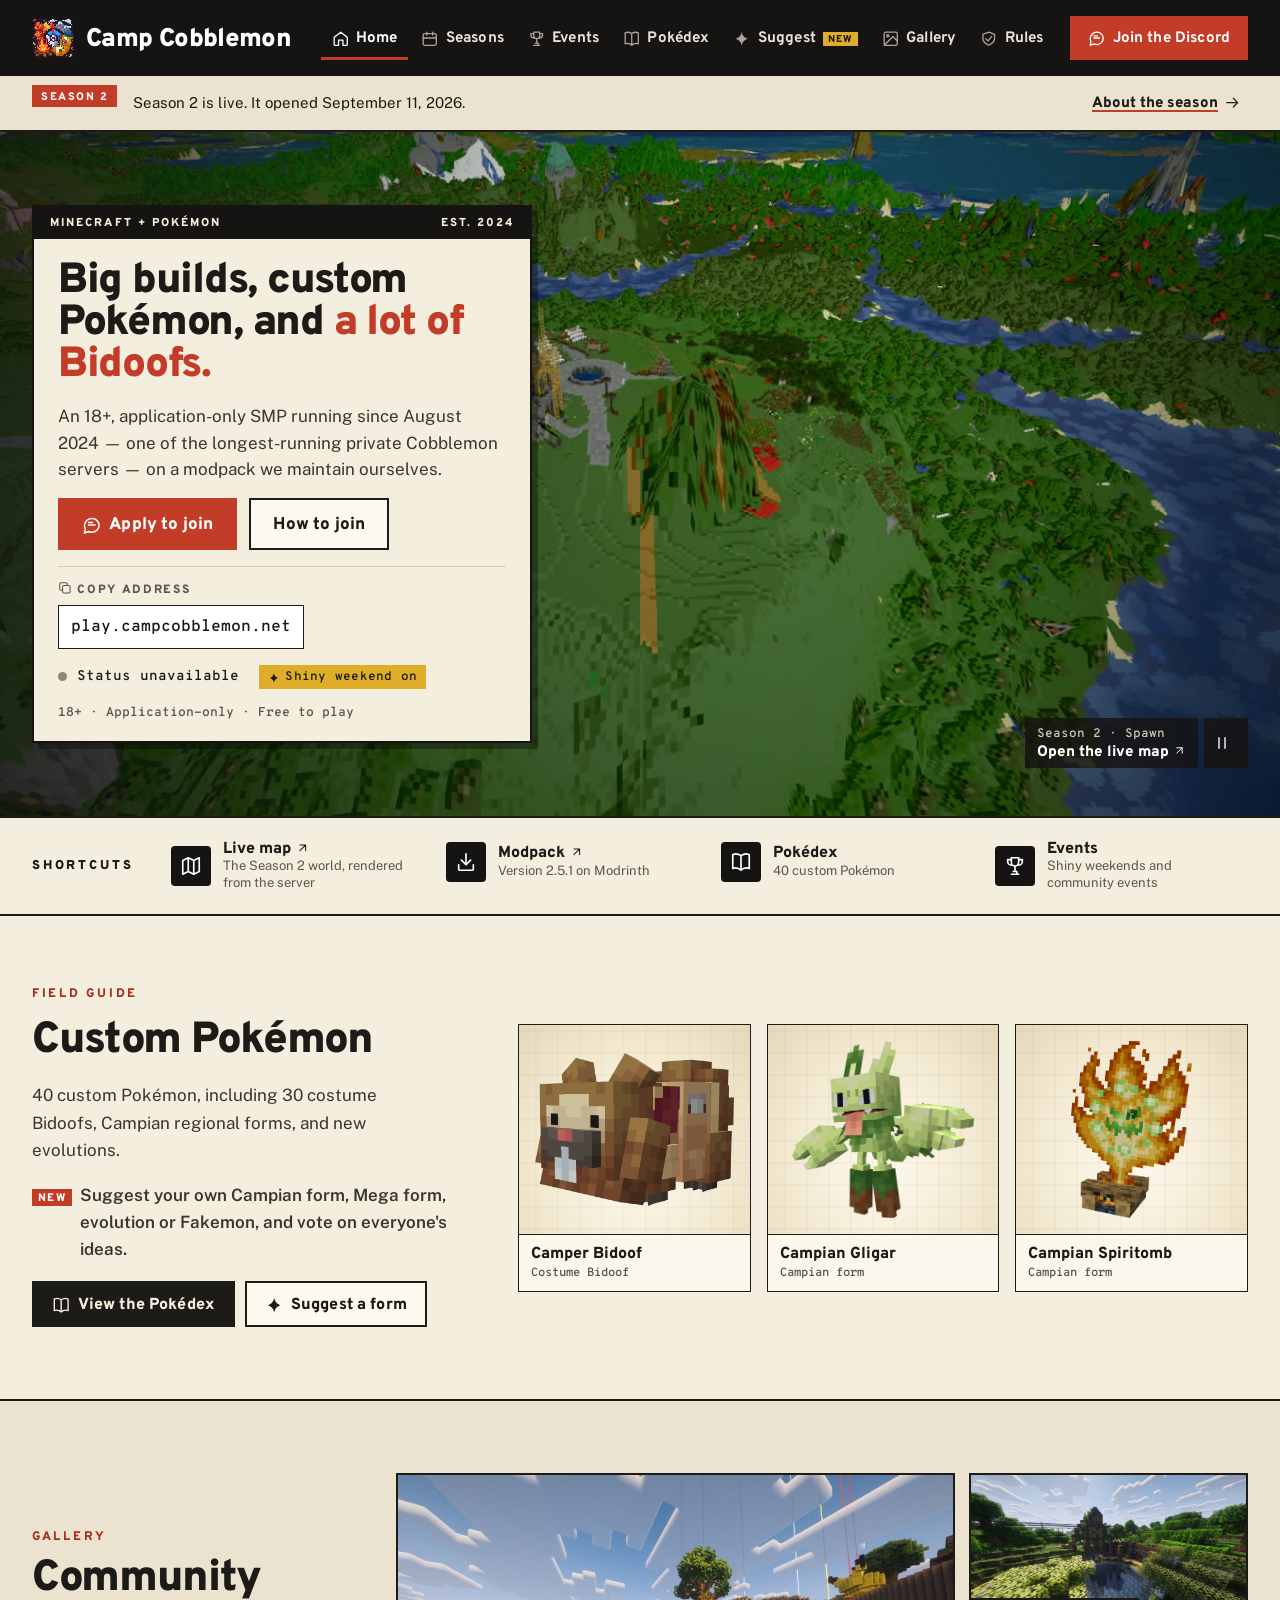
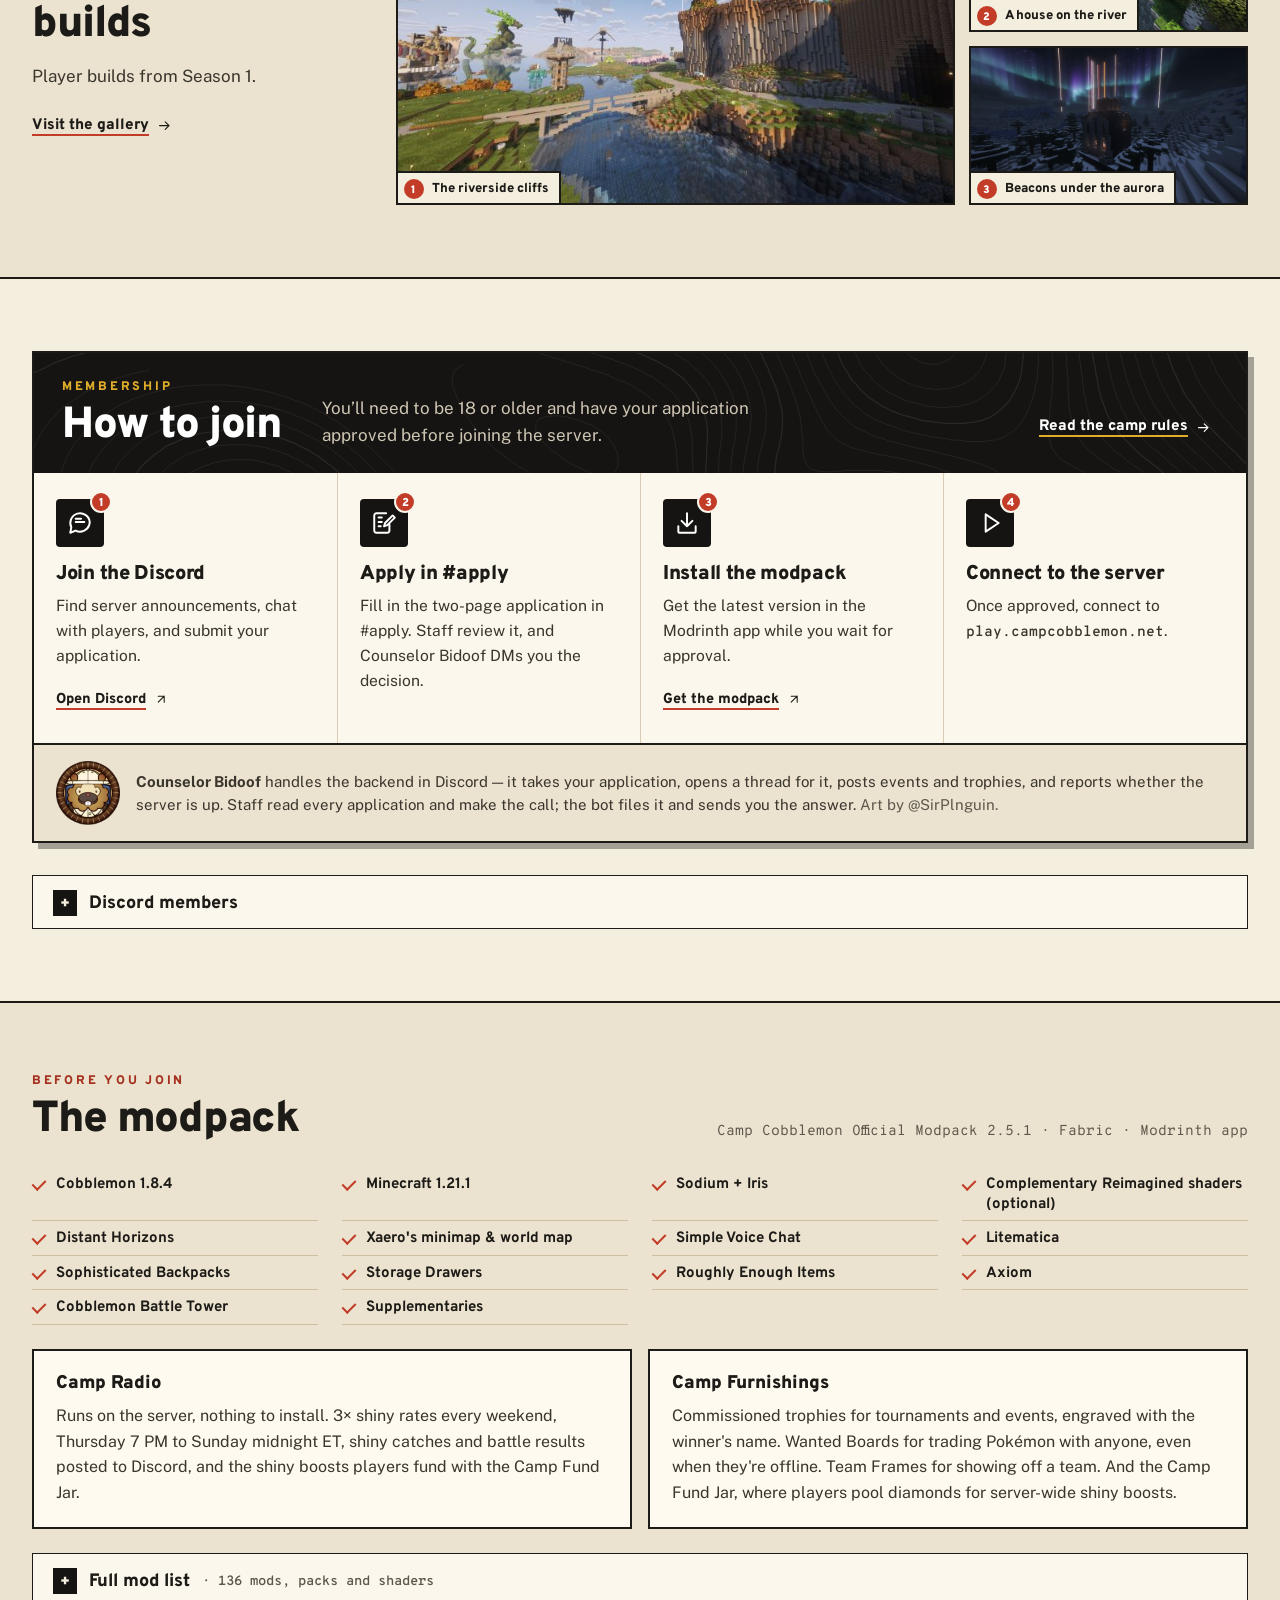
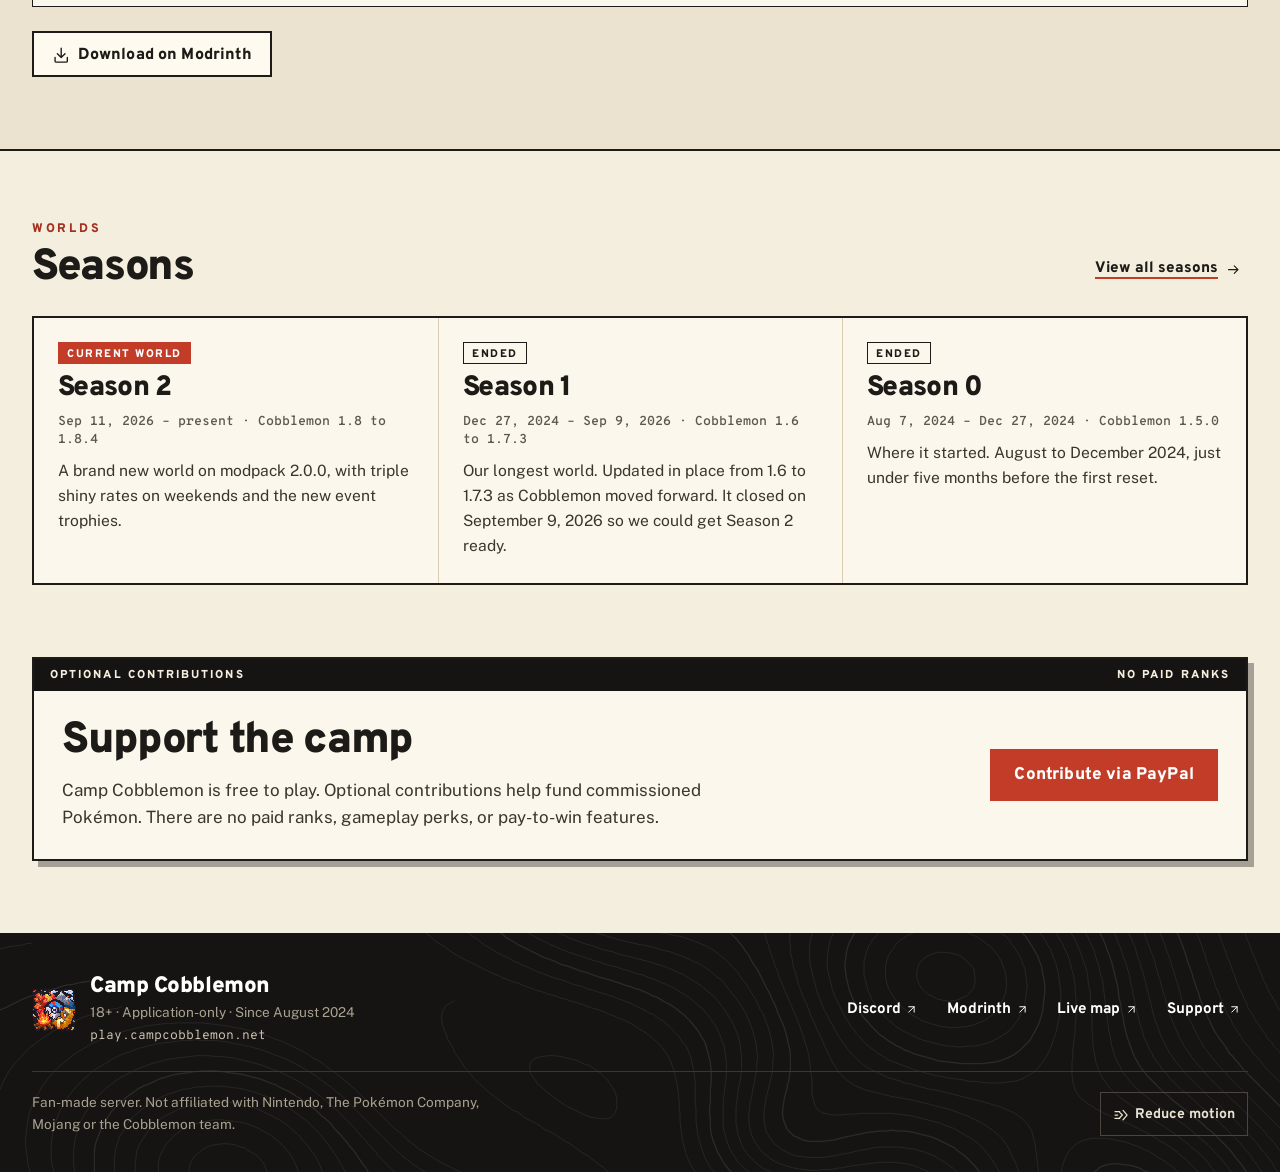
<file: index.html>
<!doctype html>
<html lang="en">
<head>
  <meta charset="utf-8">
  <meta name="viewport" content="width=device-width, initial-scale=1">
  <title>Camp Cobblemon</title>
  <meta name="description" content="Big builds, custom Pokémon, and a lot of Bidoofs. Camp Cobblemon is an 18+, application-only SMP open since August 2024 — one of the longest-running private Cobblemon servers. Season 2 opened September 11, 2026.">
  <meta property="og:site_name" content="Camp Cobblemon">
  <meta property="og:type" content="website">
  <meta property="og:url" content="https://campcobblemon.net/">
  <meta property="og:title" content="Camp Cobblemon">
  <meta property="og:description" content="Big builds, custom Pokémon, and a lot of Bidoofs. 18+, application-only, open since August 2024.">
  <meta property="og:image" content="https://campcobblemon.net/assets/season2/banner.jpg">
  <meta property="og:image:width" content="960">
  <meta property="og:image:height" content="540">
  <meta name="twitter:card" content="summary_large_image">
  <meta name="theme-color" content="#151412">
  <link rel="icon" href="assets/logo.png">
  <link rel="preconnect" href="https://fonts.googleapis.com">
  <link rel="preconnect" href="https://fonts.gstatic.com" crossorigin>
  <link href="https://fonts.googleapis.com/css2?family=Overpass:wght@600;700;800;900&family=Overpass+Mono:wght@500;600&family=Public+Sans:wght@400;500;600;700&display=swap" rel="stylesheet">
  <script>try{document.documentElement.setAttribute("data-motion",matchMedia("(prefers-reduced-motion: reduce)").matches||localStorage.getItem("camp-motion")==="reduced"?"reduced":"full")}catch(e){}</script>
  <link rel="stylesheet" href="site.css?v=ba1707b2">
</head>
<body class="home-page">
<a class="skip-link" href="#main">Skip to content</a>

<header class="site-header">
  <div class="wrap">
    <a class="brand" href="index.html"><img src="assets/logo.png" alt=""><span>Camp Cobblemon</span></a>
    <button class="nav-toggle" type="button" aria-expanded="false" aria-controls="primary-nav" hidden><svg class="icon" aria-hidden="true" focusable="false"><use href="assets/icons.svg#menu"></use></svg>Menu</button>
    <nav class="nav" id="primary-nav" aria-label="Main navigation">
      <a href="index.html" class="active" aria-current="page"><svg class="icon" aria-hidden="true" focusable="false"><use href="assets/icons.svg#home"></use></svg>Home</a>
      <a href="seasons.html"><svg class="icon" aria-hidden="true" focusable="false"><use href="assets/icons.svg#calendar"></use></svg>Seasons</a>
      <a href="events.html"><svg class="icon" aria-hidden="true" focusable="false"><use href="assets/icons.svg#events"></use></svg>Events</a>
      <a href="pokedex.html"><svg class="icon" aria-hidden="true" focusable="false"><use href="assets/icons.svg#book"></use></svg>Pokédex</a>
      <a href="suggest.html"><svg class="icon" aria-hidden="true" focusable="false"><use href="assets/icons.svg#sparkle"></use></svg>Suggest<span class="nav-new" data-new-until="2026-11-21">New</span></a>
      <a href="gallery.html"><svg class="icon" aria-hidden="true" focusable="false"><use href="assets/icons.svg#gallery"></use></svg>Gallery</a>
      <a href="rules.html"><svg class="icon" aria-hidden="true" focusable="false"><use href="assets/icons.svg#shield"></use></svg>Rules</a>
      <a class="btn btn-primary" data-link="discord" href="https://discord.com/invite/fWGNXbbjsd" target="_blank" rel="noopener"><svg class="icon" aria-hidden="true" focusable="false"><use href="assets/icons.svg#chat"></use></svg>Join the Discord</a>
    </nav>
  </div>
</header>

<main id="main" tabindex="-1">

  <aside class="season-announcement" aria-label="Season announcement">
    <div class="wrap">
      <span class="tag">Season 2</span>
      <p data-season-line>Season 2 is live. It opened September 11, 2026.</p>
      <a href="seasons.html#s2">About the season <svg class="icon" aria-hidden="true" focusable="false"><use href="assets/icons.svg#arrow"></use></svg></a>
    </div>
  </aside>

  <section class="hero" aria-labelledby="welcome-heading">
    <video class="hero-landscape" autoplay muted loop playsinline preload="auto" poster="assets/video/s2-flyover-poster.jpg?v=crop72" aria-hidden="true"><source src="assets/video/s2-flyover.mp4?v=crop72" type="video/mp4"></video>
    <div class="wrap hero-inner">
      <div class="hero-panel">
        <p class="panel-hd"><span>Minecraft + Pokémon</span><span>Est. 2024</span></p>
        <div class="hero-copy">
          <h1 id="welcome-heading">Big builds, custom Pokémon, and <span>a lot of Bidoofs.</span></h1>
          <p class="lede">An 18+, application-only SMP running since August 2024&nbsp;— one of the longest-running private Cobblemon servers&nbsp;— on a modpack we maintain ourselves.</p>
          <div class="actions">
            <a class="btn btn-primary btn-lg" data-link="discord" href="https://discord.com/invite/fWGNXbbjsd" target="_blank" rel="noopener"><svg class="icon" aria-hidden="true" focusable="false"><use href="assets/icons.svg#chat"></use></svg>Apply to join</a>
            <a class="btn btn-outline btn-lg" href="#join">How to join</a>
          </div>
          <div class="server-address"><span class="lbl"><svg class="icon" aria-hidden="true" focusable="false"><use href="assets/icons.svg#copy"></use></svg>Copy address</span><button class="mono" data-copy aria-label="Copy server address" title="Copy the server address" data-address>play.campcobblemon.net</button></div>
          <p class="sr-only" id="copy-feedback" role="status"></p>
          <div class="status" id="status" role="status">
            <span class="dot" aria-hidden="true"></span>
            <strong class="status-text">Checking server…</strong>
            <span class="status-players"></span>
            <span class="tag shiny-badge" id="shiny-badge" hidden><svg class="icon" aria-hidden="true" focusable="false"><use href="assets/icons.svg#sparkle"></use></svg>Shiny weekend on</span>
          </div>
          <p class="hero-note">18+ · Application-only · Free to play</p>
        </div>
      </div>
      <div class="hero-tools">
        <a class="landscape-credit" data-link="map" href="https://map.campcobblemon.net" target="_blank" rel="noopener"><span>Season 2 · Spawn</span><strong>Open the live map<svg class="icon trail" aria-hidden="true" focusable="false"><use href="assets/icons.svg#external"></use></svg></strong></a>
        <button class="video-toggle" type="button" data-video-toggle aria-label="Pause the background video" hidden><svg class="icon" aria-hidden="true" focusable="false"><use href="assets/icons.svg#pause"></use></svg></button>
      </div>
    </div>
  </section>

  <nav class="key-strip" aria-label="Player shortcuts">
    <div class="wrap">
      <p class="key-title" aria-hidden="true">Shortcuts</p>
      <ul class="key-list">
        <li><a data-link="map" href="https://map.campcobblemon.net" target="_blank" rel="noopener"><span class="picto" aria-hidden="true"><svg class="icon" aria-hidden="true" focusable="false"><use href="assets/icons.svg#map"></use></svg></span><span><strong>Live map<svg class="icon trail" aria-hidden="true" focusable="false"><use href="assets/icons.svg#external"></use></svg></strong><small>The Season 2 world, rendered from the server</small></span></a></li>
        <li><a data-link="modrinth" href="https://modrinth.com/modpack/camp-cobblemon-modpack" target="_blank" rel="noopener"><span class="picto" aria-hidden="true"><svg class="icon" aria-hidden="true" focusable="false"><use href="assets/icons.svg#download"></use></svg></span><span><strong>Modpack<svg class="icon trail" aria-hidden="true" focusable="false"><use href="assets/icons.svg#external"></use></svg></strong><small>Version <span data-modpack-version>2.5.1</span> on Modrinth</small></span></a></li>
        <li><a href="pokedex.html"><span class="picto" aria-hidden="true"><svg class="icon" aria-hidden="true" focusable="false"><use href="assets/icons.svg#book"></use></svg></span><span><strong>Pokédex</strong><small><span data-mon-count>40</span> custom Pokémon</small></span></a></li>
        <li><a href="events.html"><span class="picto" aria-hidden="true"><svg class="icon" aria-hidden="true" focusable="false"><use href="assets/icons.svg#events"></use></svg></span><span><strong>Events</strong><small>Shiny weekends and community events</small></span></a></li>
      </ul>
    </div>
  </nav>

  <section class="section camp-field-guide" aria-labelledby="locals-heading">
    <div class="wrap">
      <div class="field-guide-copy">
        <p class="kicker">Field guide</p>
        <h2 id="locals-heading">Custom Pokémon</h2>
        <p><span data-mon-count>40</span> custom Pokémon, including <span data-bidoof-count>30</span> costume Bidoofs, Campian regional forms, and new evolutions.</p>
        <p class="new-callout" data-new-until="2026-11-21"><span class="new-tag">New</span> Suggest your own Campian form, Mega form, evolution or Fakemon, and vote on everyone's ideas.</p>
        <div class="field-guide-actions">
          <a class="btn btn-dark" href="pokedex.html"><svg class="icon" aria-hidden="true" focusable="false"><use href="assets/icons.svg#book"></use></svg>View the Pokédex</a>
          <a class="btn btn-outline" href="suggest.html"><svg class="icon" aria-hidden="true" focusable="false"><use href="assets/icons.svg#sparkle"></use></svg>Suggest a form</a>
        </div>
      </div>
      <div class="specimen-lineup">
        <figure><img src="assets/pokemon/r33.png" alt="Camper Bidoof carrying a backpack" width="256" height="256" loading="lazy"><figcaption><strong>Camper Bidoof</strong><span>Costume Bidoof</span></figcaption></figure>
        <figure><img src="assets/pokemon/r29.png" alt="Campian Gligar" width="256" height="256" loading="lazy"><figcaption><strong>Campian Gligar</strong><span>Campian form</span></figcaption></figure>
        <figure><img src="assets/pokemon/r32.png" alt="Campian Spiritomb" width="256" height="256" loading="lazy"><figcaption><strong>Campian Spiritomb</strong><span>Campian form</span></figcaption></figure>
      </div>
    </div>
  </section>

  <section class="section camp-gallery" aria-labelledby="builds-heading">
    <div class="wrap">
      <div class="builds-copy">
        <p class="kicker">Gallery</p>
        <h2 id="builds-heading">Community builds</h2>
        <p class="gallery-note">Player builds from Season 1.</p>
        <a class="more" href="gallery.html">Visit the gallery <svg class="icon" aria-hidden="true" focusable="false"><use href="assets/icons.svg#arrow"></use></svg></a>
      </div>
      <div class="thumbs-3" id="featured"></div>
    </div>
  </section>

  <section class="section join-grid" id="join" aria-labelledby="join-heading">
    <div class="wrap">
      <div class="sheet">
        <div class="sheet-head">
          <div><p class="kicker">Membership</p><h2 id="join-heading">How to join</h2></div>
          <p class="join-intro">You’ll need to be 18 or older and have your application approved before joining the server.</p>
          <a class="more" href="rules.html">Read the camp rules <svg class="icon" aria-hidden="true" focusable="false"><use href="assets/icons.svg#arrow"></use></svg></a>
        </div>
        <ol class="join-steps">
          <li class="step"><span class="picto" aria-hidden="true"><svg class="icon" aria-hidden="true" focusable="false"><use href="assets/icons.svg#chat"></use></svg><b>1</b></span><strong>Join the Discord</strong><p>Find server announcements, chat with players, and submit your application.</p><a class="more" data-link="discord" href="https://discord.com/invite/fWGNXbbjsd" target="_blank" rel="noopener">Open Discord <svg class="icon" aria-hidden="true" focusable="false"><use href="assets/icons.svg#external"></use></svg></a></li>
          <li class="step"><span class="picto" aria-hidden="true"><svg class="icon" aria-hidden="true" focusable="false"><use href="assets/icons.svg#apply"></use></svg><b>2</b></span><strong>Apply in #apply</strong><p>Fill in the two-page application in #apply. Staff review it, and Counselor Bidoof DMs you the decision.</p></li>
          <li class="step"><span class="picto" aria-hidden="true"><svg class="icon" aria-hidden="true" focusable="false"><use href="assets/icons.svg#download"></use></svg><b>3</b></span><strong>Install the modpack</strong><p>Get the latest version in the Modrinth app while you wait for approval.</p><a class="more" data-link="modrinth" href="https://modrinth.com/modpack/camp-cobblemon-modpack" target="_blank" rel="noopener">Get the modpack <svg class="icon" aria-hidden="true" focusable="false"><use href="assets/icons.svg#external"></use></svg></a></li>
          <li class="step"><span class="picto" aria-hidden="true"><svg class="icon" aria-hidden="true" focusable="false"><use href="assets/icons.svg#play"></use></svg><b>4</b></span><strong>Connect to the server</strong><p>Once approved, connect to <span class="mono" data-address>play.campcobblemon.net</span>.</p></li>
        </ol>
        <aside class="bot-note">
          <img src="assets/counselor.png" alt="Counselor Bidoof, the camp's Discord bot" width="192" height="192" loading="lazy">
          <p><strong>Counselor Bidoof</strong> handles the backend in Discord — it takes your application, opens a thread for it, posts events and trophies, and reports whether the server is up. Staff read every application and make the call; the bot files it and sends you the answer. <span class="faint">Art by @SirPlnguin.</span></p>
        </aside>
      </div>
      <details class="dropdown discord-widget">
        <summary>Discord members</summary>
        <iframe src="https://discord.com/widget?id=1269333810647138377&theme=light" width="350" height="500" title="Camp Cobblemon Discord" allowtransparency="true" frameborder="0" loading="lazy" sandbox="allow-popups allow-popups-to-escape-sandbox allow-same-origin allow-scripts"></iframe>
      </details>
    </div>
  </section>

  <section class="section modpack" id="modpack" aria-labelledby="modpack-heading">
    <div class="wrap">
      <div class="section-head">
        <div><p class="kicker">Before you join</p><h2 id="modpack-heading">The modpack</h2></div>
        <p class="mono">Camp Cobblemon Official Modpack <span data-modpack-version>2.5.1</span> · Fabric · Modrinth app</p>
      </div>
      <div class="chips" id="modpack-chips"></div>
      <div class="cards-4" id="modpack-ours"></div>
      <details class="dropdown">
        <summary>Full mod list <span class="faint"><span class="sep" aria-hidden="true">· </span><span data-mod-count>136</span> mods, packs and shaders</span></summary>
        <div class="modlist" id="modlist"></div>
      </details>
      <div><a class="btn btn-outline" data-link="modrinth" href="https://modrinth.com/modpack/camp-cobblemon-modpack" target="_blank" rel="noopener"><svg class="icon" aria-hidden="true" focusable="false"><use href="assets/icons.svg#download"></use></svg>Download on Modrinth</a></div>
    </div>
  </section>

  <section class="section" id="seasons-section" aria-labelledby="seasons-heading">
    <div class="wrap">
      <div class="section-head">
        <div><p class="kicker">Worlds</p><h2 id="seasons-heading">Seasons</h2></div>
        <a class="more" href="seasons.html">View all seasons <svg class="icon" aria-hidden="true" focusable="false"><use href="assets/icons.svg#arrow"></use></svg></a>
      </div>
      <div class="seasons" id="seasons"></div>
    </div>
  </section>

  <section class="section" id="support" aria-labelledby="support-heading">
    <div class="wrap">
      <div class="support">
        <p class="panel-hd" aria-hidden="true"><span>Optional contributions</span><span>No paid ranks</span></p>
        <div class="support-body">
          <div class="support-copy">
            <h2 id="support-heading">Support the camp</h2>
            <p>Camp Cobblemon is free to play. Optional contributions help fund commissioned Pokémon.
            There are no paid ranks, gameplay perks, or pay-to-win features.</p>
          </div>
          <a class="btn btn-primary btn-lg" data-link="paypal" href="https://paypal.me/campcobblemon" target="_blank" rel="noopener">Contribute via PayPal</a>
          <div class="goals" id="support-goals" hidden></div>
        </div>
      </div>
    </div>
  </section>

</main>

<footer class="site-footer">
  <div class="wrap">
    <div class="foot-brand"><img src="assets/logo.png" alt="" width="44" height="44"><div><strong>Camp Cobblemon</strong><span>18+ · Application-only · Since August 2024</span><span class="mono" data-address>play.campcobblemon.net</span></div></div>
    <nav aria-label="Footer links">
      <a data-link="discord" href="https://discord.com/invite/fWGNXbbjsd" target="_blank" rel="noopener">Discord<svg class="icon trail" aria-hidden="true" focusable="false"><use href="assets/icons.svg#external"></use></svg></a>
      <a data-link="modrinth" href="https://modrinth.com/modpack/camp-cobblemon-modpack" target="_blank" rel="noopener">Modrinth<svg class="icon trail" aria-hidden="true" focusable="false"><use href="assets/icons.svg#external"></use></svg></a>
      <a data-link="map" href="https://map.campcobblemon.net" target="_blank" rel="noopener">Live map<svg class="icon trail" aria-hidden="true" focusable="false"><use href="assets/icons.svg#external"></use></svg></a>
      <a data-link="paypal" href="https://paypal.me/campcobblemon" target="_blank" rel="noopener">Support<svg class="icon trail" aria-hidden="true" focusable="false"><use href="assets/icons.svg#external"></use></svg></a>
    </nav>
    <div class="foot-base">
      <p class="foot-note">Fan-made server. Not affiliated with Nintendo, The Pokémon Company, Mojang or the Cobblemon team.</p>
      <button class="motion-toggle" type="button" data-motion-toggle aria-pressed="false" hidden><svg class="icon" aria-hidden="true" focusable="false"><use href="assets/icons.svg#motion"></use></svg><span>Reduce motion</span></button>
    </div>
  </div>
</footer>

<script src="content.js?v=4cea7570"></script>
<script src="mods.js?v=deeb9f07"></script>
<script src="site.js?v=dffadf98"></script>
</body>
</html>
</file>
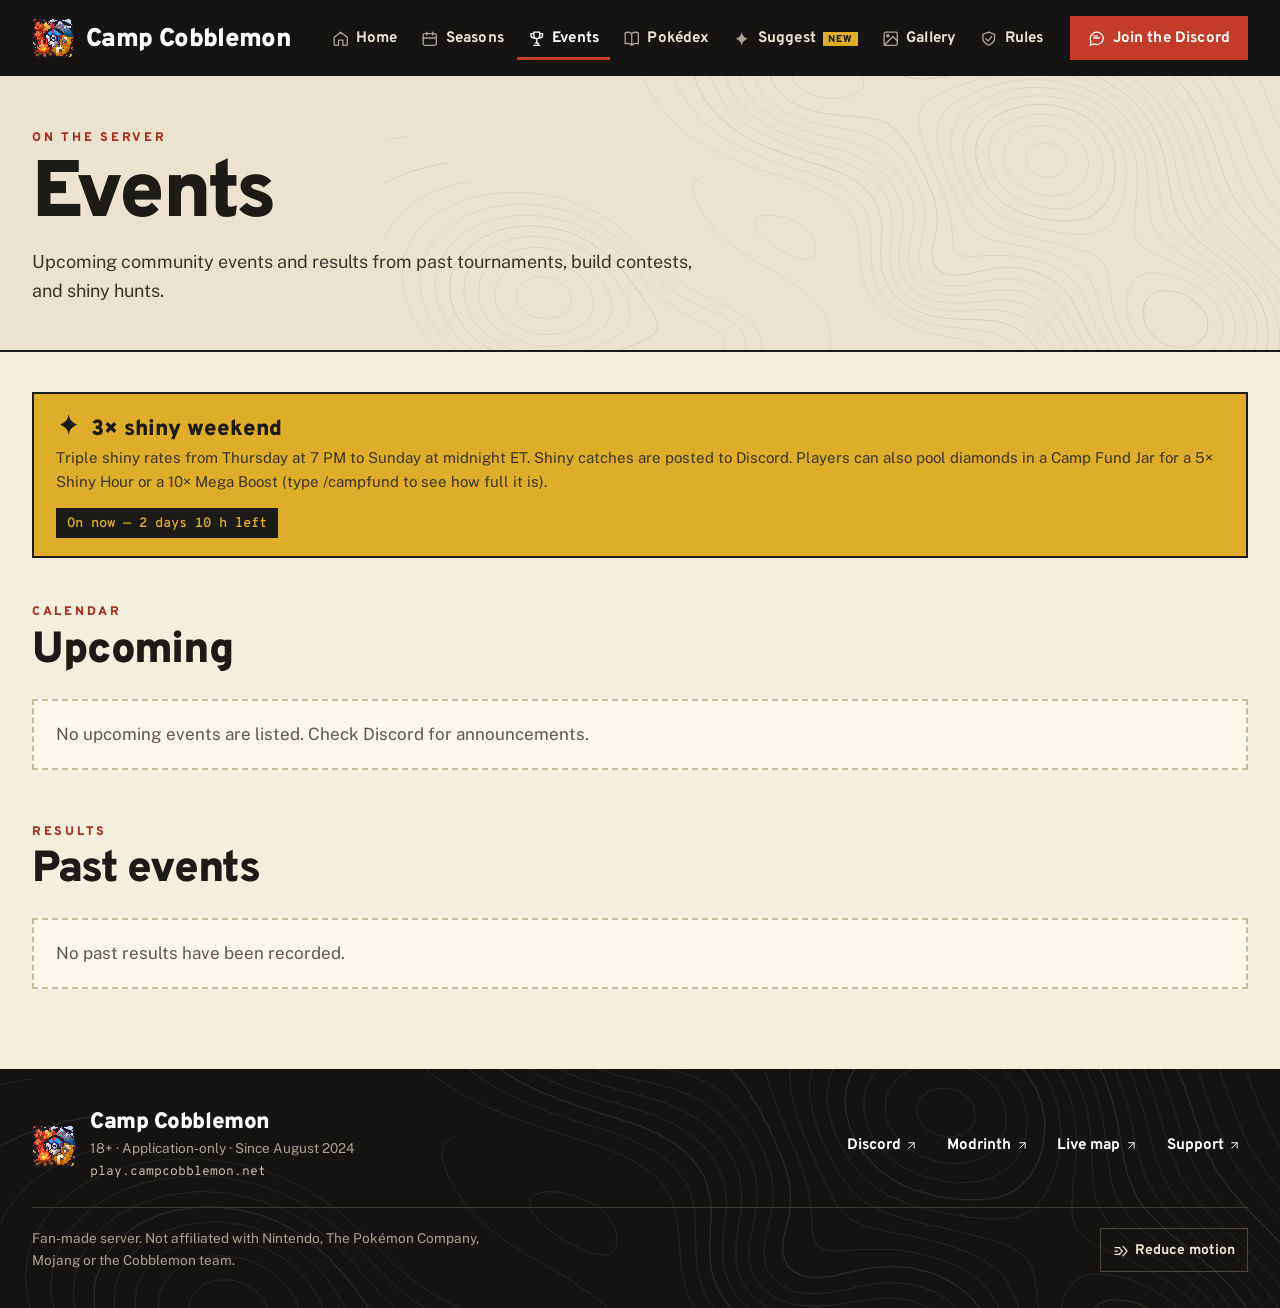
<file: events.html>
<!doctype html>
<html lang="en">
<head>
  <meta charset="utf-8">
  <meta name="viewport" content="width=device-width, initial-scale=1">
  <title>Events · Camp Cobblemon</title>
  <meta name="description" content="Camp Cobblemon events: tournaments, build contests, shiny hunts — upcoming and past, with results and trophies.">
  <meta property="og:site_name" content="Camp Cobblemon">
  <meta property="og:type" content="website">
  <meta property="og:url" content="https://campcobblemon.net/events.html">
  <meta property="og:title" content="Events · Camp Cobblemon">
  <meta property="og:description" content="Tournaments, build contests, shiny hunts — upcoming and past, with results and trophies.">
  <meta property="og:image" content="https://campcobblemon.net/assets/season2/banner.jpg">
  <meta name="twitter:card" content="summary_large_image">
  <meta name="theme-color" content="#151412">
  <link rel="icon" href="assets/logo.png">
  <link rel="preconnect" href="https://fonts.googleapis.com">
  <link rel="preconnect" href="https://fonts.gstatic.com" crossorigin>
  <link href="https://fonts.googleapis.com/css2?family=Overpass:wght@600;700;800;900&family=Overpass+Mono:wght@500;600&family=Public+Sans:wght@400;500;600;700&display=swap" rel="stylesheet">
  <script>try{document.documentElement.setAttribute("data-motion",matchMedia("(prefers-reduced-motion: reduce)").matches||localStorage.getItem("camp-motion")==="reduced"?"reduced":"full")}catch(e){}</script>
  <link rel="stylesheet" href="site.css?v=ba1707b2">
</head>
<body>
<a class="skip-link" href="#main">Skip to content</a>

<header class="site-header">
  <div class="wrap">
    <a class="brand" href="index.html"><img src="assets/logo.png" alt=""><span>Camp Cobblemon</span></a>
    <button class="nav-toggle" type="button" aria-expanded="false" aria-controls="primary-nav" hidden><svg class="icon" aria-hidden="true" focusable="false"><use href="assets/icons.svg#menu"></use></svg>Menu</button>
    <nav class="nav" id="primary-nav" aria-label="Main navigation">
      <a href="index.html"><svg class="icon" aria-hidden="true" focusable="false"><use href="assets/icons.svg#home"></use></svg>Home</a>
      <a href="seasons.html"><svg class="icon" aria-hidden="true" focusable="false"><use href="assets/icons.svg#calendar"></use></svg>Seasons</a>
      <a href="events.html" class="active" aria-current="page"><svg class="icon" aria-hidden="true" focusable="false"><use href="assets/icons.svg#events"></use></svg>Events</a>
      <a href="pokedex.html"><svg class="icon" aria-hidden="true" focusable="false"><use href="assets/icons.svg#book"></use></svg>Pokédex</a>
      <a href="suggest.html"><svg class="icon" aria-hidden="true" focusable="false"><use href="assets/icons.svg#sparkle"></use></svg>Suggest<span class="nav-new" data-new-until="2026-11-21">New</span></a>
      <a href="gallery.html"><svg class="icon" aria-hidden="true" focusable="false"><use href="assets/icons.svg#gallery"></use></svg>Gallery</a>
      <a href="rules.html"><svg class="icon" aria-hidden="true" focusable="false"><use href="assets/icons.svg#shield"></use></svg>Rules</a>
      <a class="btn btn-primary" data-link="discord" href="https://discord.com/invite/fWGNXbbjsd" target="_blank" rel="noopener"><svg class="icon" aria-hidden="true" focusable="false"><use href="assets/icons.svg#chat"></use></svg>Join the Discord</a>
    </nav>
  </div>
</header>

<main id="main" tabindex="-1">

  <div class="page-head">
    <div class="wrap">
      <p class="kicker">On the server</p>
      <h1>Events</h1>
      <p class="lede">Upcoming community events and results from past tournaments, build contests, and shiny hunts.</p>
    </div>
  </div>

  <div class="wrap page-body">

    <div class="strip" id="shiny-strip">
      <div class="strip-main"><span class="strip-title"><svg class="icon" aria-hidden="true" focusable="false"><use href="assets/icons.svg#sparkle"></use></svg>3× shiny weekend</span><span class="strip-sub">Triple shiny rates from Thursday at 7 PM to Sunday at midnight ET. Shiny catches are posted to Discord. Players can also pool diamonds in a Camp Fund Jar for a 5× Shiny Hour or a 10× Mega Boost (type /campfund to see how full it is).</span></div>
      <span class="tag" id="shiny-status">Checking…</span>
    </div>

    <section class="section">
      <div class="section-head"><div><p class="kicker">Calendar</p><h2>Upcoming</h2></div></div>
      <div class="event-list" id="events-upcoming"><p class="empty">Loading…</p></div>
    </section>

    <section class="section">
      <div class="section-head"><div><p class="kicker">Results</p><h2>Past events</h2></div></div>
      <div class="event-list" id="events-past"></div>
    </section>

  </div>

</main>

<footer class="site-footer">
  <div class="wrap">
    <div class="foot-brand"><img src="assets/logo.png" alt="" width="44" height="44"><div><strong>Camp Cobblemon</strong><span>18+ · Application-only · Since August 2024</span><span class="mono" data-address>play.campcobblemon.net</span></div></div>
    <nav aria-label="Footer links">
      <a data-link="discord" href="https://discord.com/invite/fWGNXbbjsd" target="_blank" rel="noopener">Discord<svg class="icon trail" aria-hidden="true" focusable="false"><use href="assets/icons.svg#external"></use></svg></a>
      <a data-link="modrinth" href="https://modrinth.com/modpack/camp-cobblemon-modpack" target="_blank" rel="noopener">Modrinth<svg class="icon trail" aria-hidden="true" focusable="false"><use href="assets/icons.svg#external"></use></svg></a>
      <a data-link="map" href="https://map.campcobblemon.net" target="_blank" rel="noopener">Live map<svg class="icon trail" aria-hidden="true" focusable="false"><use href="assets/icons.svg#external"></use></svg></a>
      <a data-link="paypal" href="https://paypal.me/campcobblemon" target="_blank" rel="noopener">Support<svg class="icon trail" aria-hidden="true" focusable="false"><use href="assets/icons.svg#external"></use></svg></a>
    </nav>
    <div class="foot-base">
      <p class="foot-note">Fan-made server. Not affiliated with Nintendo, The Pokémon Company, Mojang or the Cobblemon team.</p>
      <button class="motion-toggle" type="button" data-motion-toggle aria-pressed="false" hidden><svg class="icon" aria-hidden="true" focusable="false"><use href="assets/icons.svg#motion"></use></svg><span>Reduce motion</span></button>
    </div>
  </div>
</footer>

<script src="content.js?v=4cea7570"></script>
<script src="site.js?v=dffadf98"></script>
</body>
</html>
</file>
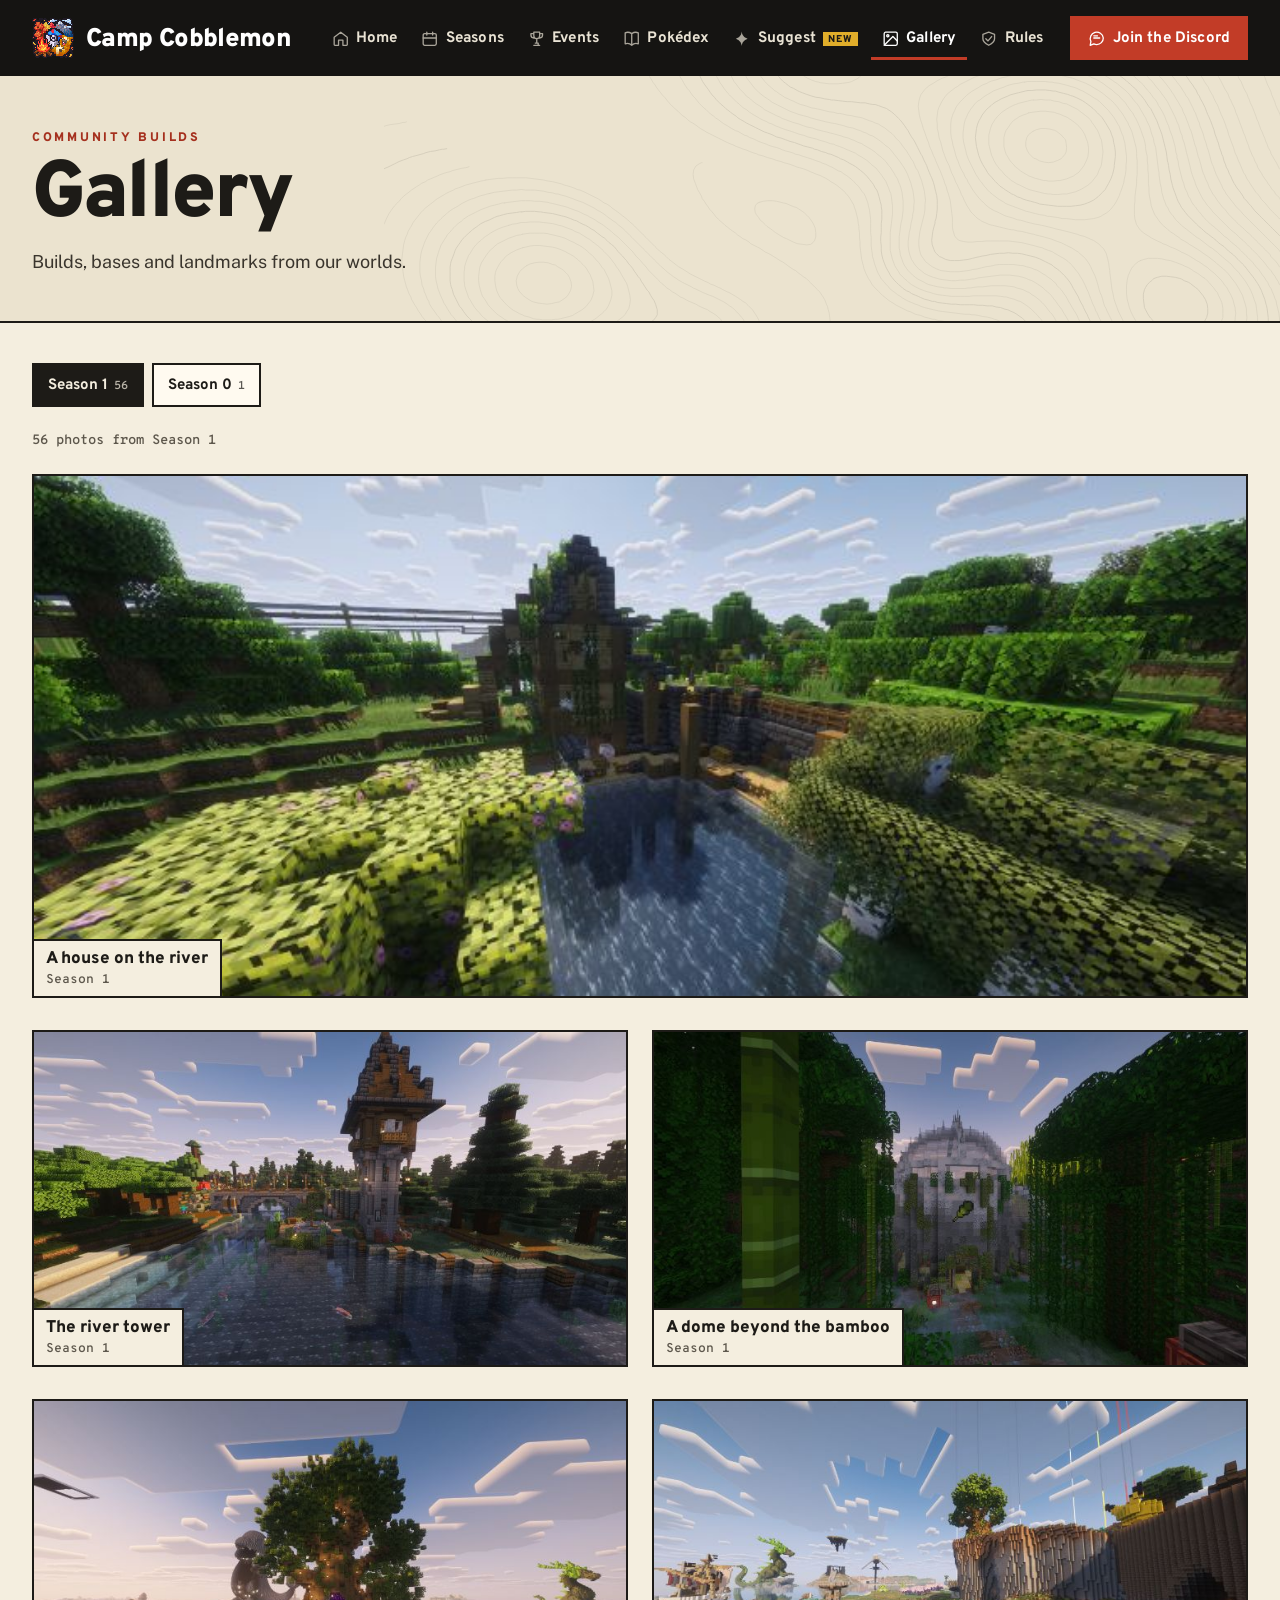
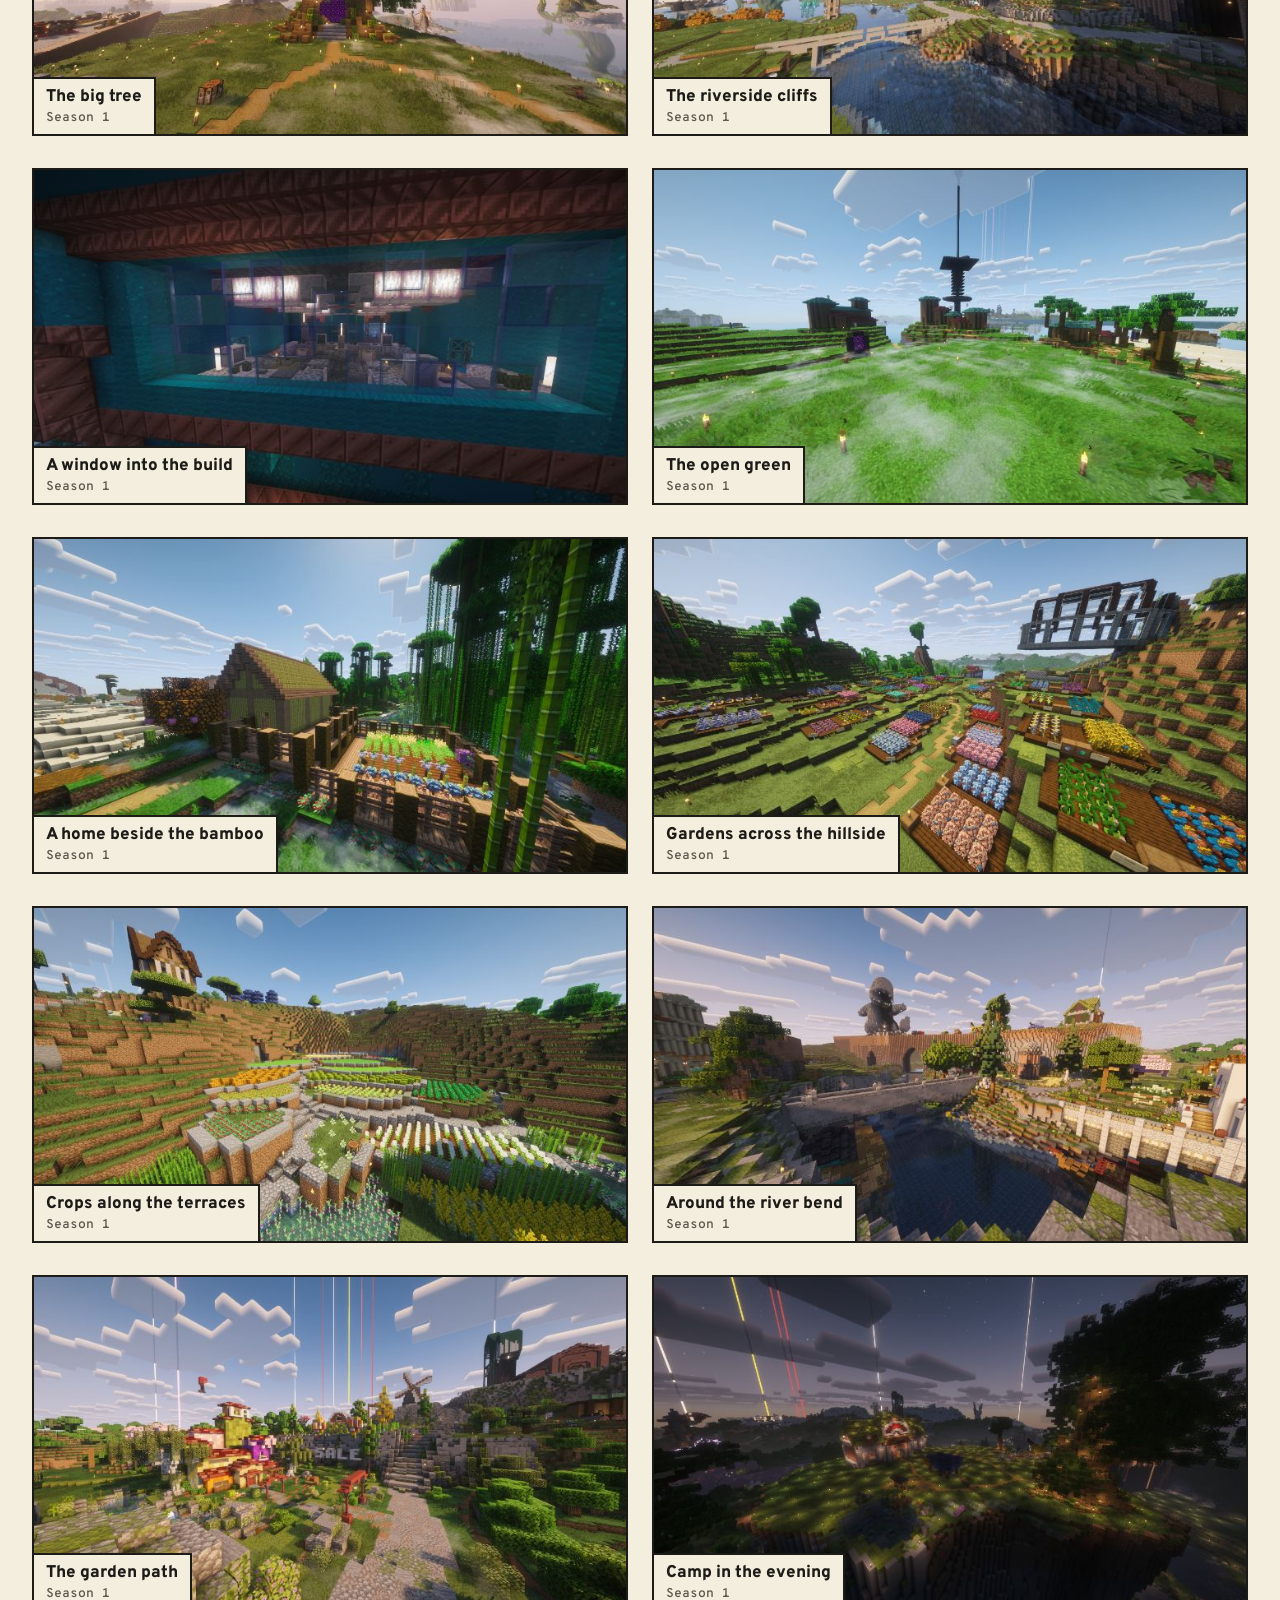
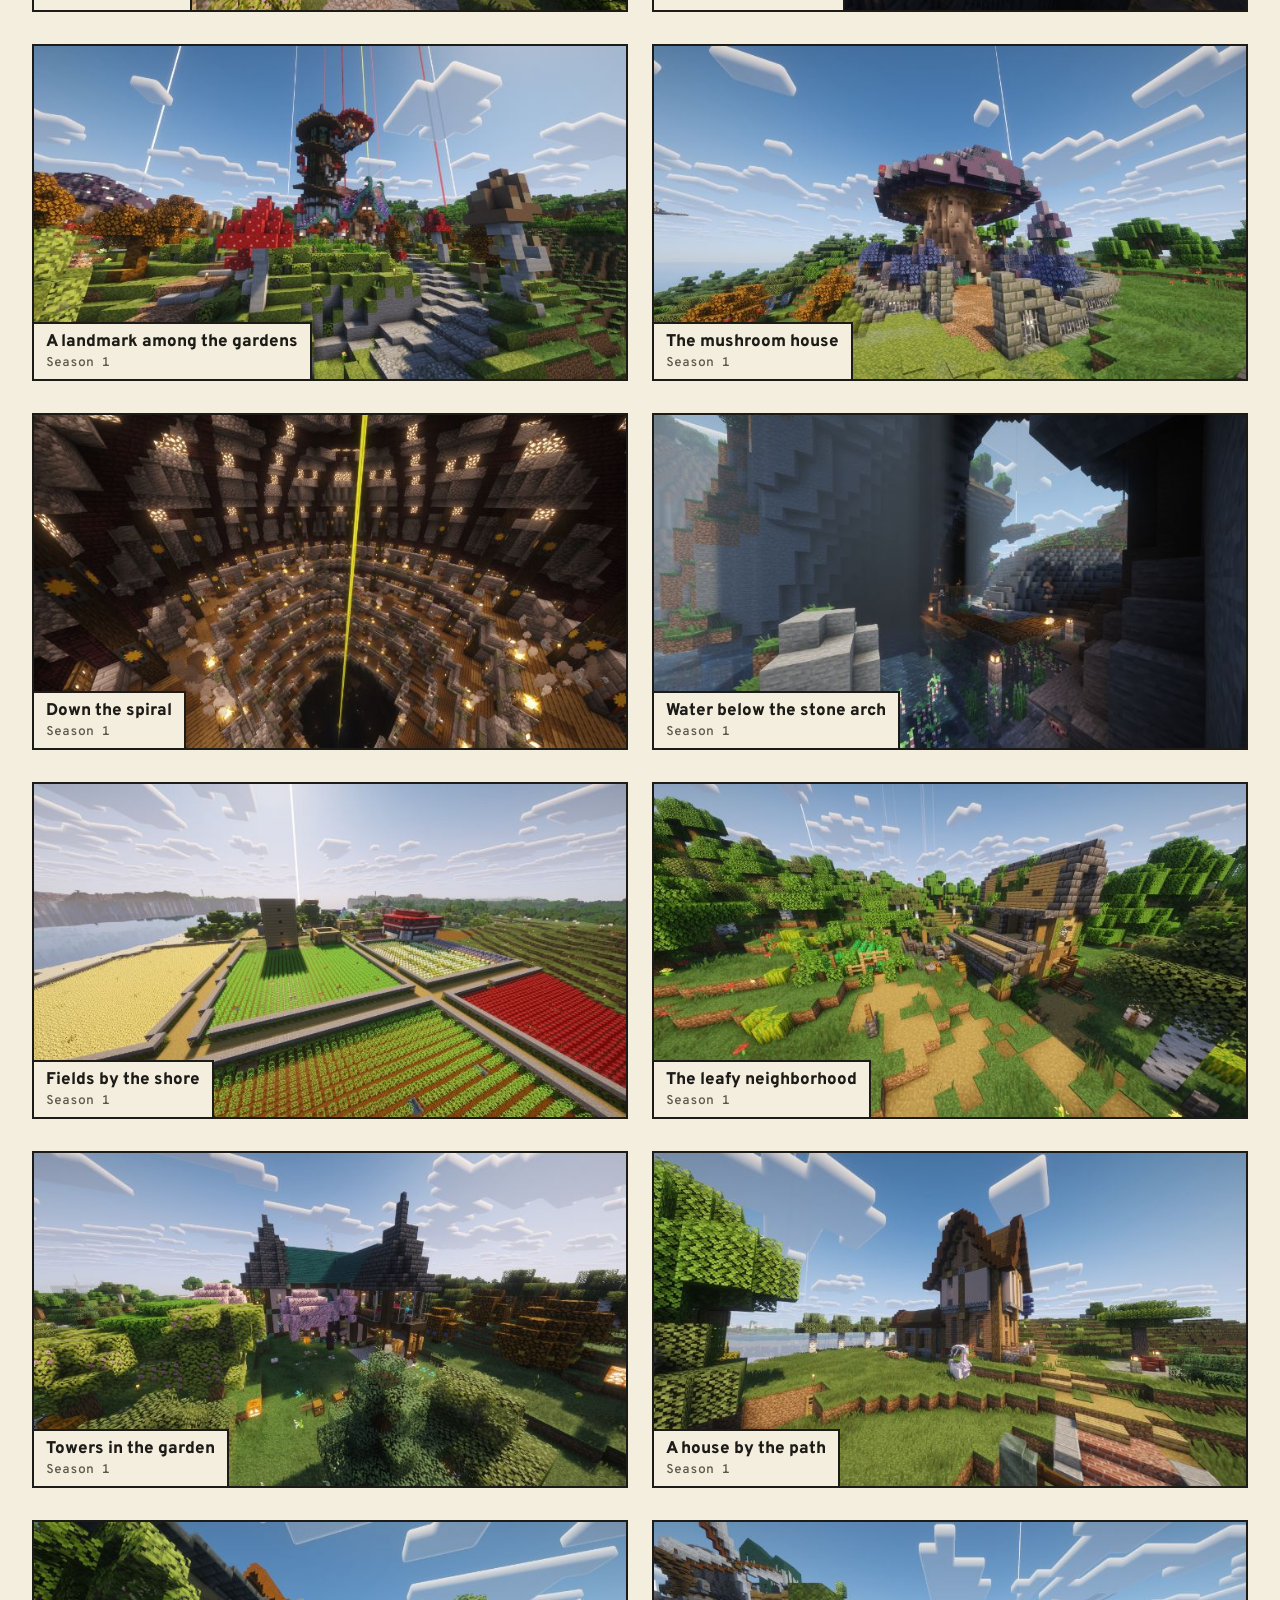
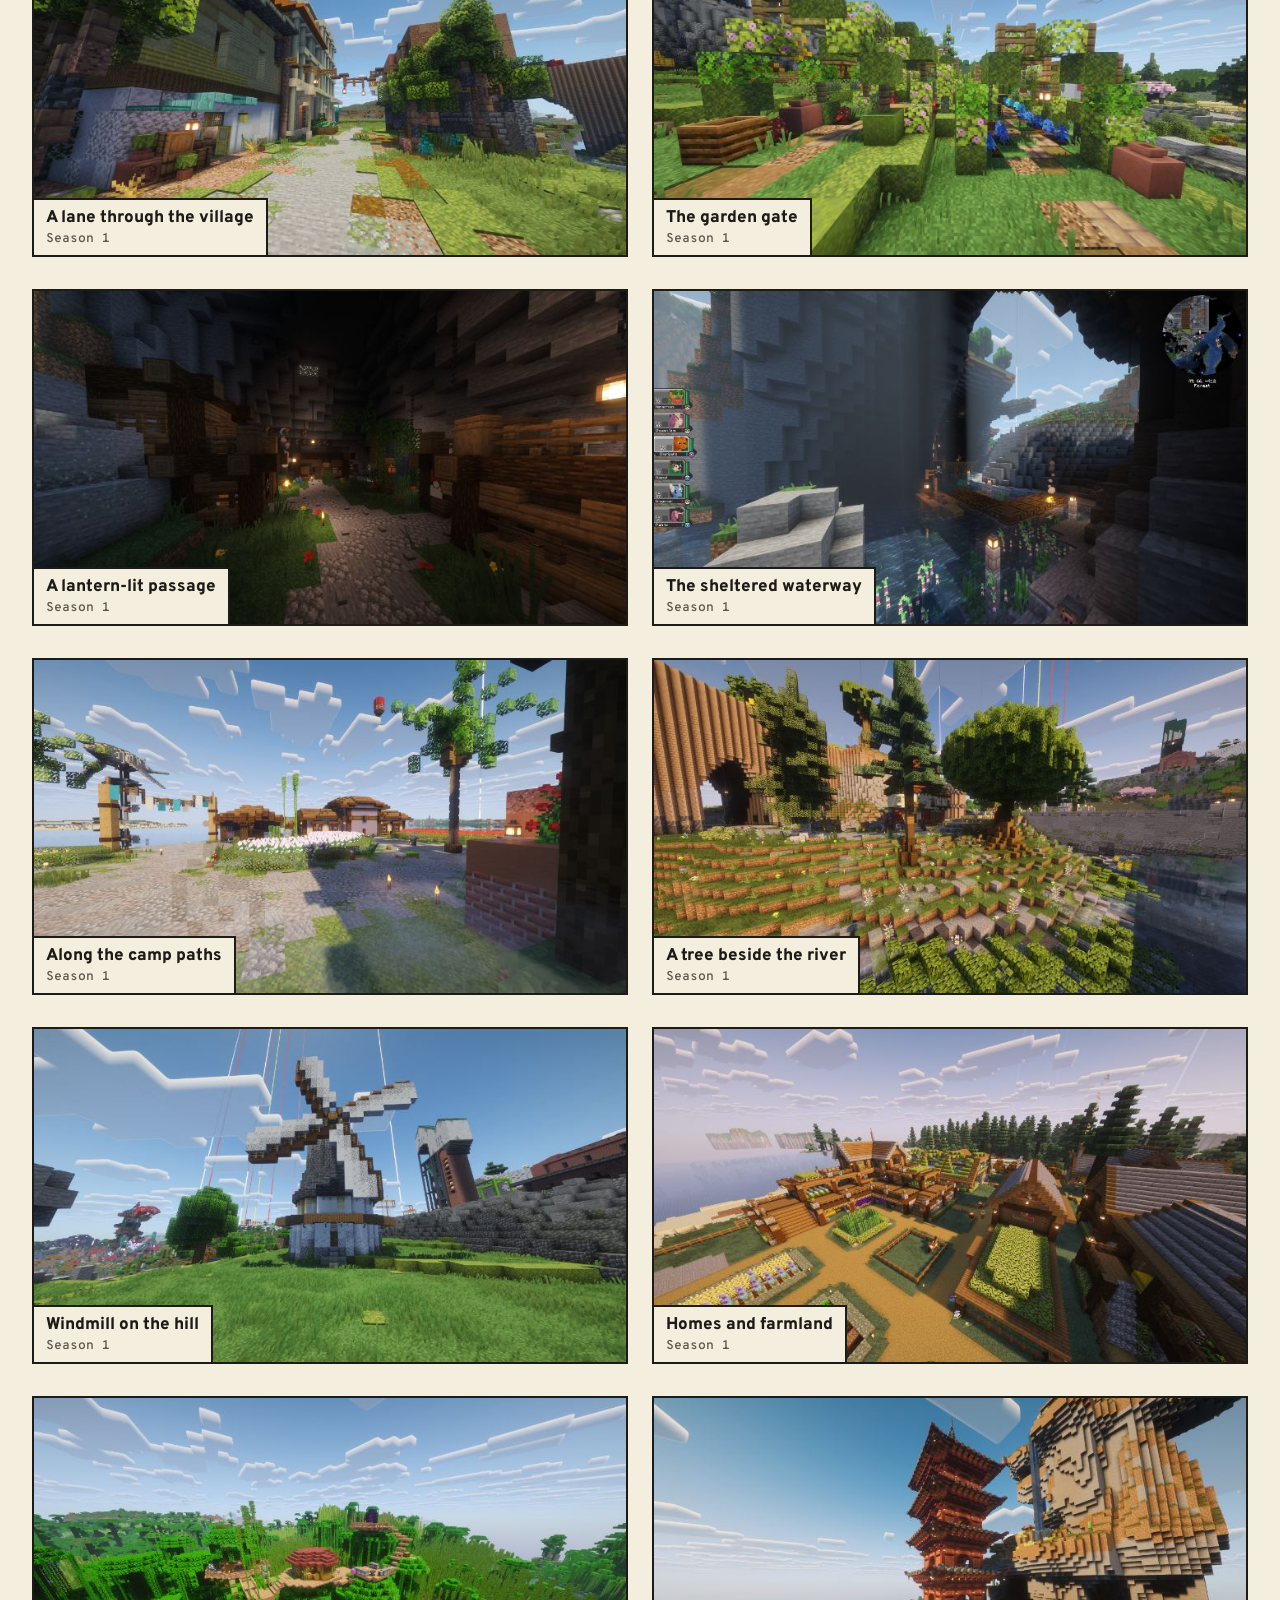
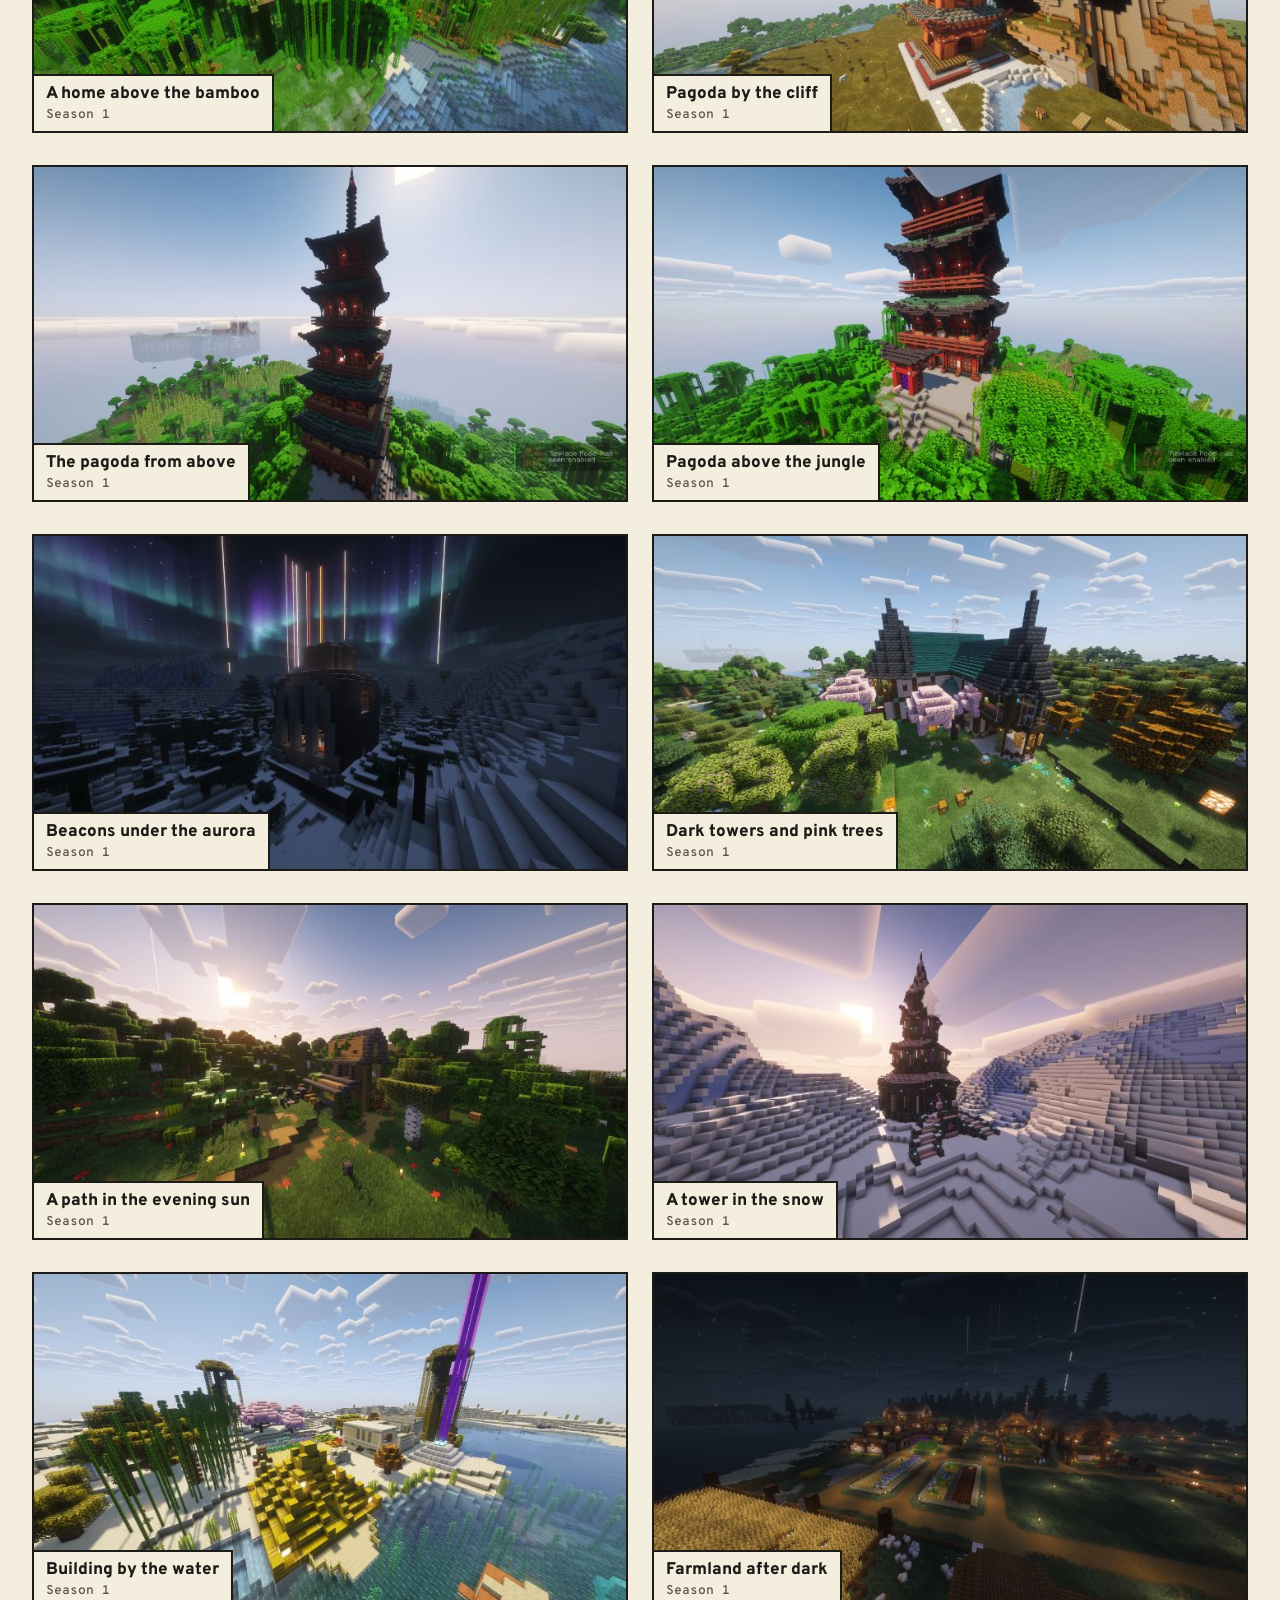
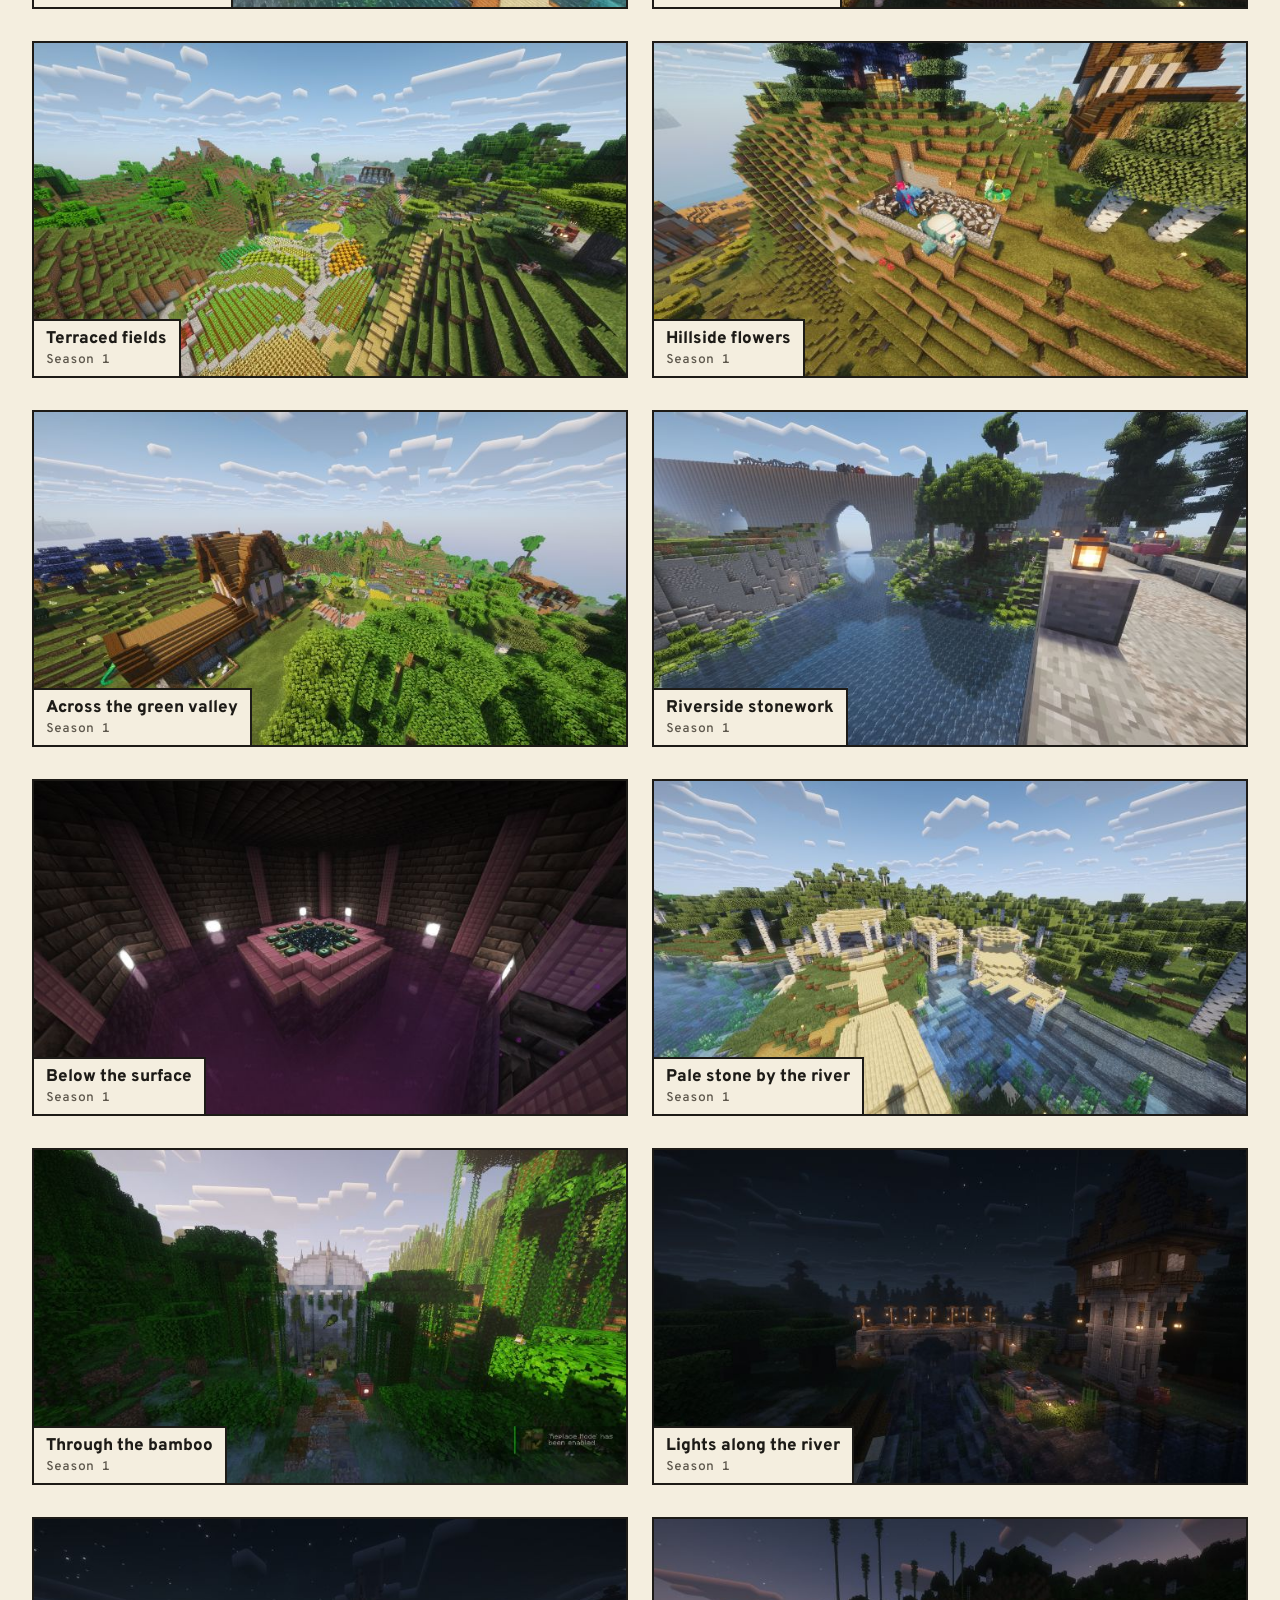
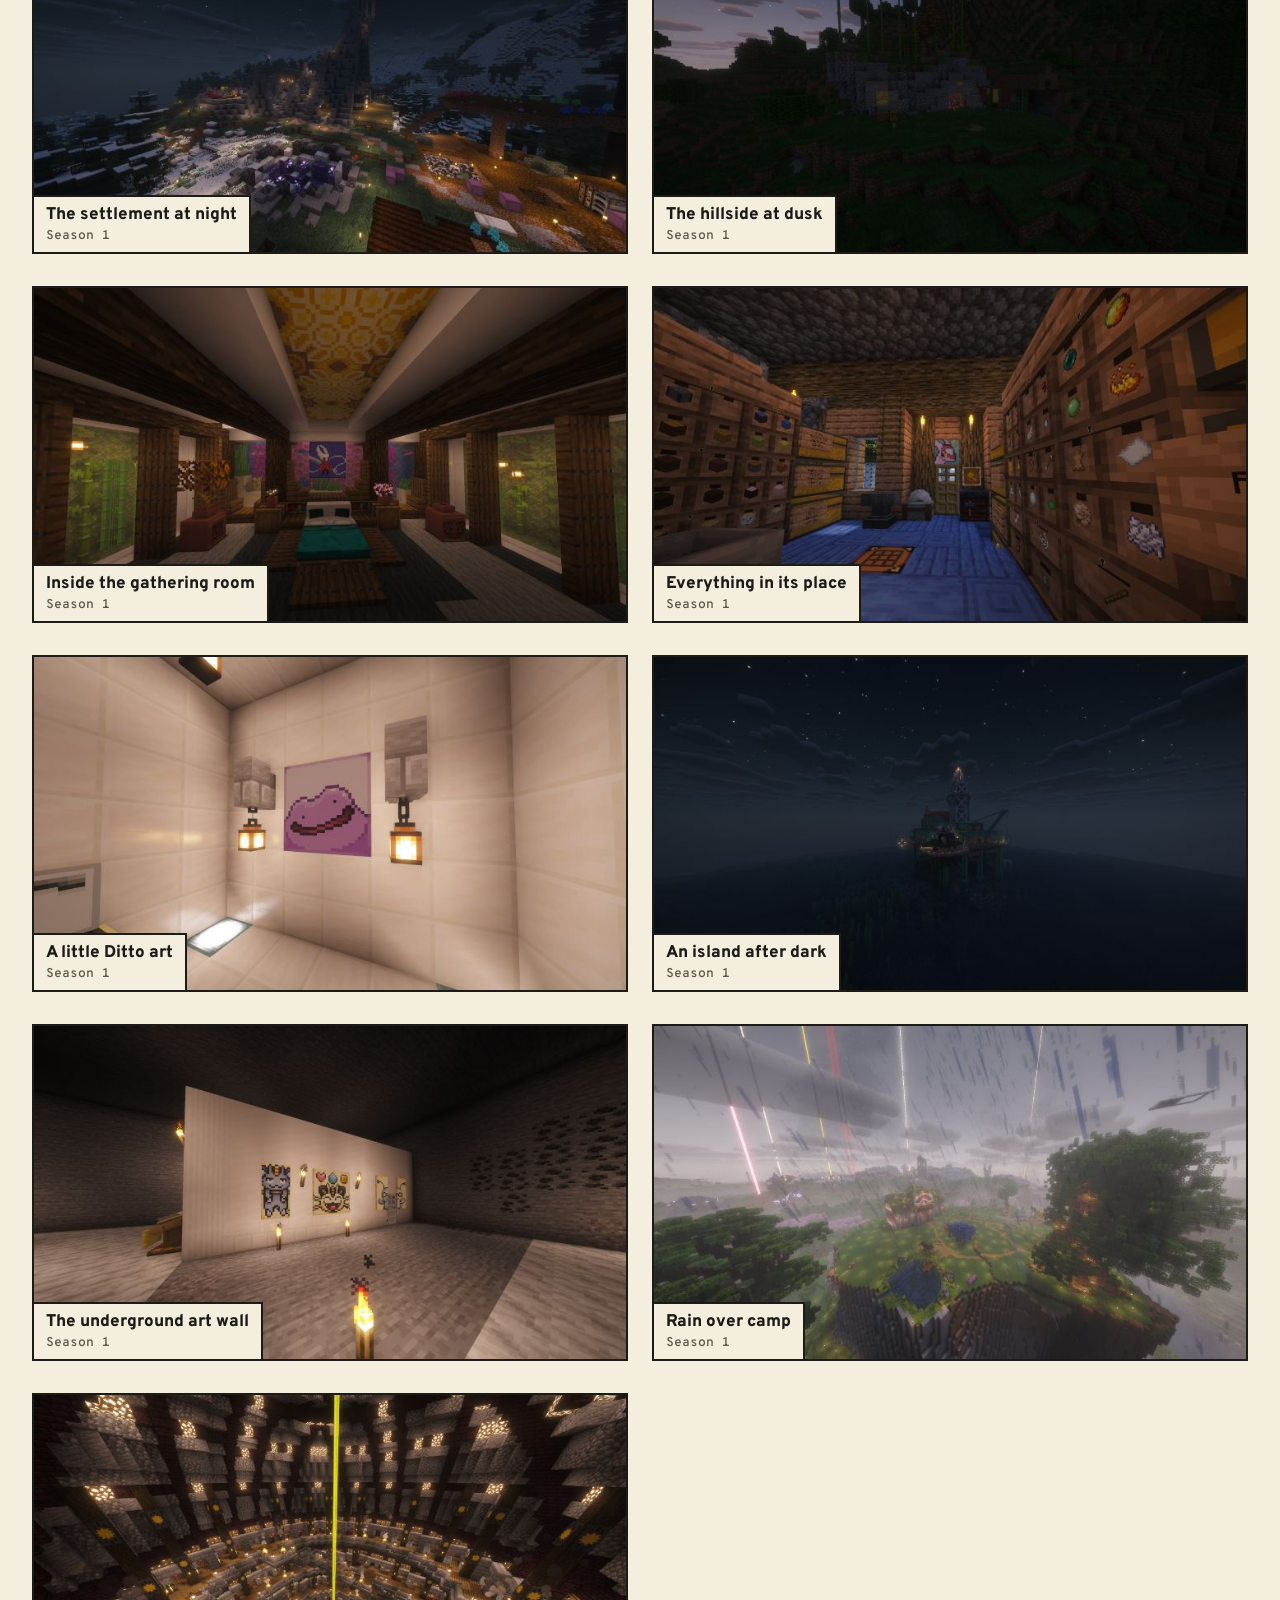
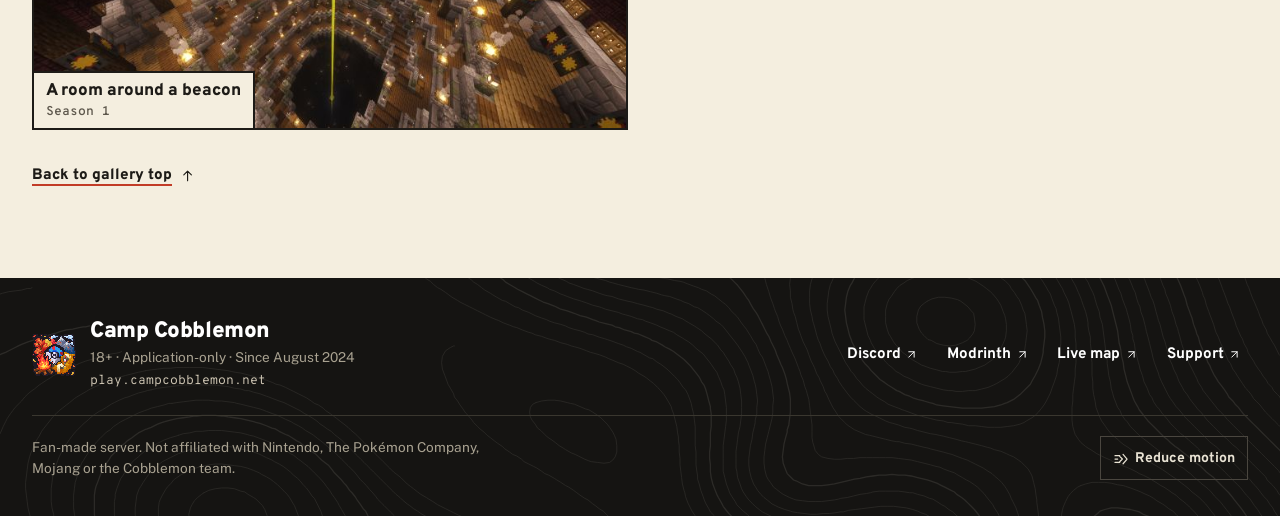
<file: gallery.html>
<!doctype html>
<html lang="en">
<head>
  <meta charset="utf-8">
  <meta name="viewport" content="width=device-width, initial-scale=1">
  <title>Gallery · Camp Cobblemon</title>
  <meta name="description" content="Builds, bases and landmarks from Camp Cobblemon's worlds.">
  <meta property="og:site_name" content="Camp Cobblemon">
  <meta property="og:type" content="website">
  <meta property="og:url" content="https://campcobblemon.net/gallery.html">
  <meta property="og:title" content="Gallery · Camp Cobblemon">
  <meta property="og:description" content="Builds, bases and landmarks from Camp Cobblemon's worlds.">
  <meta property="og:image" content="https://campcobblemon.net/assets/season1/large/s1-42.jpg">
  <meta name="twitter:card" content="summary_large_image">
  <meta name="theme-color" content="#151412">
  <link rel="icon" href="assets/logo.png">
  <link rel="preconnect" href="https://fonts.googleapis.com">
  <link rel="preconnect" href="https://fonts.gstatic.com" crossorigin>
  <link href="https://fonts.googleapis.com/css2?family=Overpass:wght@600;700;800;900&family=Overpass+Mono:wght@500;600&family=Public+Sans:wght@400;500;600;700&display=swap" rel="stylesheet">
  <script>try{document.documentElement.setAttribute("data-motion",matchMedia("(prefers-reduced-motion: reduce)").matches||localStorage.getItem("camp-motion")==="reduced"?"reduced":"full")}catch(e){}</script>
  <link rel="stylesheet" href="site.css?v=ba1707b2">
</head>
<body>
<a class="skip-link" href="#main">Skip to content</a>

<header class="site-header">
  <div class="wrap">
    <a class="brand" href="index.html"><img src="assets/logo.png" alt=""><span>Camp Cobblemon</span></a>
    <button class="nav-toggle" type="button" aria-expanded="false" aria-controls="primary-nav" hidden><svg class="icon" aria-hidden="true" focusable="false"><use href="assets/icons.svg#menu"></use></svg>Menu</button>
    <nav class="nav" id="primary-nav" aria-label="Main navigation">
      <a href="index.html"><svg class="icon" aria-hidden="true" focusable="false"><use href="assets/icons.svg#home"></use></svg>Home</a>
      <a href="seasons.html"><svg class="icon" aria-hidden="true" focusable="false"><use href="assets/icons.svg#calendar"></use></svg>Seasons</a>
      <a href="events.html"><svg class="icon" aria-hidden="true" focusable="false"><use href="assets/icons.svg#events"></use></svg>Events</a>
      <a href="pokedex.html"><svg class="icon" aria-hidden="true" focusable="false"><use href="assets/icons.svg#book"></use></svg>Pokédex</a>
      <a href="suggest.html"><svg class="icon" aria-hidden="true" focusable="false"><use href="assets/icons.svg#sparkle"></use></svg>Suggest<span class="nav-new" data-new-until="2026-11-21">New</span></a>
      <a href="gallery.html" class="active" aria-current="page"><svg class="icon" aria-hidden="true" focusable="false"><use href="assets/icons.svg#gallery"></use></svg>Gallery</a>
      <a href="rules.html"><svg class="icon" aria-hidden="true" focusable="false"><use href="assets/icons.svg#shield"></use></svg>Rules</a>
      <a class="btn btn-primary" data-link="discord" href="https://discord.com/invite/fWGNXbbjsd" target="_blank" rel="noopener"><svg class="icon" aria-hidden="true" focusable="false"><use href="assets/icons.svg#chat"></use></svg>Join the Discord</a>
    </nav>
  </div>
</header>

<main id="main" tabindex="-1">

  <div class="page-head">
    <div class="wrap">
      <p class="kicker">Community builds</p>
      <h1>Gallery</h1>
      <p class="lede">Builds, bases and landmarks from our worlds.</p>
    </div>
  </div>

  <div class="wrap page-body">

    <section class="section">
      <div class="filters" role="group" aria-label="Gallery season">
        <button class="pill active" data-set="season1" aria-pressed="true">Season 1</button>
        <button class="pill" data-set="season0" aria-pressed="false">Season 0</button>
      </div>
      <p class="results-count" id="gallery-results" role="status" aria-atomic="true"></p>
      <div class="grid-gallery" id="gallery"></div>
      <a class="more back-top" href="#main">Back to gallery top <svg class="icon" aria-hidden="true" focusable="false"><use href="assets/icons.svg#arrow-up"></use></svg></a>
    </section>

  </div>

</main>

<div class="lightbox" id="lightbox" role="dialog" aria-modal="true" aria-label="Screenshot viewer" tabindex="-1">
  <button class="lb-close" aria-label="Close">×</button>
  <button class="lb-prev" aria-label="Previous">‹</button>
  <figure class="lb-figure"><img alt=""><figcaption class="lb-caption"></figcaption></figure>
  <button class="lb-next" aria-label="Next">›</button>
  <p class="lb-help">Use the arrow keys to browse. Escape to close.</p>
  <div class="lb-count" aria-live="polite" aria-atomic="true"></div>
</div>

<footer class="site-footer">
  <div class="wrap">
    <div class="foot-brand"><img src="assets/logo.png" alt="" width="44" height="44"><div><strong>Camp Cobblemon</strong><span>18+ · Application-only · Since August 2024</span><span class="mono" data-address>play.campcobblemon.net</span></div></div>
    <nav aria-label="Footer links">
      <a data-link="discord" href="https://discord.com/invite/fWGNXbbjsd" target="_blank" rel="noopener">Discord<svg class="icon trail" aria-hidden="true" focusable="false"><use href="assets/icons.svg#external"></use></svg></a>
      <a data-link="modrinth" href="https://modrinth.com/modpack/camp-cobblemon-modpack" target="_blank" rel="noopener">Modrinth<svg class="icon trail" aria-hidden="true" focusable="false"><use href="assets/icons.svg#external"></use></svg></a>
      <a data-link="map" href="https://map.campcobblemon.net" target="_blank" rel="noopener">Live map<svg class="icon trail" aria-hidden="true" focusable="false"><use href="assets/icons.svg#external"></use></svg></a>
      <a data-link="paypal" href="https://paypal.me/campcobblemon" target="_blank" rel="noopener">Support<svg class="icon trail" aria-hidden="true" focusable="false"><use href="assets/icons.svg#external"></use></svg></a>
    </nav>
    <div class="foot-base">
      <p class="foot-note">Fan-made server. Not affiliated with Nintendo, The Pokémon Company, Mojang or the Cobblemon team.</p>
      <button class="motion-toggle" type="button" data-motion-toggle aria-pressed="false" hidden><svg class="icon" aria-hidden="true" focusable="false"><use href="assets/icons.svg#motion"></use></svg><span>Reduce motion</span></button>
    </div>
  </div>
</footer>

<script src="content.js?v=4cea7570"></script>
<script src="site.js?v=dffadf98"></script>
</body>
</html>
</file>
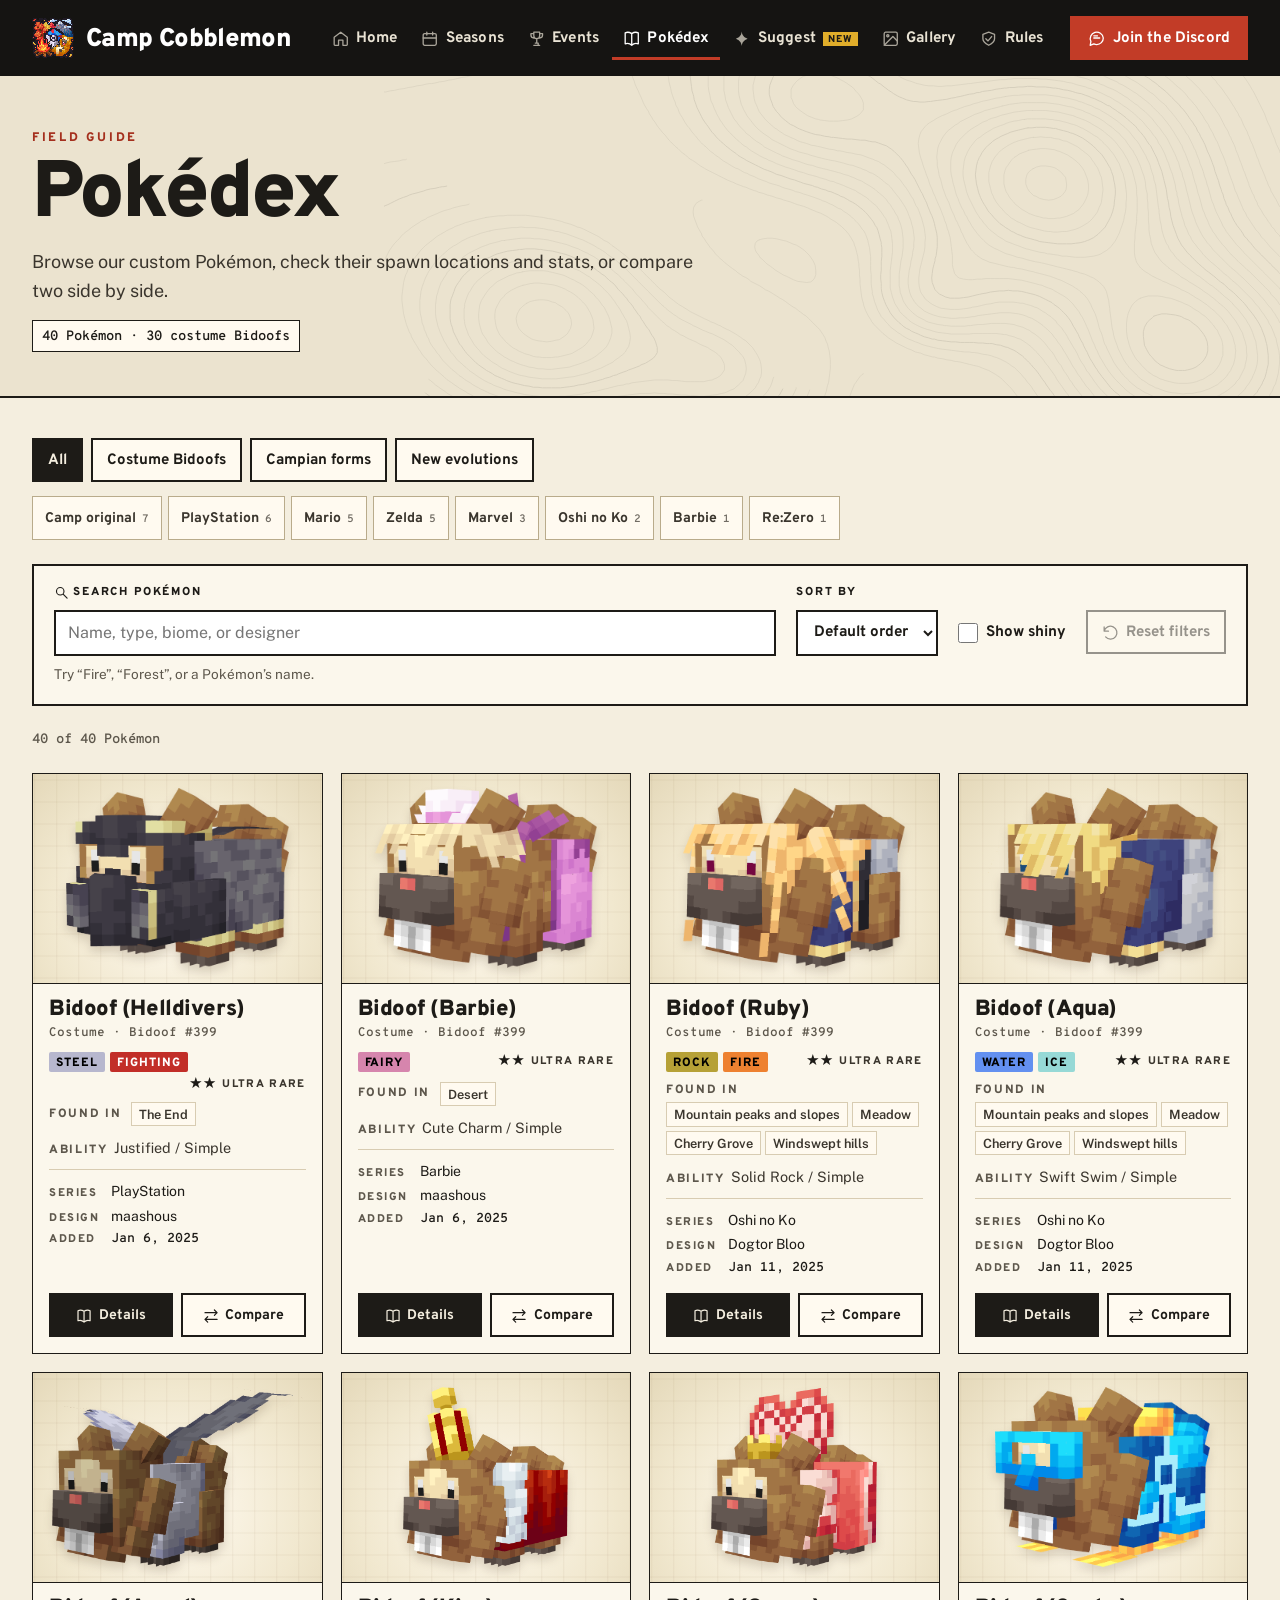
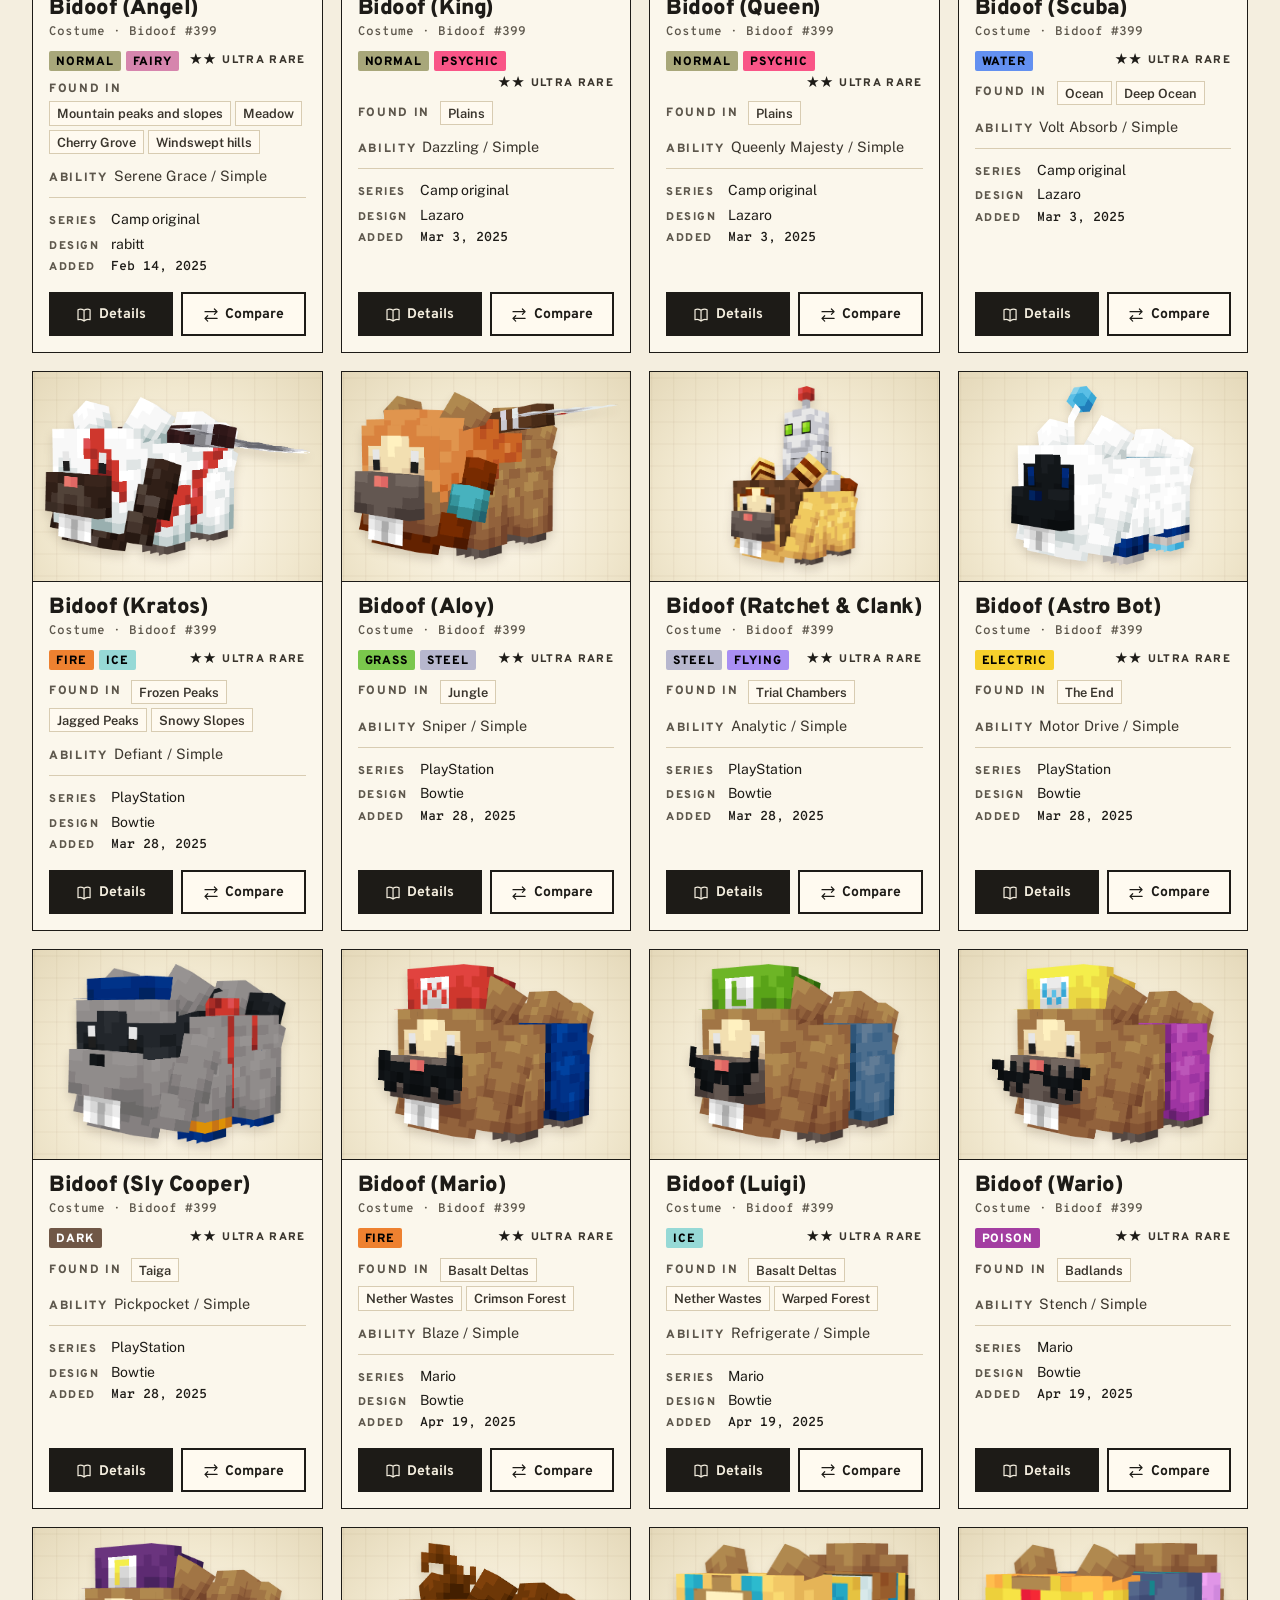
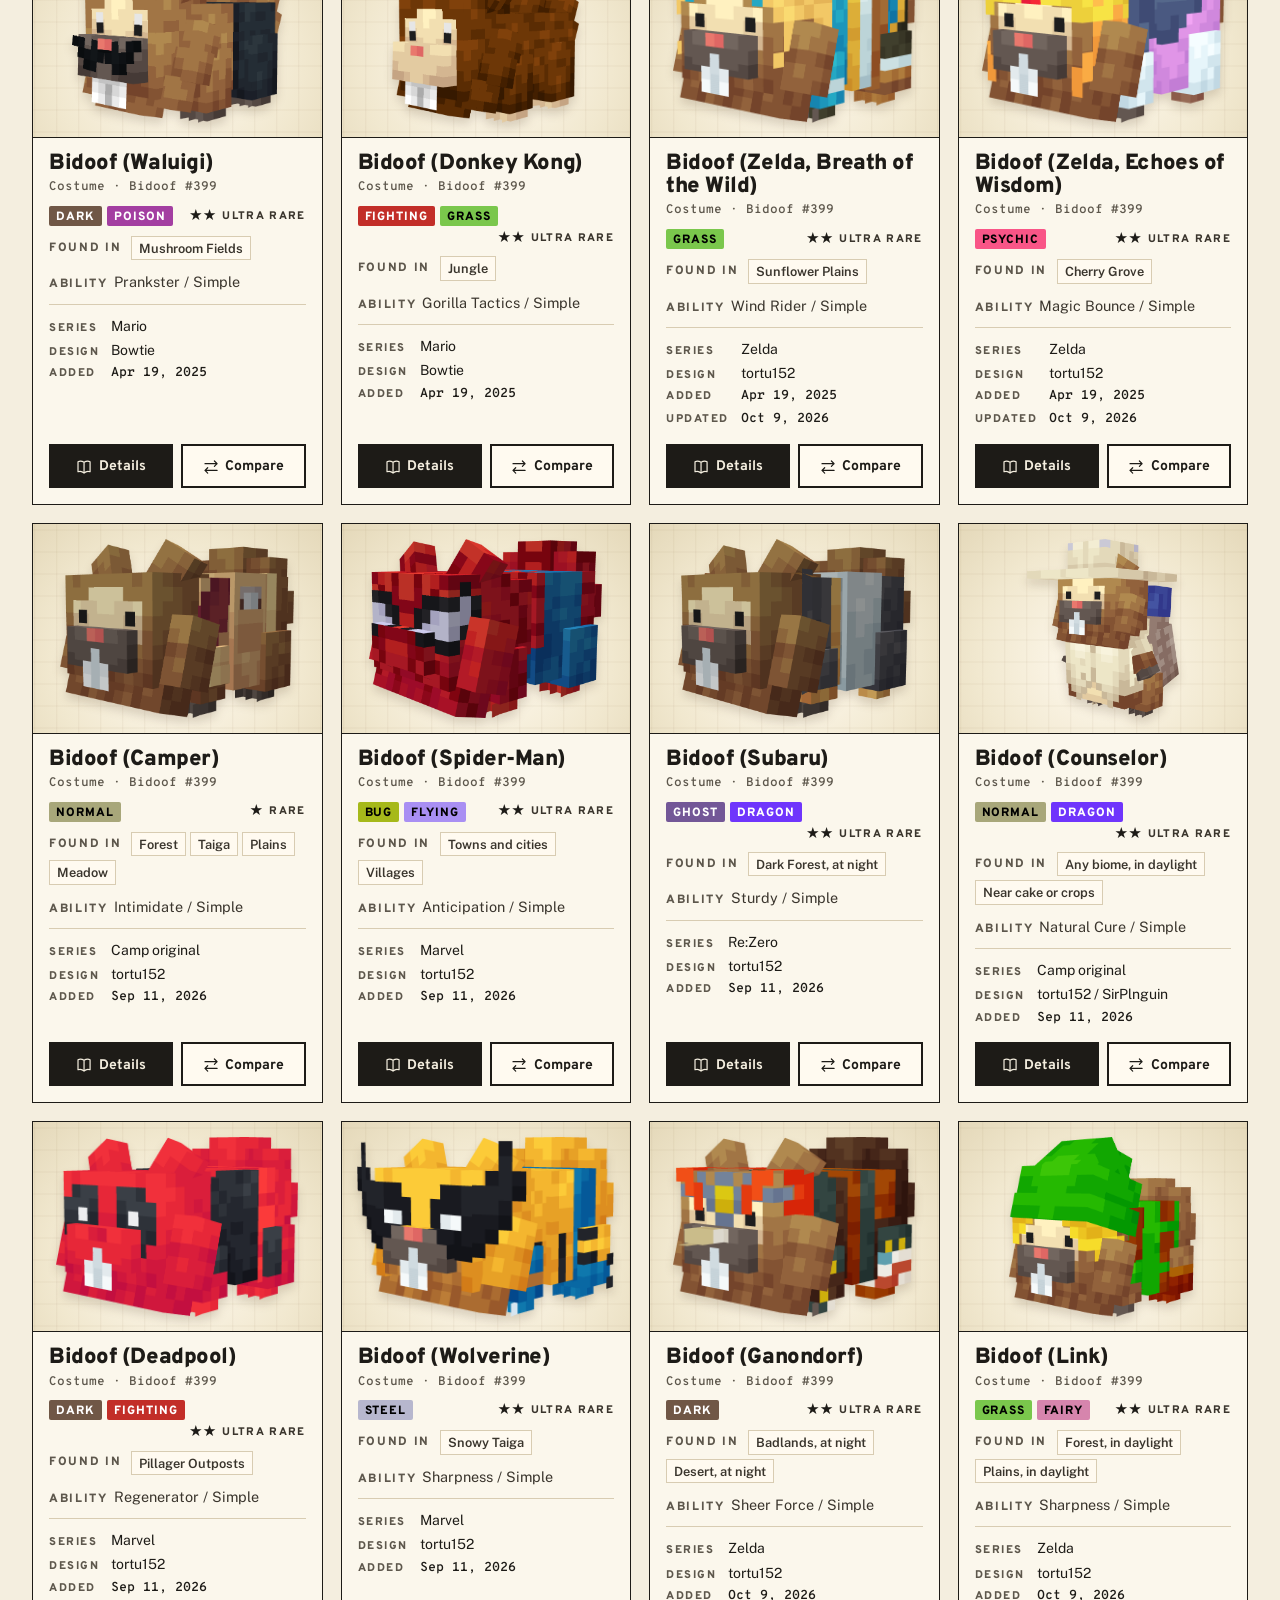
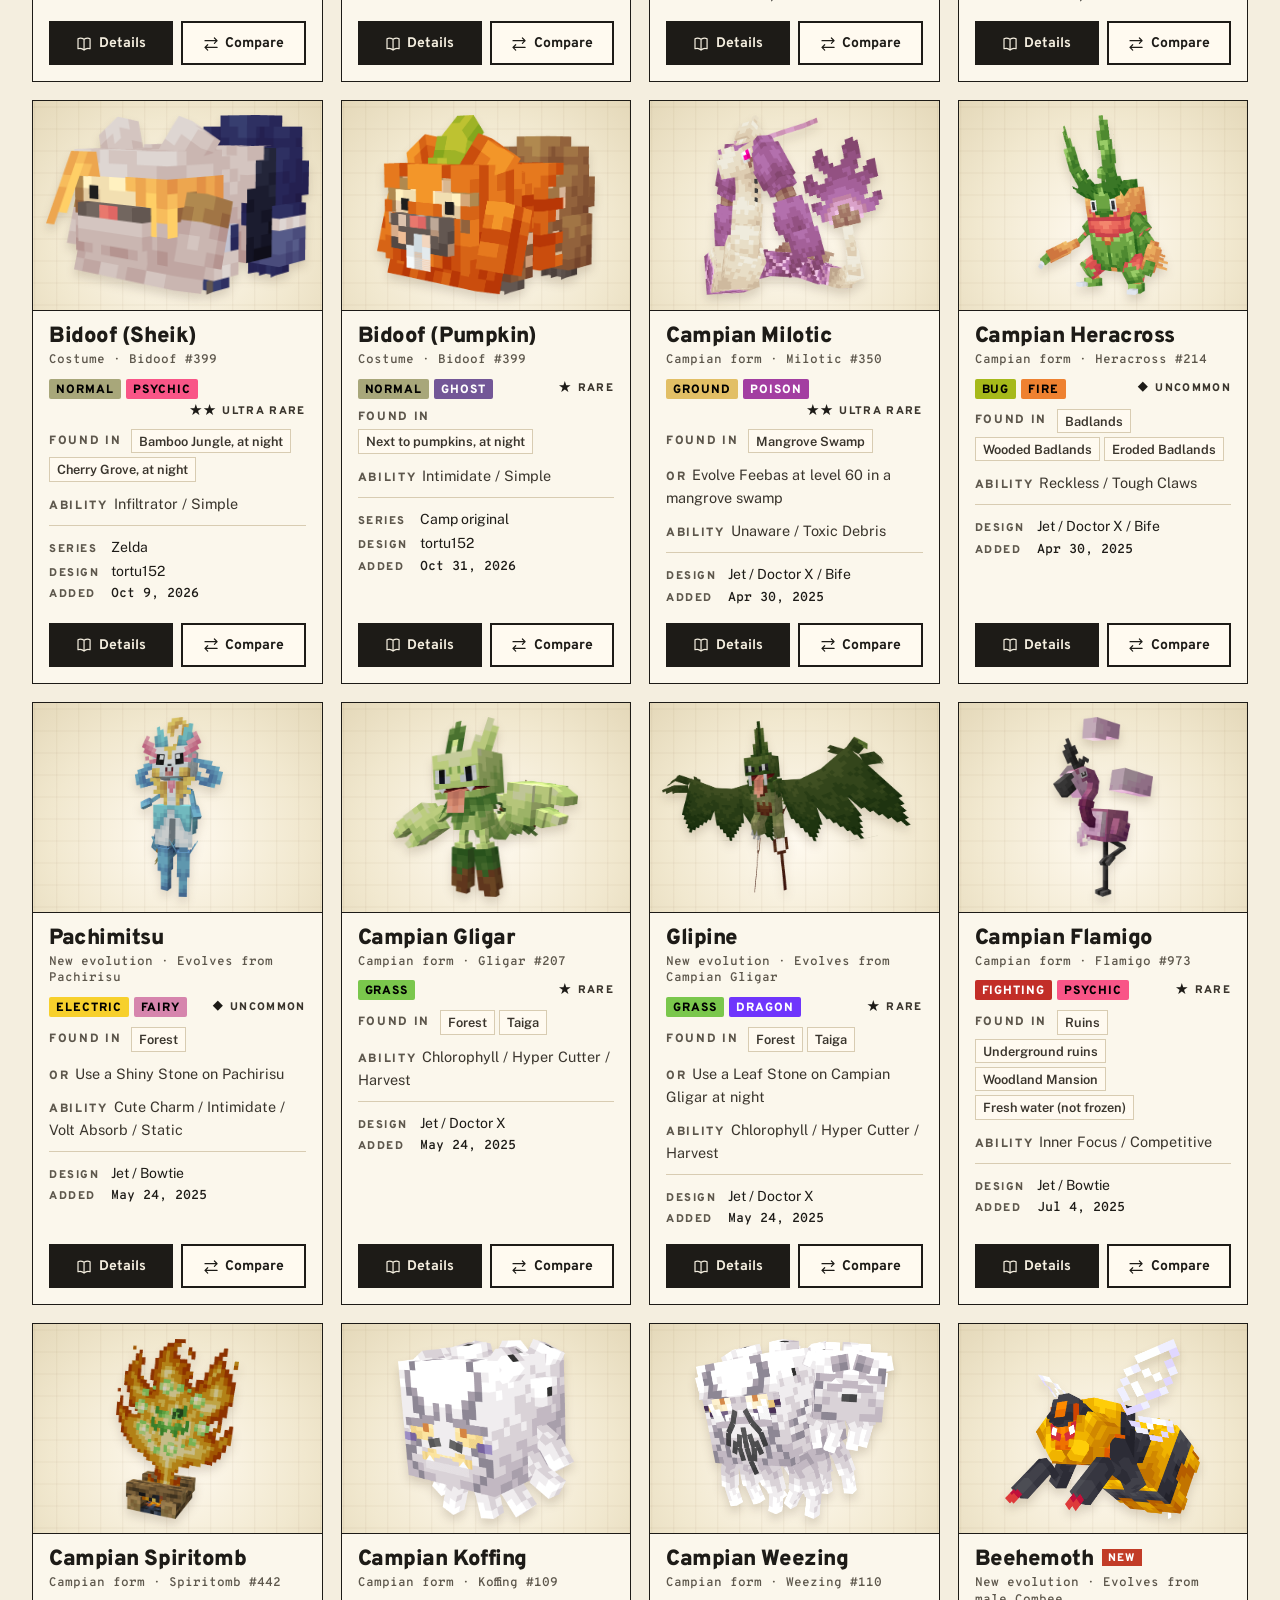
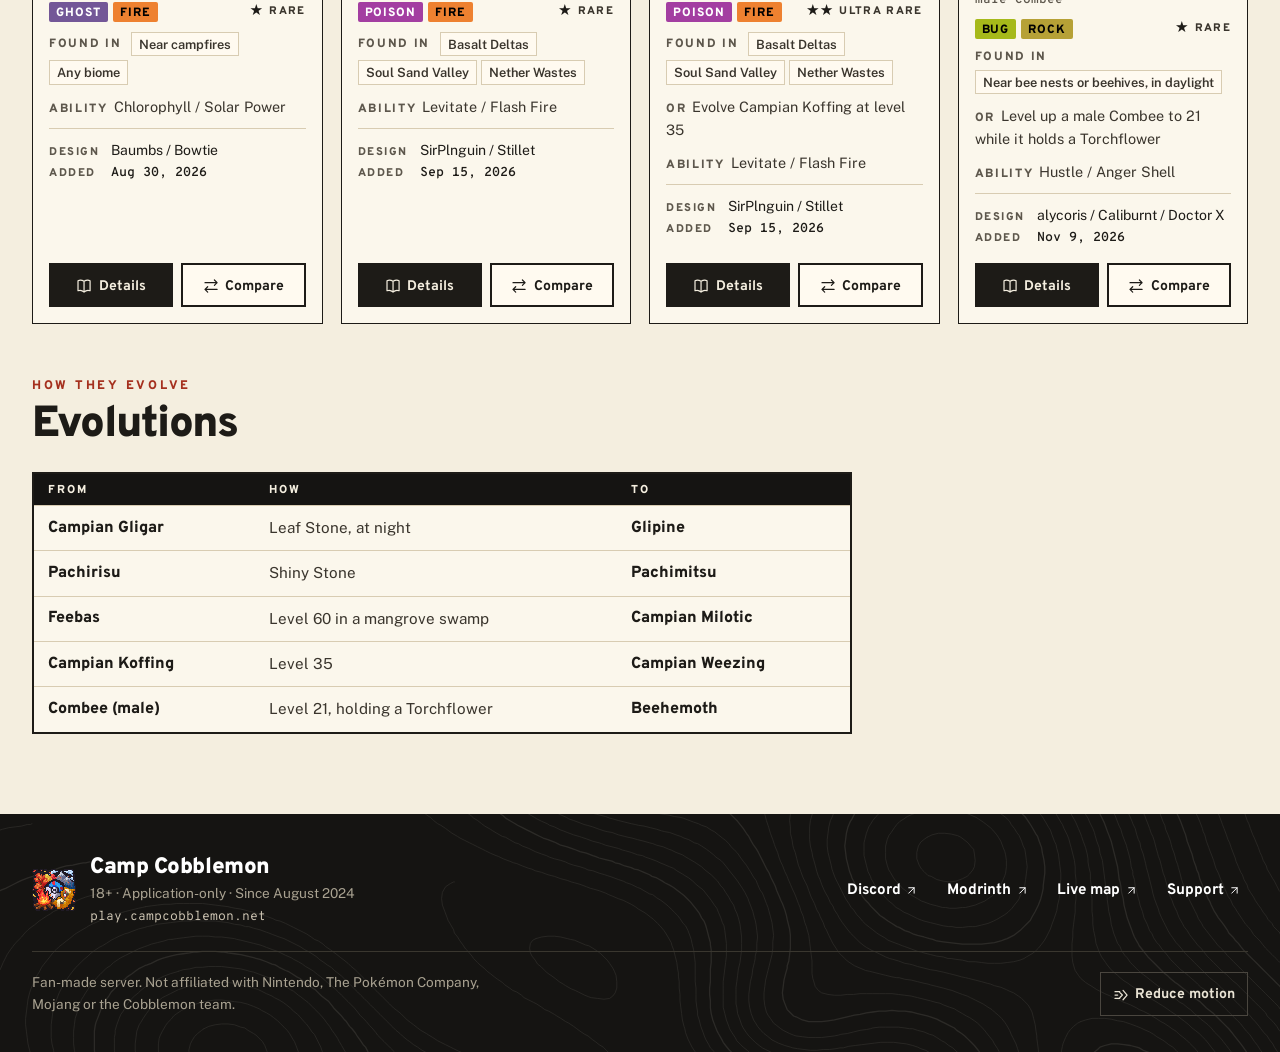
<file: pokedex.html>
<!doctype html>
<html lang="en">
<head>
  <meta charset="utf-8">
  <meta name="viewport" content="width=device-width, initial-scale=1">
  <title>Pokédex · Camp Cobblemon</title>
  <meta name="description" content="Every custom Pokémon on Camp Cobblemon: costume Bidoofs, Campian regional forms and new evolutions.">
  <meta property="og:site_name" content="Camp Cobblemon">
  <meta property="og:type" content="website">
  <meta property="og:url" content="https://campcobblemon.net/pokedex.html">
  <meta property="og:title" content="Pokédex · Camp Cobblemon">
  <meta property="og:description" content="Every custom Pokémon on Camp Cobblemon: costume Bidoofs, Campian regional forms and new evolutions.">
  <meta property="og:image" content="https://campcobblemon.net/assets/season2/banner.jpg">
  <meta name="twitter:card" content="summary_large_image">
  <meta name="theme-color" content="#151412">
  <link rel="icon" href="assets/logo.png">
  <link rel="preconnect" href="https://fonts.googleapis.com">
  <link rel="preconnect" href="https://fonts.gstatic.com" crossorigin>
  <link href="https://fonts.googleapis.com/css2?family=Overpass:wght@600;700;800;900&family=Overpass+Mono:wght@500;600&family=Public+Sans:wght@400;500;600;700&display=swap" rel="stylesheet">
  <script>try{document.documentElement.setAttribute("data-motion",matchMedia("(prefers-reduced-motion: reduce)").matches||localStorage.getItem("camp-motion")==="reduced"?"reduced":"full")}catch(e){}</script>
  <link rel="stylesheet" href="site.css?v=ba1707b2">
</head>
<body>
<a class="skip-link" href="#main">Skip to content</a>

<header class="site-header">
  <div class="wrap">
    <a class="brand" href="index.html"><img src="assets/logo.png" alt=""><span>Camp Cobblemon</span></a>
    <button class="nav-toggle" type="button" aria-expanded="false" aria-controls="primary-nav" hidden><svg class="icon" aria-hidden="true" focusable="false"><use href="assets/icons.svg#menu"></use></svg>Menu</button>
    <nav class="nav" id="primary-nav" aria-label="Main navigation">
      <a href="index.html"><svg class="icon" aria-hidden="true" focusable="false"><use href="assets/icons.svg#home"></use></svg>Home</a>
      <a href="seasons.html"><svg class="icon" aria-hidden="true" focusable="false"><use href="assets/icons.svg#calendar"></use></svg>Seasons</a>
      <a href="events.html"><svg class="icon" aria-hidden="true" focusable="false"><use href="assets/icons.svg#events"></use></svg>Events</a>
      <a href="pokedex.html" class="active" aria-current="page"><svg class="icon" aria-hidden="true" focusable="false"><use href="assets/icons.svg#book"></use></svg>Pokédex</a>
      <a href="suggest.html"><svg class="icon" aria-hidden="true" focusable="false"><use href="assets/icons.svg#sparkle"></use></svg>Suggest<span class="nav-new" data-new-until="2026-11-21">New</span></a>
      <a href="gallery.html"><svg class="icon" aria-hidden="true" focusable="false"><use href="assets/icons.svg#gallery"></use></svg>Gallery</a>
      <a href="rules.html"><svg class="icon" aria-hidden="true" focusable="false"><use href="assets/icons.svg#shield"></use></svg>Rules</a>
      <a class="btn btn-primary" data-link="discord" href="https://discord.com/invite/fWGNXbbjsd" target="_blank" rel="noopener"><svg class="icon" aria-hidden="true" focusable="false"><use href="assets/icons.svg#chat"></use></svg>Join the Discord</a>
    </nav>
  </div>
</header>

<main id="main" tabindex="-1">

  <div class="page-head">
    <div class="wrap">
      <p class="kicker">Field guide</p>
      <h1>Pokédex</h1>
      <p class="lede">Browse our custom Pokémon, check their spawn locations and stats, or compare two side by side.</p>
      <p class="page-meta mono"><span data-mon-count>40</span> Pokémon · <span data-bidoof-count>30</span> costume Bidoofs</p>
    </div>
  </div>

  <div class="wrap page-body">

    <section class="section" aria-labelledby="dex-heading">
      <h2 class="sr-only" id="dex-heading">All Pokémon</h2>
      <div class="filters" role="group" aria-label="Pokémon category">
        <button class="pill active" data-filter="all" aria-pressed="true">All</button>
        <button class="pill" data-filter="bidoof" aria-pressed="false">Costume Bidoofs</button>
        <button class="pill" data-filter="campian" aria-pressed="false">Campian forms</button>
        <button class="pill" data-filter="evo" aria-pressed="false">New evolutions</button>
      </div>
        <div class="filters series-filters" id="series-filters" role="group" aria-label="Series"></div>
      <div class="dex-tools">
        <div class="field search-field"><label for="search"><svg class="icon" aria-hidden="true" focusable="false"><use href="assets/icons.svg#search"></use></svg>Search Pokémon</label>
        <input class="search" id="search" type="search" placeholder="Name, type, biome, or designer" aria-describedby="search-help">
        <span class="field-hint" id="search-help">Try “Fire”, “Forest”, or a Pokémon’s name.</span></div>
        <div class="field"><label for="sort">Sort by</label>
        <select class="search" id="sort">
          <option value="default">Default order</option>
          <option value="newest">Newest first</option>
          <option value="stats">Highest stats</option>
          <option value="name">Name</option>
        </select></div>
        <label class="toggle"><input type="checkbox" id="shiny"> Show shiny</label>
        <button class="pill reset-filters" data-reset-filters type="button"><svg class="icon" aria-hidden="true" focusable="false"><use href="assets/icons.svg#reset"></use></svg>Reset filters</button>
      </div>
      <div class="compare-tray" id="compare-tray" hidden>
        <span class="lbl">Comparing</span>
        <span class="compare-names" id="compare-names"></span>
        <button class="pill" id="compare-open" disabled>Compare</button>
        <button class="pill" id="compare-clear">Clear</button>
      </div>
      <p class="results-count" id="dex-results" role="status" aria-atomic="true"></p>
      <div class="dex" id="dex"></div>
    </section>

    <section class="section">
      <div class="section-head"><div><p class="kicker">How they evolve</p><h2>Evolutions</h2></div></div>
      <table class="evos">
        <thead><tr><th>From</th><th>How</th><th>To</th></tr></thead>
        <tbody id="evolutions"></tbody>
      </table>
    </section>

  </div>

</main>

<div class="modal" id="mon-modal" role="dialog" aria-modal="true" aria-label="Pokémon details" tabindex="-1">
  <div class="modal-card">
    <div class="modal-hd"><span>Pokédex entry</span><button class="modal-close" aria-label="Close">×</button></div>
    <div class="modal-body"></div>
  </div>
</div>

<div class="modal" id="compare-modal" role="dialog" aria-modal="true" aria-label="Compare Pokémon" tabindex="-1">
  <div class="modal-card wide">
    <div class="modal-hd"><span>Compare</span><button class="modal-close" aria-label="Close">×</button></div>
    <div class="modal-body"></div>
  </div>
</div>

<footer class="site-footer">
  <div class="wrap">
    <div class="foot-brand"><img src="assets/logo.png" alt="" width="44" height="44"><div><strong>Camp Cobblemon</strong><span>18+ · Application-only · Since August 2024</span><span class="mono" data-address>play.campcobblemon.net</span></div></div>
    <nav aria-label="Footer links">
      <a data-link="discord" href="https://discord.com/invite/fWGNXbbjsd" target="_blank" rel="noopener">Discord<svg class="icon trail" aria-hidden="true" focusable="false"><use href="assets/icons.svg#external"></use></svg></a>
      <a data-link="modrinth" href="https://modrinth.com/modpack/camp-cobblemon-modpack" target="_blank" rel="noopener">Modrinth<svg class="icon trail" aria-hidden="true" focusable="false"><use href="assets/icons.svg#external"></use></svg></a>
      <a data-link="map" href="https://map.campcobblemon.net" target="_blank" rel="noopener">Live map<svg class="icon trail" aria-hidden="true" focusable="false"><use href="assets/icons.svg#external"></use></svg></a>
      <a data-link="paypal" href="https://paypal.me/campcobblemon" target="_blank" rel="noopener">Support<svg class="icon trail" aria-hidden="true" focusable="false"><use href="assets/icons.svg#external"></use></svg></a>
    </nav>
    <div class="foot-base">
      <p class="foot-note">Fan-made server. Not affiliated with Nintendo, The Pokémon Company, Mojang or the Cobblemon team.</p>
      <button class="motion-toggle" type="button" data-motion-toggle aria-pressed="false" hidden><svg class="icon" aria-hidden="true" focusable="false"><use href="assets/icons.svg#motion"></use></svg><span>Reduce motion</span></button>
    </div>
  </div>
</footer>

<script src="content.js?v=4cea7570"></script>
<script src="learnsets.js?v=b42d8b5d"></script>
<script src="site.js?v=dffadf98"></script>
</body>
</html>
</file>
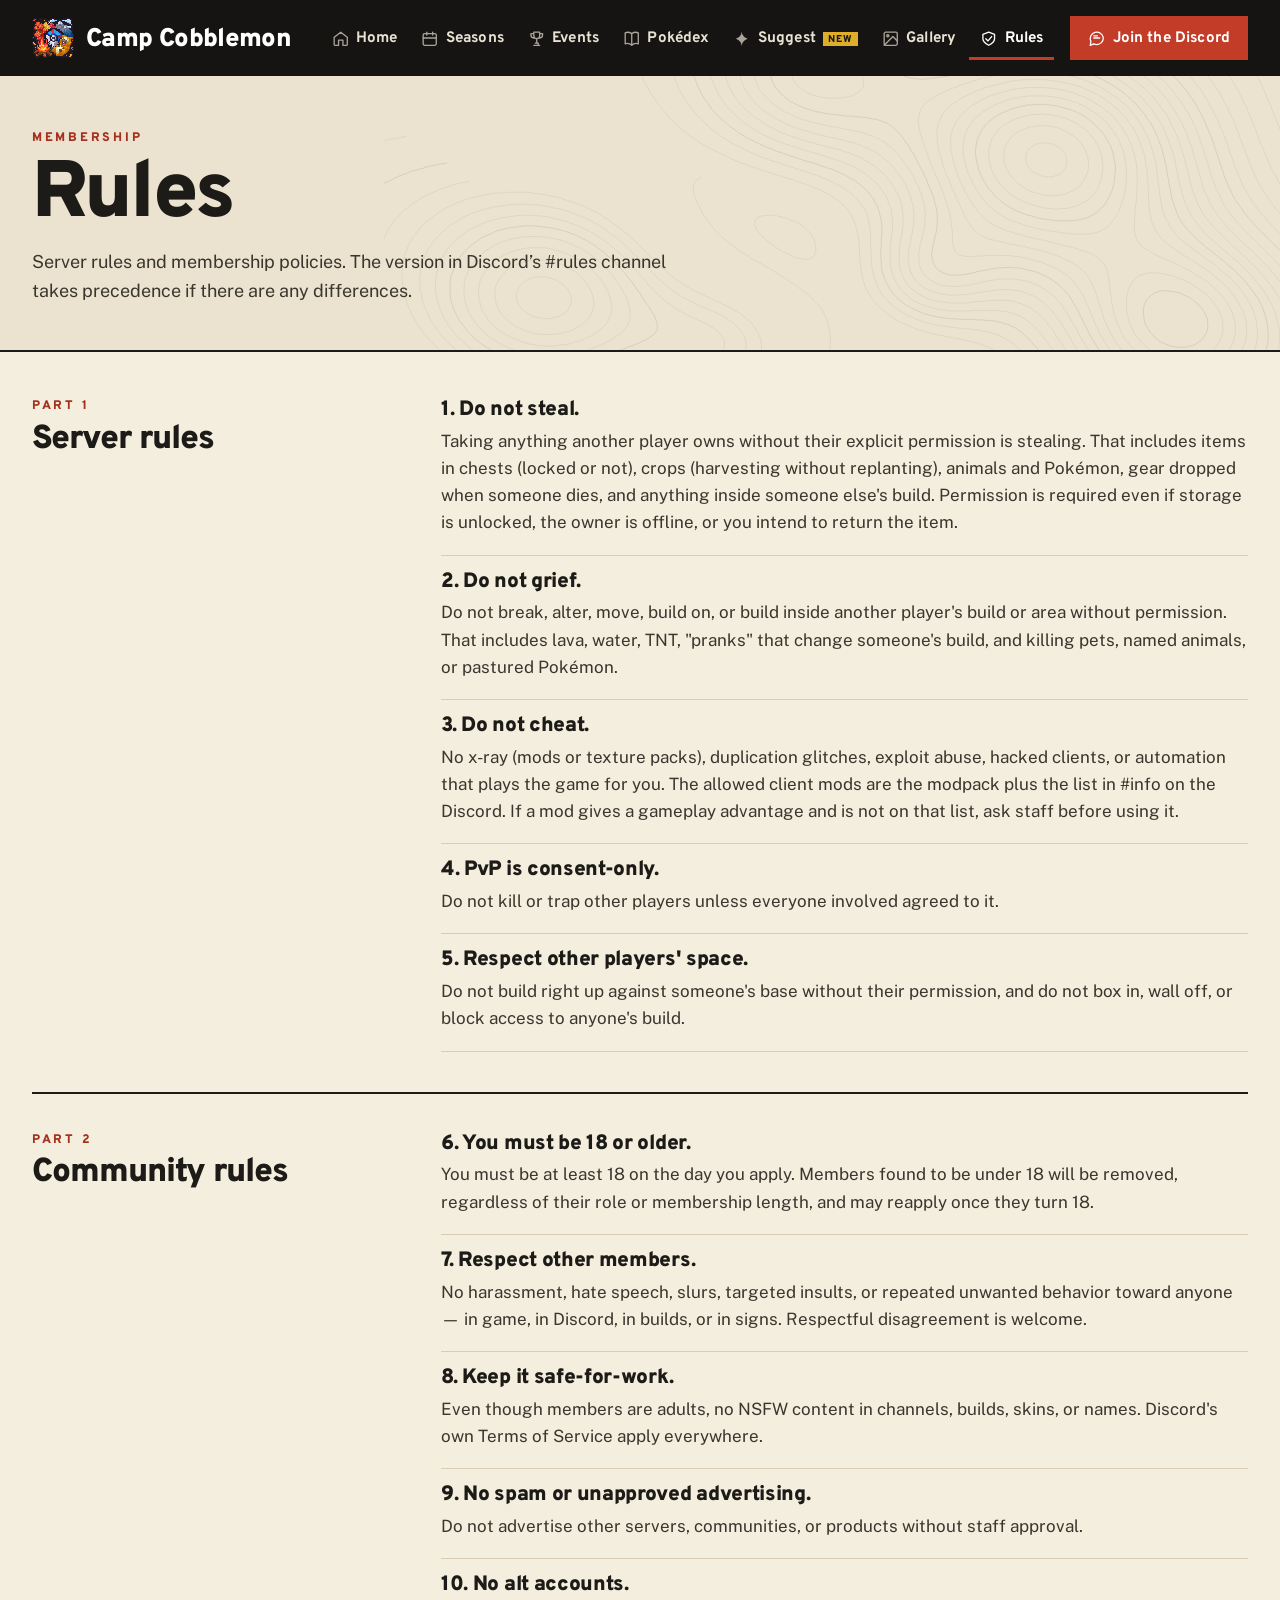
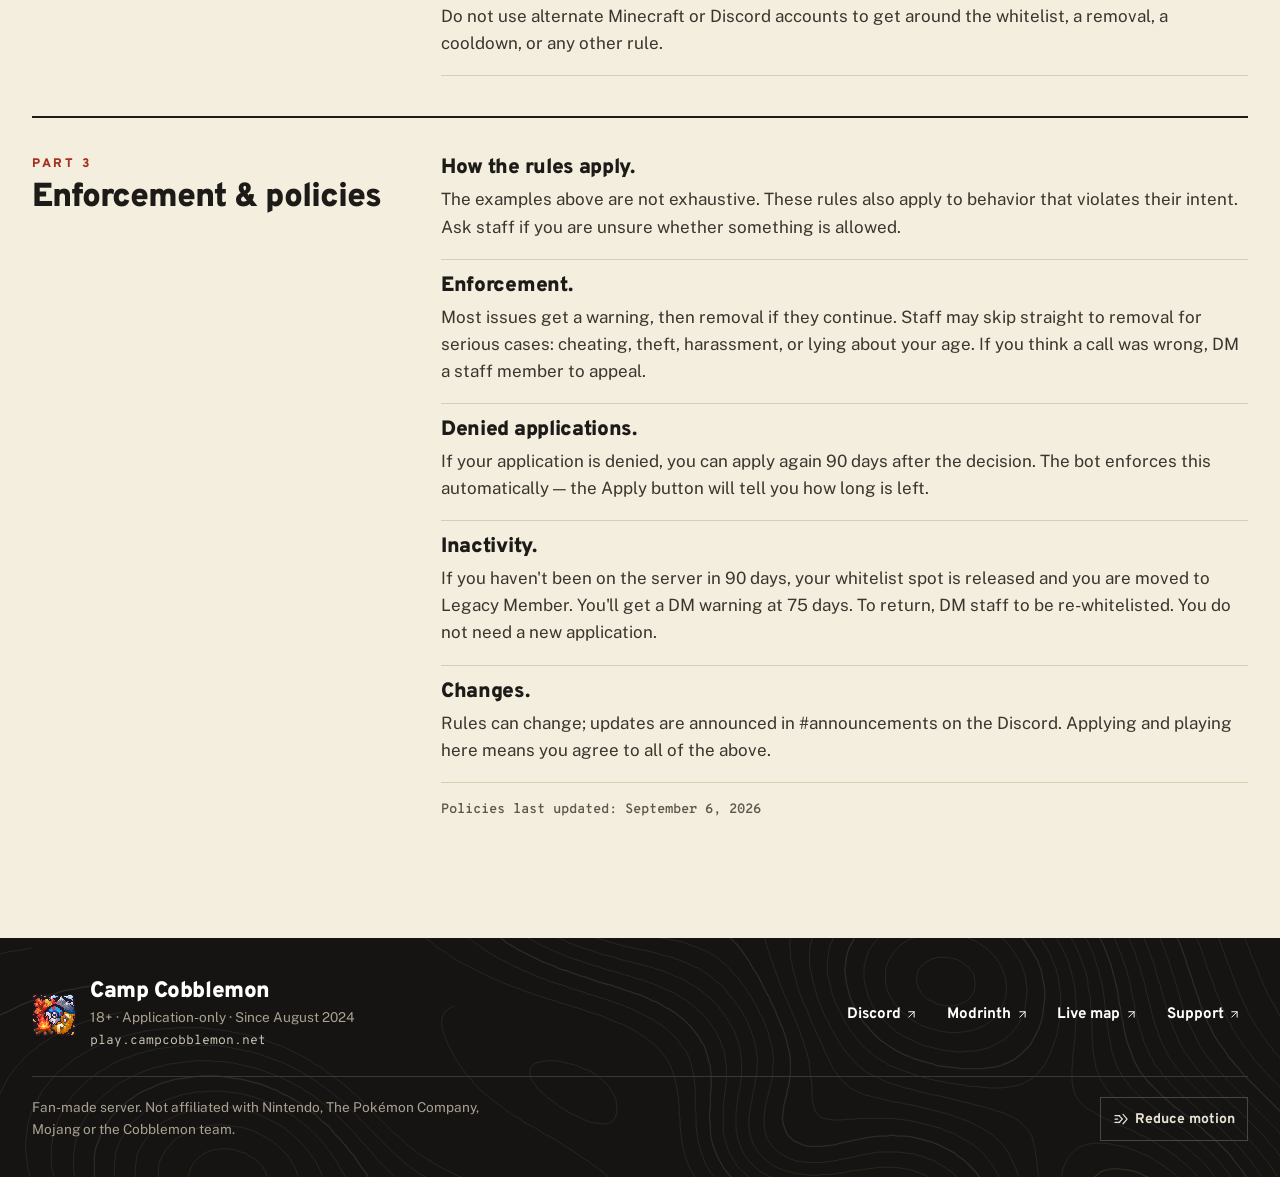
<file: rules.html>
<!doctype html>
<html lang="en">
<head>
  <meta charset="utf-8">
  <meta name="viewport" content="width=device-width, initial-scale=1">
  <title>Rules · Camp Cobblemon</title>
  <meta name="description" content="Camp Cobblemon's server rules, community rules and enforcement policies.">
  <meta property="og:site_name" content="Camp Cobblemon">
  <meta property="og:type" content="website">
  <meta property="og:url" content="https://campcobblemon.net/rules.html">
  <meta property="og:title" content="Rules · Camp Cobblemon">
  <meta property="og:description" content="Camp Cobblemon's server rules, community rules and enforcement policies.">
  <meta property="og:image" content="https://campcobblemon.net/assets/season2/banner.jpg">
  <meta name="twitter:card" content="summary_large_image">
  <meta name="theme-color" content="#151412">
  <link rel="icon" href="assets/logo.png">
  <link rel="preconnect" href="https://fonts.googleapis.com">
  <link rel="preconnect" href="https://fonts.gstatic.com" crossorigin>
  <link href="https://fonts.googleapis.com/css2?family=Overpass:wght@600;700;800;900&family=Overpass+Mono:wght@500;600&family=Public+Sans:wght@400;500;600;700&display=swap" rel="stylesheet">
  <script>try{document.documentElement.setAttribute("data-motion",matchMedia("(prefers-reduced-motion: reduce)").matches||localStorage.getItem("camp-motion")==="reduced"?"reduced":"full")}catch(e){}</script>
  <link rel="stylesheet" href="site.css?v=ba1707b2">
</head>
<body>
<a class="skip-link" href="#main">Skip to content</a>

<header class="site-header">
  <div class="wrap">
    <a class="brand" href="index.html"><img src="assets/logo.png" alt=""><span>Camp Cobblemon</span></a>
    <button class="nav-toggle" type="button" aria-expanded="false" aria-controls="primary-nav" hidden><svg class="icon" aria-hidden="true" focusable="false"><use href="assets/icons.svg#menu"></use></svg>Menu</button>
    <nav class="nav" id="primary-nav" aria-label="Main navigation">
      <a href="index.html"><svg class="icon" aria-hidden="true" focusable="false"><use href="assets/icons.svg#home"></use></svg>Home</a>
      <a href="seasons.html"><svg class="icon" aria-hidden="true" focusable="false"><use href="assets/icons.svg#calendar"></use></svg>Seasons</a>
      <a href="events.html"><svg class="icon" aria-hidden="true" focusable="false"><use href="assets/icons.svg#events"></use></svg>Events</a>
      <a href="pokedex.html"><svg class="icon" aria-hidden="true" focusable="false"><use href="assets/icons.svg#book"></use></svg>Pokédex</a>
      <a href="suggest.html"><svg class="icon" aria-hidden="true" focusable="false"><use href="assets/icons.svg#sparkle"></use></svg>Suggest<span class="nav-new" data-new-until="2026-11-21">New</span></a>
      <a href="gallery.html"><svg class="icon" aria-hidden="true" focusable="false"><use href="assets/icons.svg#gallery"></use></svg>Gallery</a>
      <a href="rules.html" class="active" aria-current="page"><svg class="icon" aria-hidden="true" focusable="false"><use href="assets/icons.svg#shield"></use></svg>Rules</a>
      <a class="btn btn-primary" data-link="discord" href="https://discord.com/invite/fWGNXbbjsd" target="_blank" rel="noopener"><svg class="icon" aria-hidden="true" focusable="false"><use href="assets/icons.svg#chat"></use></svg>Join the Discord</a>
    </nav>
  </div>
</header>

<main id="main" tabindex="-1">

  <div class="page-head">
    <div class="wrap">
      <p class="kicker">Membership</p>
      <h1>Rules</h1>
      <p class="lede">Server rules and membership policies. The version in Discord’s #rules channel takes precedence if there are any differences.</p>
    </div>
  </div>

  <div class="wrap page-body">

    <div class="rules">

      <section>
        <div class="rules-head"><p class="kicker">Part 1</p><h2>Server rules</h2></div>
        <div class="rule">
          <h3>1. Do not steal.</h3>
          <p>Taking anything another player owns without their explicit permission is stealing. That includes items in chests (locked or not), crops (harvesting without replanting), animals and Pokémon, gear dropped when someone dies, and anything inside someone else's build. Permission is required even if storage is unlocked, the owner is offline, or you intend to return the item.</p>
        </div>
        <div class="rule">
          <h3>2. Do not grief.</h3>
          <p>Do not break, alter, move, build on, or build inside another player's build or area without permission. That includes lava, water, TNT, "pranks" that change someone's build, and killing pets, named animals, or pastured Pokémon.</p>
        </div>
        <div class="rule">
          <h3>3. Do not cheat.</h3>
          <p>No x-ray (mods or texture packs), duplication glitches, exploit abuse, hacked clients, or automation that plays the game for you. The allowed client mods are the modpack plus the list in #info on the Discord. If a mod gives a gameplay advantage and is not on that list, ask staff before using it.</p>
        </div>
        <div class="rule">
          <h3>4. PvP is consent-only.</h3>
          <p>Do not kill or trap other players unless everyone involved agreed to it.</p>
        </div>
        <div class="rule">
          <h3>5. Respect other players' space.</h3>
          <p>Do not build right up against someone's base without their permission, and do not box in, wall off, or block access to anyone's build.</p>
        </div>
      </section>

      <section>
        <div class="rules-head"><p class="kicker">Part 2</p><h2>Community rules</h2></div>
        <div class="rule">
          <h3>6. You must be 18 or older.</h3>
          <p>You must be at least 18 on the day you apply. Members found to be under 18 will be removed, regardless of their role or membership length, and may reapply once they turn 18.</p>
        </div>
        <div class="rule">
          <h3>7. Respect other members.</h3>
          <p>No harassment, hate speech, slurs, targeted insults, or repeated unwanted behavior toward anyone — in game, in Discord, in builds, or in signs. Respectful disagreement is welcome.</p>
        </div>
        <div class="rule">
          <h3>8. Keep it safe-for-work.</h3>
          <p>Even though members are adults, no NSFW content in channels, builds, skins, or names. Discord's own Terms of Service apply everywhere.</p>
        </div>
        <div class="rule">
          <h3>9. No spam or unapproved advertising.</h3>
          <p>Do not advertise other servers, communities, or products without staff approval.</p>
        </div>
        <div class="rule">
          <h3>10. No alt accounts.</h3>
          <p>Do not use alternate Minecraft or Discord accounts to get around the whitelist, a removal, a cooldown, or any other rule.</p>
        </div>
      </section>

      <section>
        <div class="rules-head"><p class="kicker">Part 3</p><h2>Enforcement &amp; policies</h2></div>
        <div class="rule">
          <h3>How the rules apply.</h3>
          <p>The examples above are not exhaustive. These rules also apply to behavior that violates their intent. Ask staff if you are unsure whether something is allowed.</p>
        </div>
        <div class="rule">
          <h3>Enforcement.</h3>
          <p>Most issues get a warning, then removal if they continue. Staff may skip straight to removal for serious cases: cheating, theft, harassment, or lying about your age. If you think a call was wrong, DM a staff member to appeal.</p>
        </div>
        <div class="rule">
          <h3>Denied applications.</h3>
          <p>If your application is denied, you can apply again 90 days after the decision. The bot enforces this automatically — the Apply button will tell you how long is left.</p>
        </div>
        <div class="rule">
          <h3>Inactivity.</h3>
          <p>If you haven't been on the server in 90 days, your whitelist spot is released and you are moved to Legacy Member. You'll get a DM warning at 75 days. To return, DM staff to be re-whitelisted. You do not need a new application.</p>
        </div>
        <div class="rule">
          <h3>Changes.</h3>
          <p>Rules can change; updates are announced in #announcements on the Discord. Applying and playing here means you agree to all of the above.</p>
        </div>
        <p class="rules-stamp">Policies last updated: September 6, 2026</p>
      </section>

    </div>

  </div>

</main>

<footer class="site-footer">
  <div class="wrap">
    <div class="foot-brand"><img src="assets/logo.png" alt="" width="44" height="44"><div><strong>Camp Cobblemon</strong><span>18+ · Application-only · Since August 2024</span><span class="mono" data-address>play.campcobblemon.net</span></div></div>
    <nav aria-label="Footer links">
      <a data-link="discord" href="https://discord.com/invite/fWGNXbbjsd" target="_blank" rel="noopener">Discord<svg class="icon trail" aria-hidden="true" focusable="false"><use href="assets/icons.svg#external"></use></svg></a>
      <a data-link="modrinth" href="https://modrinth.com/modpack/camp-cobblemon-modpack" target="_blank" rel="noopener">Modrinth<svg class="icon trail" aria-hidden="true" focusable="false"><use href="assets/icons.svg#external"></use></svg></a>
      <a data-link="map" href="https://map.campcobblemon.net" target="_blank" rel="noopener">Live map<svg class="icon trail" aria-hidden="true" focusable="false"><use href="assets/icons.svg#external"></use></svg></a>
      <a data-link="paypal" href="https://paypal.me/campcobblemon" target="_blank" rel="noopener">Support<svg class="icon trail" aria-hidden="true" focusable="false"><use href="assets/icons.svg#external"></use></svg></a>
    </nav>
    <div class="foot-base">
      <p class="foot-note">Fan-made server. Not affiliated with Nintendo, The Pokémon Company, Mojang or the Cobblemon team.</p>
      <button class="motion-toggle" type="button" data-motion-toggle aria-pressed="false" hidden><svg class="icon" aria-hidden="true" focusable="false"><use href="assets/icons.svg#motion"></use></svg><span>Reduce motion</span></button>
    </div>
  </div>
</footer>

<script src="content.js?v=4cea7570"></script>
<script src="site.js?v=dffadf98"></script>
</body>
</html>
</file>
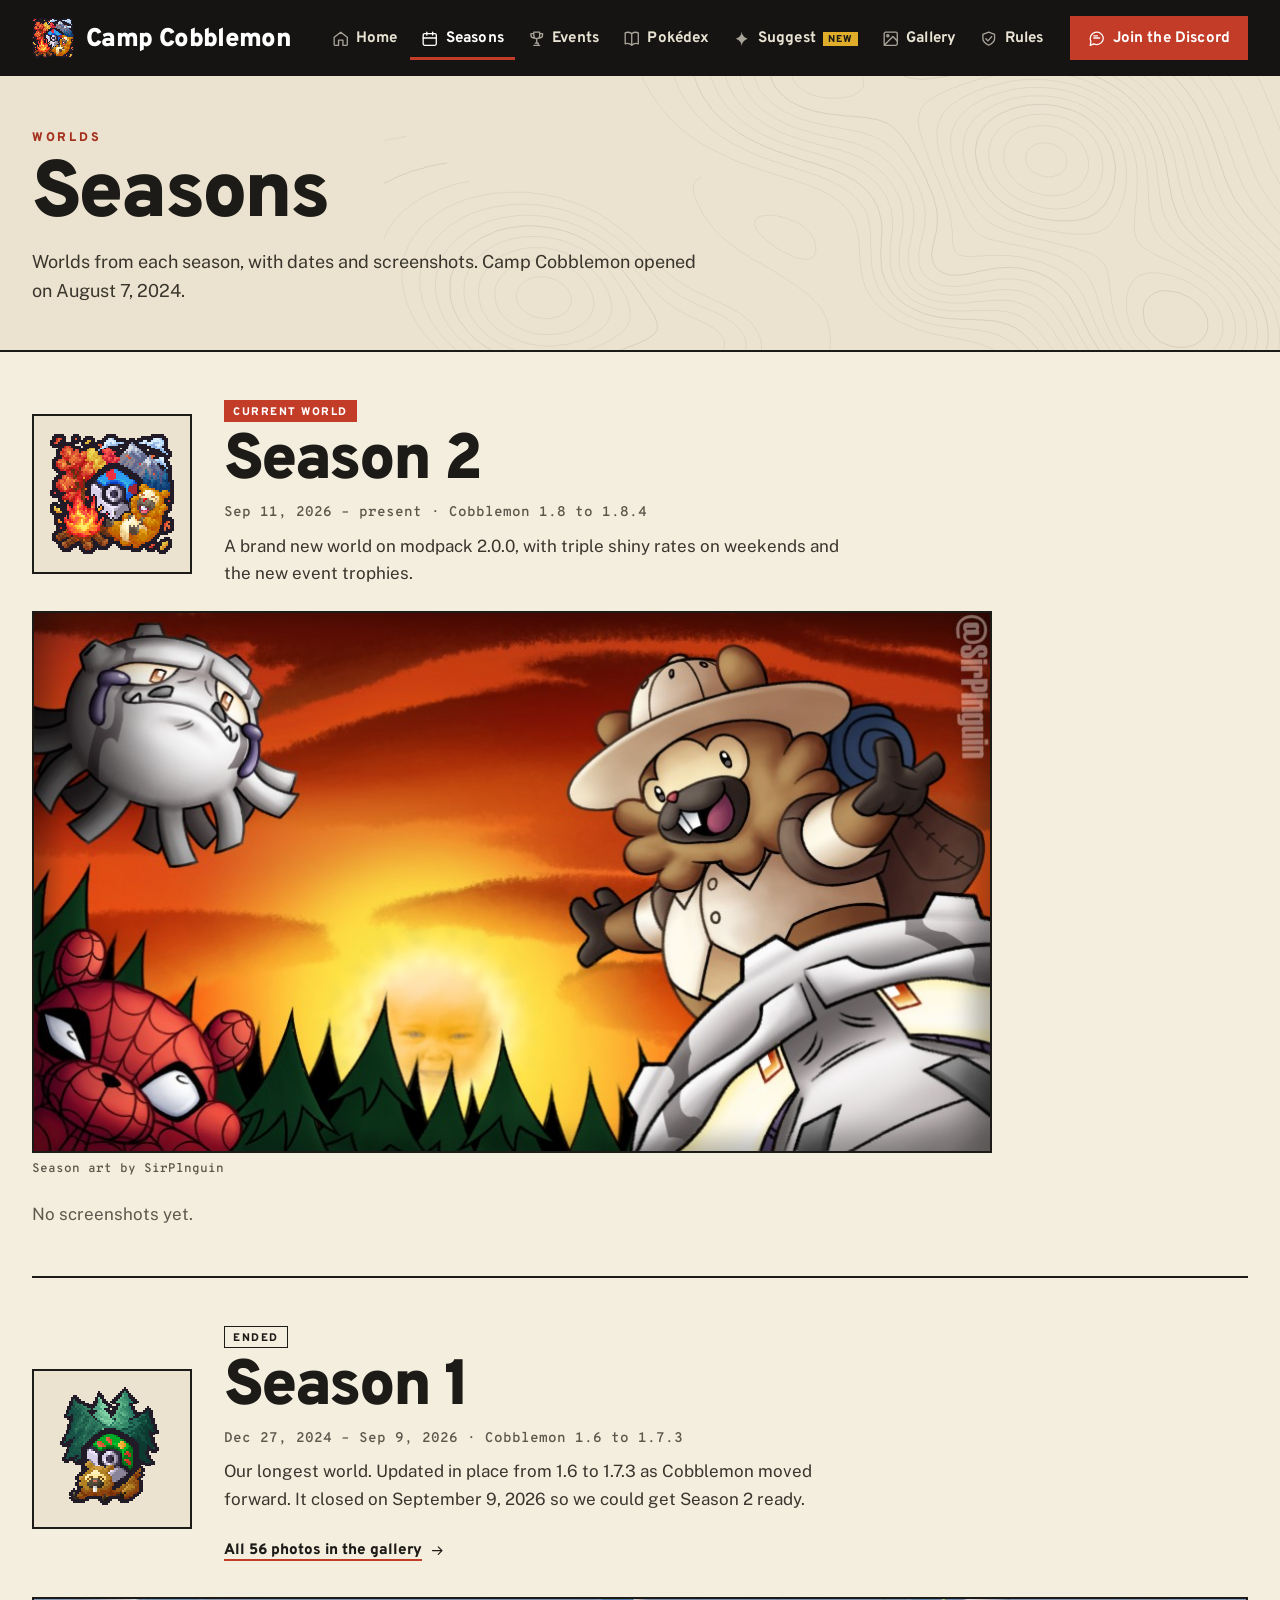
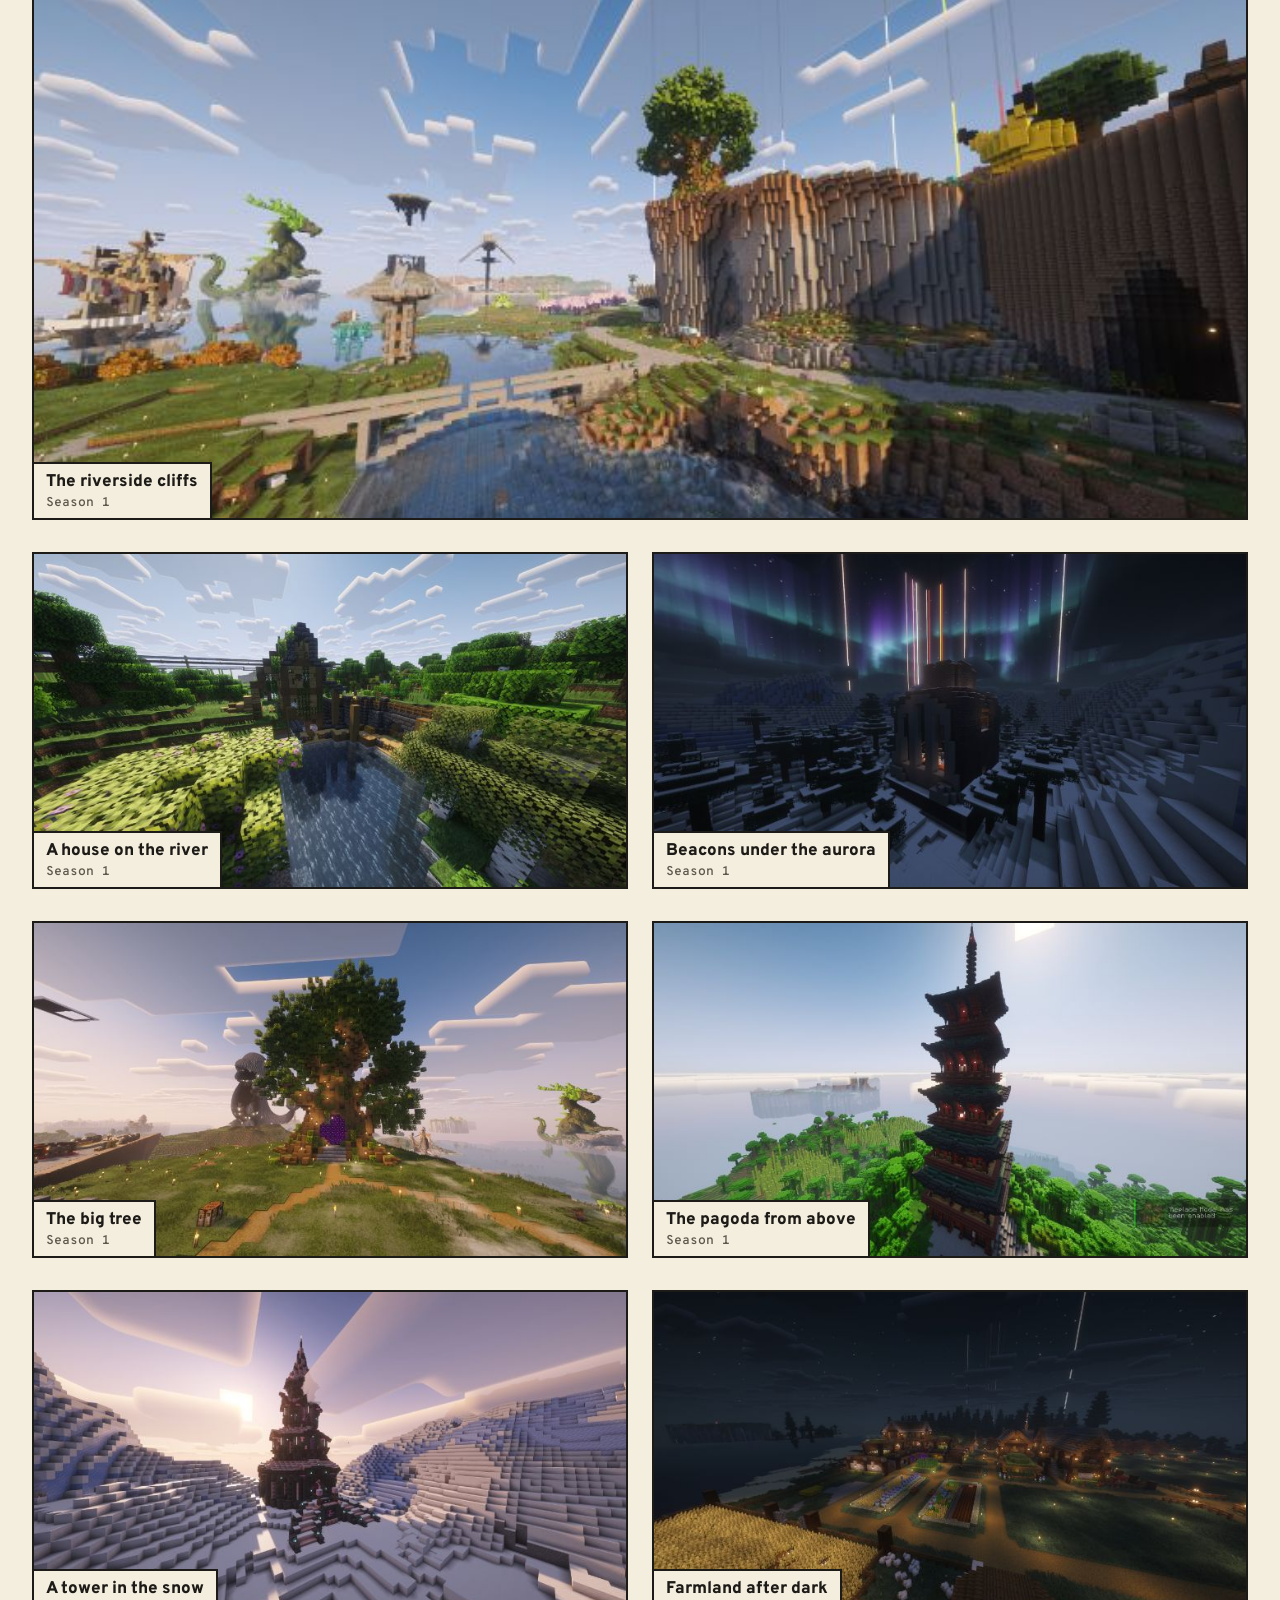
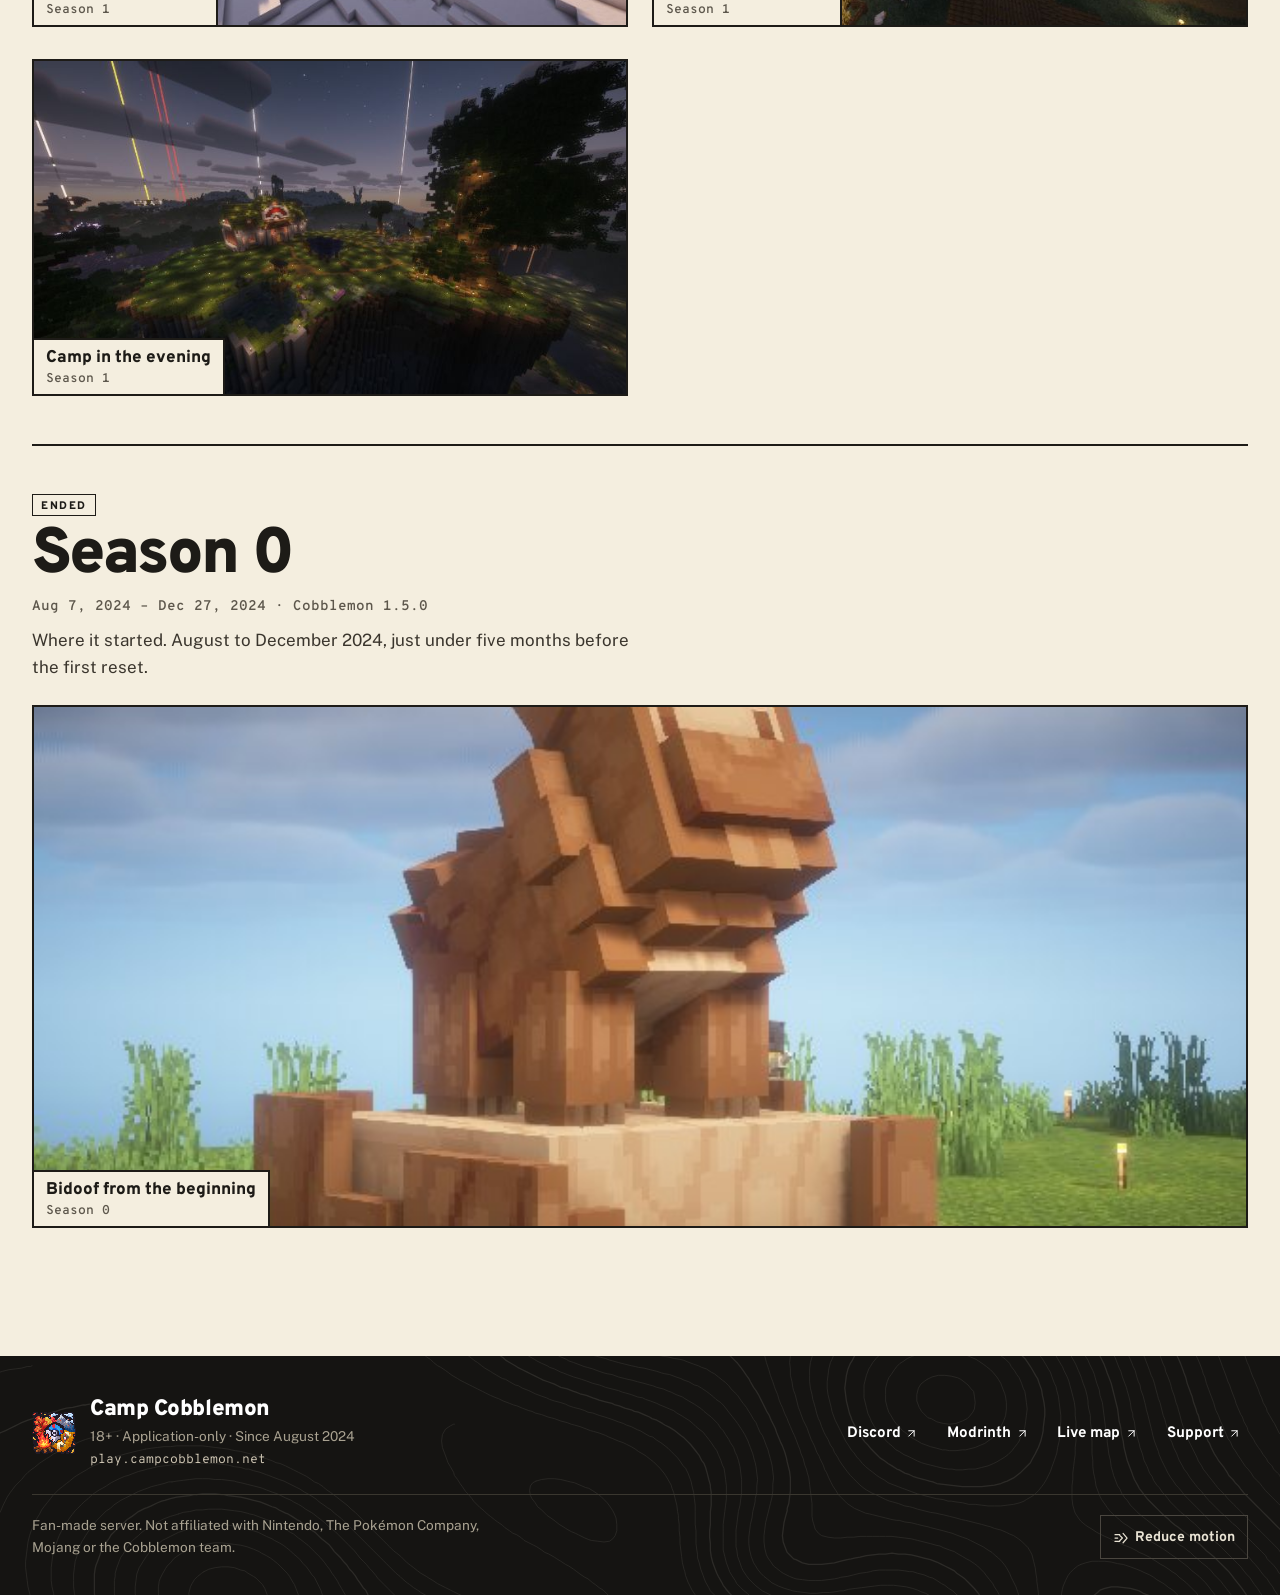
<file: seasons.html>
<!doctype html>
<html lang="en">
<head>
  <meta charset="utf-8">
  <meta name="viewport" content="width=device-width, initial-scale=1">
  <title>Seasons · Camp Cobblemon</title>
  <meta name="description" content="Every Camp Cobblemon world so far: Season 0, Season 1 and the Season 2 world, open since September 11, 2026.">
  <meta property="og:site_name" content="Camp Cobblemon">
  <meta property="og:type" content="website">
  <meta property="og:url" content="https://campcobblemon.net/seasons.html">
  <meta property="og:title" content="Seasons · Camp Cobblemon">
  <meta property="og:description" content="Every Camp Cobblemon world so far: Season 0, Season 1 and the Season 2 world, open since September 11, 2026.">
  <meta property="og:image" content="https://campcobblemon.net/assets/season2/banner.jpg">
  <meta name="twitter:card" content="summary_large_image">
  <meta name="theme-color" content="#151412">
  <link rel="icon" href="assets/logo.png">
  <link rel="preconnect" href="https://fonts.googleapis.com">
  <link rel="preconnect" href="https://fonts.gstatic.com" crossorigin>
  <link href="https://fonts.googleapis.com/css2?family=Overpass:wght@600;700;800;900&family=Overpass+Mono:wght@500;600&family=Public+Sans:wght@400;500;600;700&display=swap" rel="stylesheet">
  <script>try{document.documentElement.setAttribute("data-motion",matchMedia("(prefers-reduced-motion: reduce)").matches||localStorage.getItem("camp-motion")==="reduced"?"reduced":"full")}catch(e){}</script>
  <link rel="stylesheet" href="site.css?v=ba1707b2">
</head>
<body>
<a class="skip-link" href="#main">Skip to content</a>

<header class="site-header">
  <div class="wrap">
    <a class="brand" href="index.html"><img src="assets/logo.png" alt=""><span>Camp Cobblemon</span></a>
    <button class="nav-toggle" type="button" aria-expanded="false" aria-controls="primary-nav" hidden><svg class="icon" aria-hidden="true" focusable="false"><use href="assets/icons.svg#menu"></use></svg>Menu</button>
    <nav class="nav" id="primary-nav" aria-label="Main navigation">
      <a href="index.html"><svg class="icon" aria-hidden="true" focusable="false"><use href="assets/icons.svg#home"></use></svg>Home</a>
      <a href="seasons.html" class="active" aria-current="page"><svg class="icon" aria-hidden="true" focusable="false"><use href="assets/icons.svg#calendar"></use></svg>Seasons</a>
      <a href="events.html"><svg class="icon" aria-hidden="true" focusable="false"><use href="assets/icons.svg#events"></use></svg>Events</a>
      <a href="pokedex.html"><svg class="icon" aria-hidden="true" focusable="false"><use href="assets/icons.svg#book"></use></svg>Pokédex</a>
      <a href="suggest.html"><svg class="icon" aria-hidden="true" focusable="false"><use href="assets/icons.svg#sparkle"></use></svg>Suggest<span class="nav-new" data-new-until="2026-11-21">New</span></a>
      <a href="gallery.html"><svg class="icon" aria-hidden="true" focusable="false"><use href="assets/icons.svg#gallery"></use></svg>Gallery</a>
      <a href="rules.html"><svg class="icon" aria-hidden="true" focusable="false"><use href="assets/icons.svg#shield"></use></svg>Rules</a>
      <a class="btn btn-primary" data-link="discord" href="https://discord.com/invite/fWGNXbbjsd" target="_blank" rel="noopener"><svg class="icon" aria-hidden="true" focusable="false"><use href="assets/icons.svg#chat"></use></svg>Join the Discord</a>
    </nav>
  </div>
</header>

<main id="main" tabindex="-1">

  <div class="page-head">
    <div class="wrap">
      <p class="kicker">Worlds</p>
      <h1>Seasons</h1>
      <p class="lede">Worlds from each season, with dates and screenshots. Camp Cobblemon opened on August 7, 2024.</p>
    </div>
  </div>

  <div class="wrap page-body">

    <div class="season-list" id="season-list"></div>

  </div>

</main>

<div class="lightbox" id="lightbox" role="dialog" aria-modal="true" aria-label="Screenshot viewer" tabindex="-1">
  <button class="lb-close" aria-label="Close">×</button>
  <button class="lb-prev" aria-label="Previous">‹</button>
  <figure class="lb-figure"><img alt=""><figcaption class="lb-caption"></figcaption></figure>
  <button class="lb-next" aria-label="Next">›</button>
  <p class="lb-help">Use the arrow keys to browse. Escape to close.</p>
  <div class="lb-count" aria-live="polite" aria-atomic="true"></div>
</div>

<footer class="site-footer">
  <div class="wrap">
    <div class="foot-brand"><img src="assets/logo.png" alt="" width="44" height="44"><div><strong>Camp Cobblemon</strong><span>18+ · Application-only · Since August 2024</span><span class="mono" data-address>play.campcobblemon.net</span></div></div>
    <nav aria-label="Footer links">
      <a data-link="discord" href="https://discord.com/invite/fWGNXbbjsd" target="_blank" rel="noopener">Discord<svg class="icon trail" aria-hidden="true" focusable="false"><use href="assets/icons.svg#external"></use></svg></a>
      <a data-link="modrinth" href="https://modrinth.com/modpack/camp-cobblemon-modpack" target="_blank" rel="noopener">Modrinth<svg class="icon trail" aria-hidden="true" focusable="false"><use href="assets/icons.svg#external"></use></svg></a>
      <a data-link="map" href="https://map.campcobblemon.net" target="_blank" rel="noopener">Live map<svg class="icon trail" aria-hidden="true" focusable="false"><use href="assets/icons.svg#external"></use></svg></a>
      <a data-link="paypal" href="https://paypal.me/campcobblemon" target="_blank" rel="noopener">Support<svg class="icon trail" aria-hidden="true" focusable="false"><use href="assets/icons.svg#external"></use></svg></a>
    </nav>
    <div class="foot-base">
      <p class="foot-note">Fan-made server. Not affiliated with Nintendo, The Pokémon Company, Mojang or the Cobblemon team.</p>
      <button class="motion-toggle" type="button" data-motion-toggle aria-pressed="false" hidden><svg class="icon" aria-hidden="true" focusable="false"><use href="assets/icons.svg#motion"></use></svg><span>Reduce motion</span></button>
    </div>
  </div>
</footer>

<script src="content.js?v=4cea7570"></script>
<script src="site.js?v=dffadf98"></script>
</body>
</html>
</file>
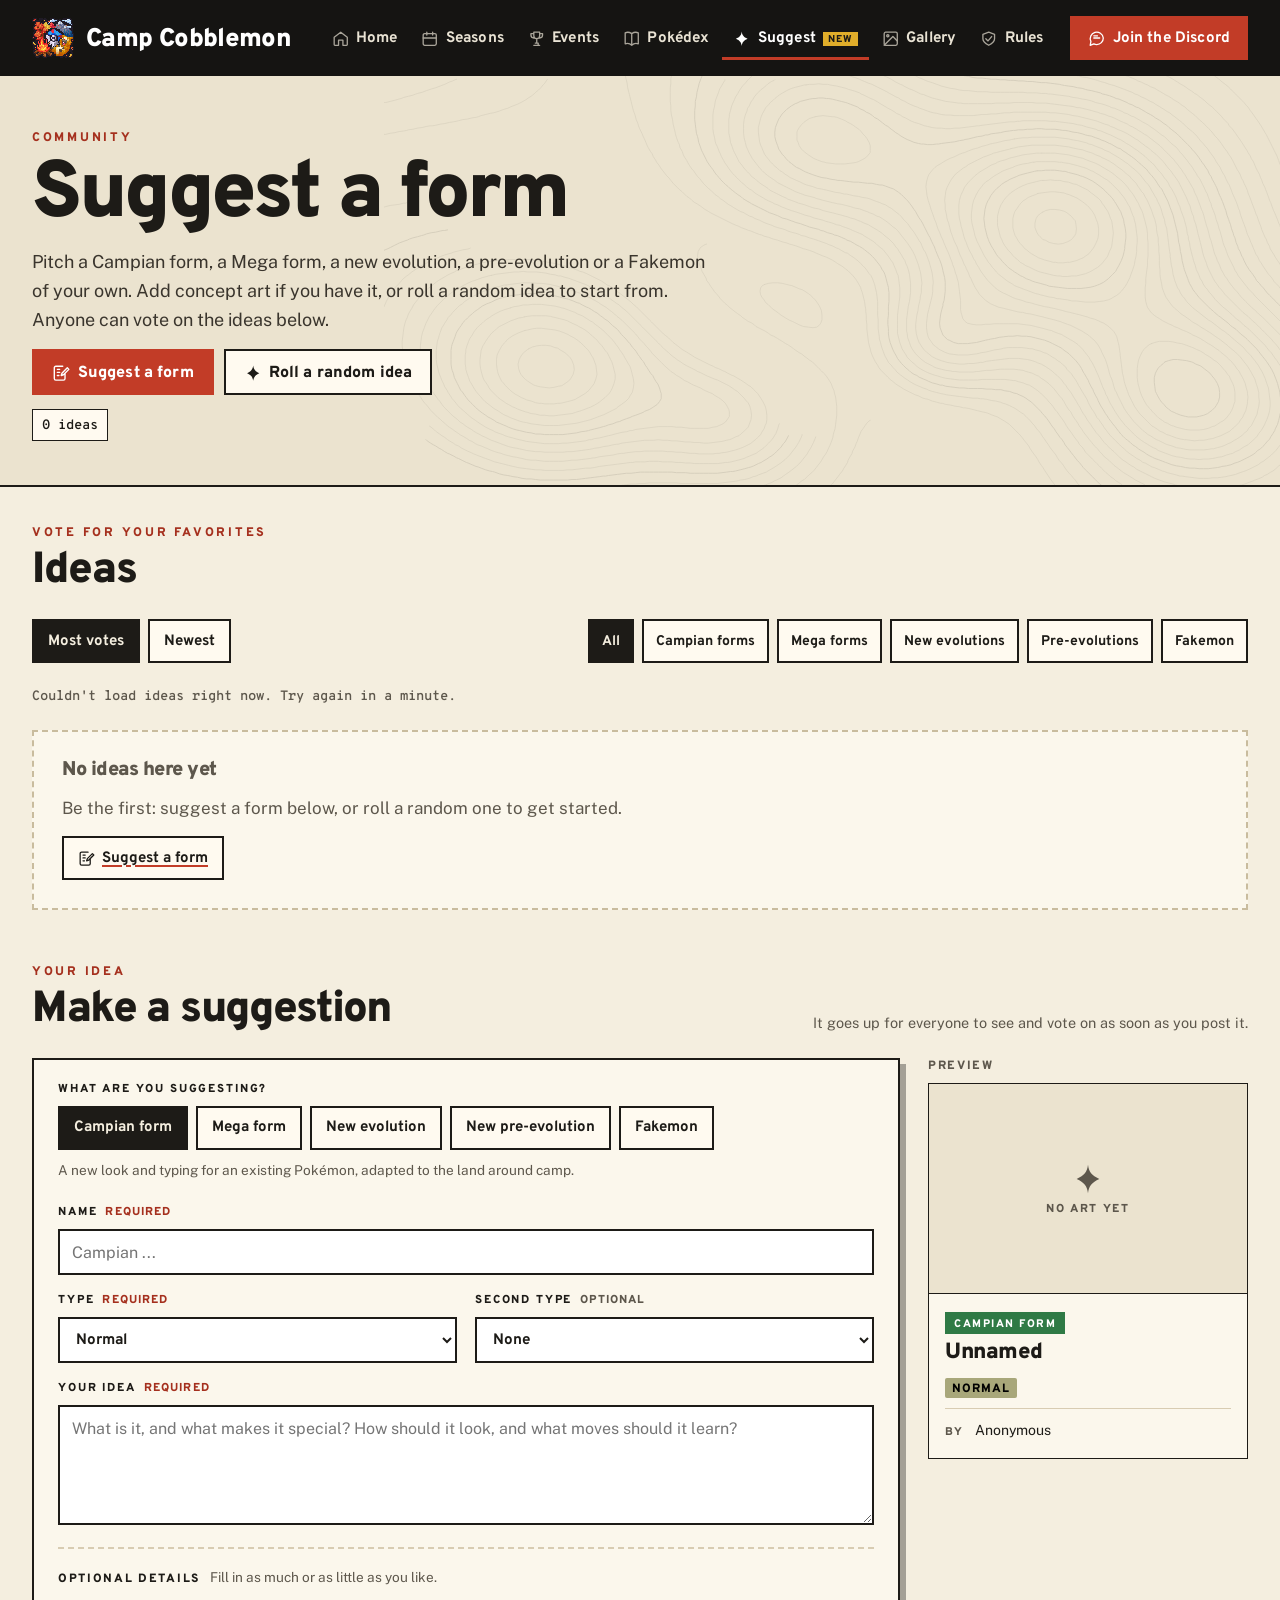
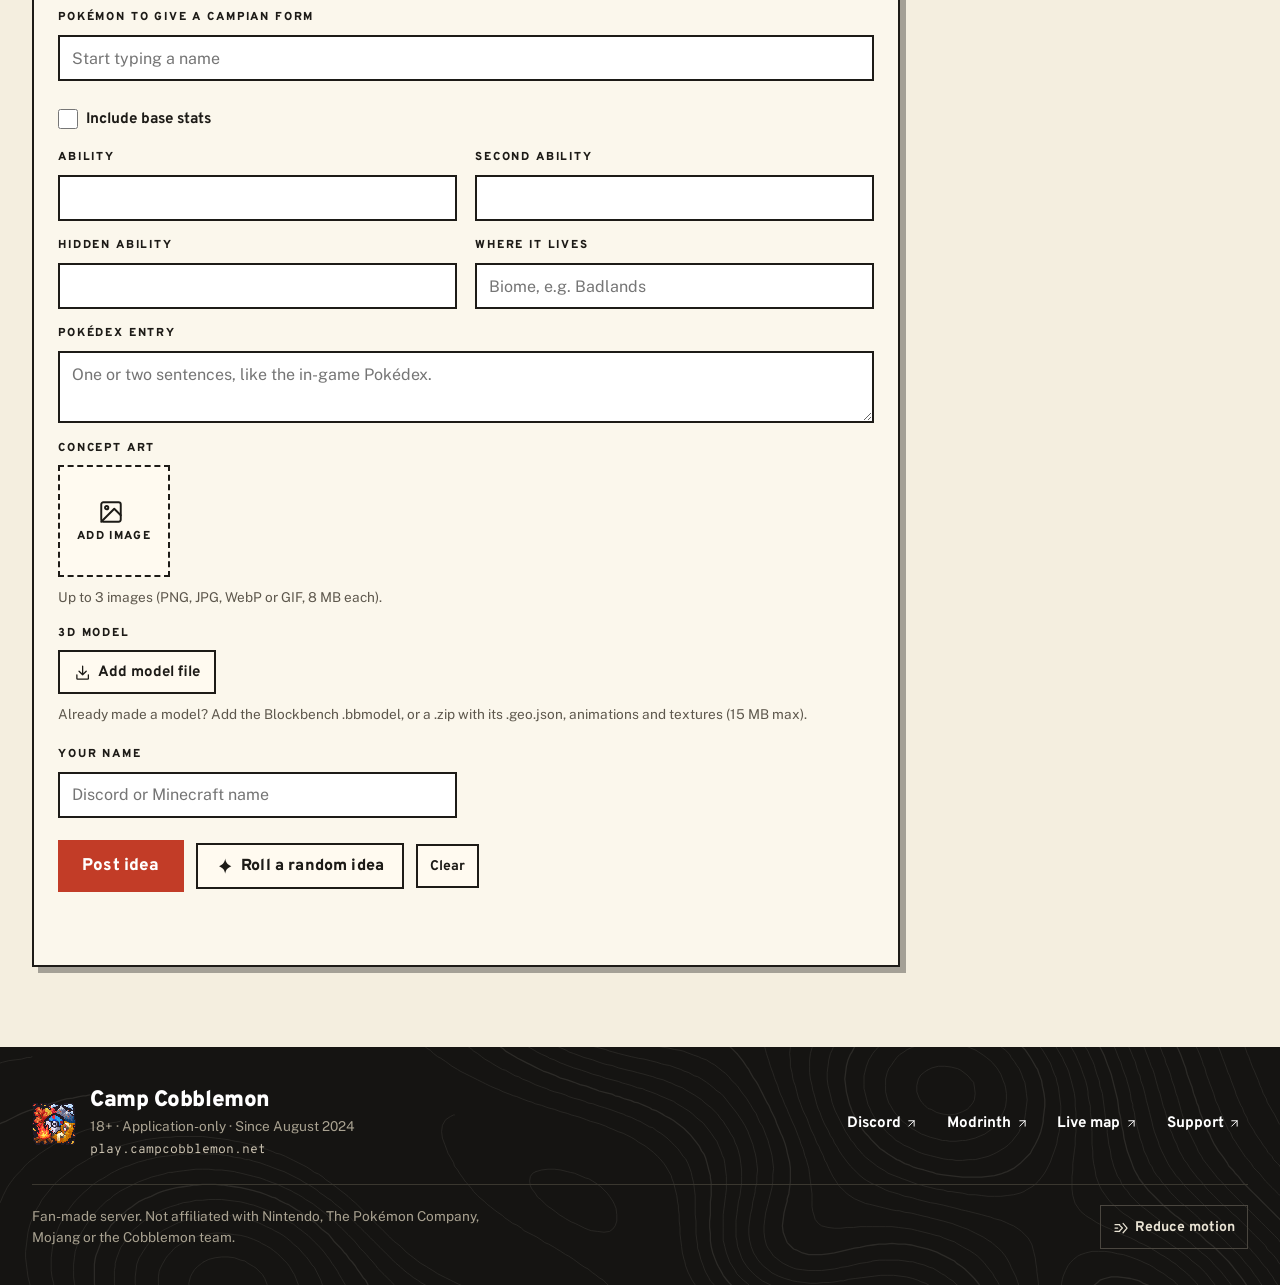
<file: suggest.html>
<!doctype html>
<html lang="en">
<head>
  <meta charset="utf-8">
  <meta name="viewport" content="width=device-width, initial-scale=1">
  <title>Suggest a form · Camp Cobblemon</title>
  <meta name="description" content="Suggest a Campian form, a Mega form, a new evolution, a pre-evolution or a Fakemon for Camp Cobblemon, and vote on everyone's ideas.">
  <meta property="og:site_name" content="Camp Cobblemon">
  <meta property="og:type" content="website">
  <meta property="og:url" content="https://campcobblemon.net/suggest.html">
  <meta property="og:title" content="Suggest a form · Camp Cobblemon">
  <meta property="og:description" content="Suggest a Campian form, a Mega form, a new evolution, a pre-evolution or a Fakemon for Camp Cobblemon, and vote on everyone's ideas.">
  <meta property="og:image" content="https://campcobblemon.net/assets/season2/banner.jpg">
  <meta name="twitter:card" content="summary_large_image">
  <meta name="theme-color" content="#151412">
  <link rel="icon" href="assets/logo.png">
  <link rel="preconnect" href="https://fonts.googleapis.com">
  <link rel="preconnect" href="https://fonts.gstatic.com" crossorigin>
  <link href="https://fonts.googleapis.com/css2?family=Overpass:wght@600;700;800;900&family=Overpass+Mono:wght@500;600&family=Public+Sans:wght@400;500;600;700&display=swap" rel="stylesheet">
  <script>try{document.documentElement.setAttribute("data-motion",matchMedia("(prefers-reduced-motion: reduce)").matches||localStorage.getItem("camp-motion")==="reduced"?"reduced":"full")}catch(e){}</script>
  <link rel="stylesheet" href="site.css?v=ba1707b2">
</head>
<body>
<a class="skip-link" href="#main">Skip to content</a>

<header class="site-header">
  <div class="wrap">
    <a class="brand" href="index.html"><img src="assets/logo.png" alt=""><span>Camp Cobblemon</span></a>
    <button class="nav-toggle" type="button" aria-expanded="false" aria-controls="primary-nav" hidden><svg class="icon" aria-hidden="true" focusable="false"><use href="assets/icons.svg#menu"></use></svg>Menu</button>
    <nav class="nav" id="primary-nav" aria-label="Main navigation">
      <a href="index.html"><svg class="icon" aria-hidden="true" focusable="false"><use href="assets/icons.svg#home"></use></svg>Home</a>
      <a href="seasons.html"><svg class="icon" aria-hidden="true" focusable="false"><use href="assets/icons.svg#calendar"></use></svg>Seasons</a>
      <a href="events.html"><svg class="icon" aria-hidden="true" focusable="false"><use href="assets/icons.svg#events"></use></svg>Events</a>
      <a href="pokedex.html"><svg class="icon" aria-hidden="true" focusable="false"><use href="assets/icons.svg#book"></use></svg>Pokédex</a>
      <a href="suggest.html" class="active" aria-current="page"><svg class="icon" aria-hidden="true" focusable="false"><use href="assets/icons.svg#sparkle"></use></svg>Suggest<span class="nav-new" data-new-until="2026-11-21">New</span></a>
      <a href="gallery.html"><svg class="icon" aria-hidden="true" focusable="false"><use href="assets/icons.svg#gallery"></use></svg>Gallery</a>
      <a href="rules.html"><svg class="icon" aria-hidden="true" focusable="false"><use href="assets/icons.svg#shield"></use></svg>Rules</a>
      <a class="btn btn-primary" data-link="discord" href="https://discord.com/invite/fWGNXbbjsd" target="_blank" rel="noopener"><svg class="icon" aria-hidden="true" focusable="false"><use href="assets/icons.svg#chat"></use></svg>Join the Discord</a>
    </nav>
  </div>
</header>

<main id="main" tabindex="-1">

  <div class="page-head">
    <div class="wrap">
      <p class="kicker">Community</p>
      <h1>Suggest a form</h1>
      <p class="lede">Pitch a Campian form, a Mega form, a new evolution, a pre-evolution or a Fakemon of your own. Add concept art if you have it, or roll a random idea to start from. Anyone can vote on the ideas below.</p>
      <div class="head-actions">
        <a class="btn btn-primary" href="#suggest"><svg class="icon" aria-hidden="true" focusable="false"><use href="assets/icons.svg#apply"></use></svg>Suggest a form</a>
        <button class="btn btn-outline" type="button" data-roll-head><svg class="icon" aria-hidden="true" focusable="false"><use href="assets/icons.svg#sparkle"></use></svg>Roll a random idea</button>
      </div>
      <p class="page-meta mono"><span data-idea-count>0</span> ideas</p>
    </div>
  </div>

  <div class="wrap page-body">

    <section class="section" aria-labelledby="ideas-heading" id="ideas-section">
      <div class="section-head"><div><p class="kicker">Vote for your favorites</p><h2 id="ideas-heading">Ideas</h2></div></div>
      <div class="idea-toolbar">
        <div class="filters" role="group" aria-label="Sort ideas">
          <button class="pill active" data-sort="top" aria-pressed="true">Most votes</button>
          <button class="pill" data-sort="new" aria-pressed="false">Newest</button>
        </div>
        <div class="filters" role="group" aria-label="Kind of idea">
          <button class="pill small active" data-kind="" aria-pressed="true">All</button>
          <button class="pill small" data-kind="campian" aria-pressed="false">Campian forms</button>
          <button class="pill small" data-kind="mega" aria-pressed="false">Mega forms</button>
          <button class="pill small" data-kind="evo" aria-pressed="false">New evolutions</button>
          <button class="pill small" data-kind="preevo" aria-pressed="false">Pre-evolutions</button>
          <button class="pill small" data-kind="fakemon" aria-pressed="false">Fakemon</button>
        </div>
      </div>
      <p class="results-count" id="ideas-status" role="status" aria-atomic="true"></p>
      <div class="dex ideas" id="ideas"></div>
      <button class="btn btn-outline load-more" type="button" id="ideas-more" hidden>Show more ideas</button>
    </section>

    <section class="section" aria-labelledby="suggest-heading" id="suggest">
      <div class="section-head">
        <div><p class="kicker">Your idea</p><h2 id="suggest-heading">Make a suggestion</h2></div>
        <p>It goes up for everyone to see and vote on as soon as you post it.</p>
      </div>
      <div class="suggest-layout">
        <form class="suggest-form" id="suggest-form" novalidate>
          <fieldset class="kind-choice">
            <legend>What are you suggesting?</legend>
            <div class="filters">
              <label class="pill"><input class="sr-only" type="radio" name="kind" value="campian" checked>Campian form</label>
              <label class="pill"><input class="sr-only" type="radio" name="kind" value="mega">Mega form</label>
              <label class="pill"><input class="sr-only" type="radio" name="kind" value="evo">New evolution</label>
              <label class="pill"><input class="sr-only" type="radio" name="kind" value="preevo">New pre-evolution</label>
              <label class="pill"><input class="sr-only" type="radio" name="kind" value="fakemon">Fakemon</label>
            </div>
            <p class="field-hint" id="kind-hint"></p>
          </fieldset>

          <div class="form-grid">
            <div class="field full">
              <label for="f-name">Name <span class="req">Required</span></label>
              <input class="search" id="f-name" maxlength="40" autocomplete="off" required>
            </div>
            <div class="field">
              <label for="f-type1">Type <span class="req">Required</span></label>
              <select class="search" id="f-type1"></select>
            </div>
            <div class="field">
              <label for="f-type2">Second type <span class="opt">Optional</span></label>
              <select class="search" id="f-type2"></select>
            </div>
            <div class="field full">
              <label for="f-notes">Your idea <span class="req">Required</span></label>
              <textarea class="search" id="f-notes" maxlength="800" rows="4" required placeholder="What is it, and what makes it special? How should it look, and what moves should it learn?"></textarea>
            </div>
          </div>

          <div class="optional">
            <p class="optional-hd"><span class="lbl">Optional details</span><span class="field-hint">Fill in as much or as little as you like.</span></p>

            <div class="form-grid">
              <div class="field full" id="base-field">
                <label for="f-base" id="f-base-label">Pokémon</label>
                <input class="search" id="f-base" list="species-list" autocomplete="off" placeholder="Start typing a name" aria-describedby="f-base-hint">
                <span class="field-hint" id="f-base-hint"></span>
              </div>
            </div>

            <fieldset>
              <legend class="sr-only">Base stats</legend>
              <label class="toggle"><input type="checkbox" id="f-use-stats"> Include base stats</label>
              <div id="stats-box" hidden>
                <div class="stat-edit" id="stat-edit"></div>
                <p class="field-hint" id="stat-hint"></p>
              </div>
            </fieldset>

            <div class="form-grid">
              <div class="field"><label for="f-ab1">Ability</label><input class="search" id="f-ab1" list="ability-list" maxlength="30" autocomplete="off"></div>
              <div class="field"><label for="f-ab2">Second ability</label><input class="search" id="f-ab2" list="ability-list" maxlength="30" autocomplete="off"></div>
              <div class="field"><label for="f-ab3">Hidden ability</label><input class="search" id="f-ab3" list="ability-list" maxlength="30" autocomplete="off"></div>
              <div class="field"><label for="f-how" id="f-how-label">Where it lives</label><input class="search" id="f-how" maxlength="160" autocomplete="off"></div>
              <div class="field full">
                <label for="f-flavor">Pokédex entry</label>
                <textarea class="search" id="f-flavor" maxlength="300" rows="2" placeholder="One or two sentences, like the in-game Pokédex."></textarea>
              </div>
            </div>

            <fieldset>
              <legend>Concept art</legend>
              <div class="art-picker" id="art-picker">
                <label class="art-add" for="f-art"><svg class="icon" aria-hidden="true" focusable="false"><use href="assets/icons.svg#gallery"></use></svg><span>Add image</span></label>
                <input class="sr-only" id="f-art" type="file" accept="image/png,image/jpeg,image/webp,image/gif" multiple>
              </div>
              <p class="field-hint">Up to 3 images (PNG, JPG, WebP or GIF, 8 MB each).</p>
            </fieldset>

            <fieldset>
              <legend>3D model</legend>
              <div class="model-pick">
                <input class="sr-only" id="f-model" type="file" accept=".bbmodel,.zip">
                <label class="pill" for="f-model" id="model-add"><svg class="icon" aria-hidden="true" focusable="false"><use href="assets/icons.svg#download"></use></svg>Add model file</label>
                <span class="model-name mono" id="model-name" hidden></span>
                <button class="pill small" type="button" id="model-remove" hidden>Remove</button>
              </div>
              <p class="field-hint">Already made a model? Add the Blockbench .bbmodel, or a .zip with its .geo.json, animations and textures (15 MB max).</p>
            </fieldset>

            <div class="form-grid">
              <div class="field"><label for="f-designer">Your name</label><input class="search" id="f-designer" maxlength="32" autocomplete="nickname" placeholder="Discord or Minecraft name"></div>
            </div>
          </div>

          <div class="form-actions">
            <button class="btn btn-primary btn-lg" type="submit" id="f-submit">Post idea</button>
            <button class="btn btn-outline" type="button" data-roll><svg class="icon" aria-hidden="true" focusable="false"><use href="assets/icons.svg#sparkle"></use></svg>Roll a random idea</button>
            <button class="pill small" type="button" data-clear>Clear</button>
          </div>
          <p class="form-status" id="form-status" role="status" aria-live="polite"></p>
        </form>

        <aside class="suggest-preview" aria-label="Preview">
          <p class="lbl">Preview</p>
          <div id="preview"></div>
        </aside>
      </div>
      <datalist id="species-list"></datalist>
      <datalist id="ability-list"></datalist>
    </section>

  </div>

</main>

<div class="modal" id="idea-modal" role="dialog" aria-modal="true" aria-label="Idea details" tabindex="-1">
  <div class="modal-card">
    <div class="modal-hd"><span>Form idea</span><button class="modal-close" aria-label="Close">×</button></div>
    <div class="modal-body"></div>
  </div>
</div>

<footer class="site-footer">
  <div class="wrap">
    <div class="foot-brand"><img src="assets/logo.png" alt="" width="44" height="44"><div><strong>Camp Cobblemon</strong><span>18+ · Application-only · Since August 2024</span><span class="mono" data-address>play.campcobblemon.net</span></div></div>
    <nav aria-label="Footer links">
      <a data-link="discord" href="https://discord.com/invite/fWGNXbbjsd" target="_blank" rel="noopener">Discord<svg class="icon trail" aria-hidden="true" focusable="false"><use href="assets/icons.svg#external"></use></svg></a>
      <a data-link="modrinth" href="https://modrinth.com/modpack/camp-cobblemon-modpack" target="_blank" rel="noopener">Modrinth<svg class="icon trail" aria-hidden="true" focusable="false"><use href="assets/icons.svg#external"></use></svg></a>
      <a data-link="map" href="https://map.campcobblemon.net" target="_blank" rel="noopener">Live map<svg class="icon trail" aria-hidden="true" focusable="false"><use href="assets/icons.svg#external"></use></svg></a>
      <a data-link="paypal" href="https://paypal.me/campcobblemon" target="_blank" rel="noopener">Support<svg class="icon trail" aria-hidden="true" focusable="false"><use href="assets/icons.svg#external"></use></svg></a>
    </nav>
    <div class="foot-base">
      <p class="foot-note">Fan-made server. Not affiliated with Nintendo, The Pokémon Company, Mojang or the Cobblemon team.</p>
      <button class="motion-toggle" type="button" data-motion-toggle aria-pressed="false" hidden><svg class="icon" aria-hidden="true" focusable="false"><use href="assets/icons.svg#motion"></use></svg><span>Reduce motion</span></button>
    </div>
  </div>
</footer>

<script src="content.js?v=4cea7570"></script>
<script src="species.js?v=795b7d67"></script>
<script src="site.js?v=dffadf98"></script>
<script src="suggest.js?v=e568c99d"></script>
</body>
</html>
</file>
<file: site.css>
/* Camp Cobblemon: a park-brochure field guide.
   Black bands, map-paper cream, trail red. Overpass for display, Public Sans for reading,
   Overpass Mono for data. Square corners; hard offset shadows on the panels that matter. */

:root {
  --band: #151412; --band-2: #2a2824; --band-line: #3a372f;
  --paper: #f4eedf; --paper-2: #ebe3cf; --paper-3: #e1d7bf; --card: #fbf7ec; --white: #fffaf0;
  --ink: #1d1b17; --ink-2: #3a352d; --muted: #5d574c; --line: #d8ccb2;
  --red: #c23c27; --red-2: #a5301e; --gold: #e0ad2a; --water: #3e7891; --green: #2f7a45;
  --on-band: #f4eedf; --on-band-2: #cfc6b4; --on-band-3: #a9a291;
  --head: "Overpass", "Segoe UI", system-ui, sans-serif;
  --body: "Public Sans", "Segoe UI", system-ui, sans-serif;
  --mono: "Overpass Mono", ui-monospace, Consolas, monospace;
  --shadow: 6px 6px 0 rgba(0, 0, 0, .33);
  --gutter: 32px;
}

/* ---------- base ---------- */
* { box-sizing: border-box; }
[hidden] { display: none !important; }
html { -webkit-text-size-adjust: 100%; }
body { margin: 0; background: var(--paper); color: var(--ink); font: 1.0625rem/1.6 var(--body); }
img { max-width: 100%; }
a { color: inherit; text-decoration-color: var(--red); text-decoration-thickness: 1.5px; text-underline-offset: .22em; }
a:hover { color: var(--red-2); }
p { margin: 0; }
h1, h2, h3 { margin: 0; font-family: var(--head); font-weight: 900; line-height: 1.05; letter-spacing: -.025em; overflow-wrap: break-word; }
h2 { font-size: clamp(2rem, 3.4vw, 2.875rem); letter-spacing: -.03em; }
button { font: inherit; }
.wrap { max-width: 1280px; margin: 0 auto; padding-inline: var(--gutter); }
.mono { font-family: var(--mono); }
.muted { color: var(--muted); }
.faint { color: var(--muted); }
.sr-only { position: absolute; width: 1px; height: 1px; padding: 0; margin: -1px; overflow: hidden; clip-path: inset(50%); white-space: nowrap; border: 0; }
:focus-visible { outline: 3px solid var(--water); outline-offset: 3px; }
.site-header :focus-visible, .site-footer :focus-visible, .sheet-head :focus-visible, .compare-tray :focus-visible,
.modal-hd :focus-visible, .lightbox :focus-visible, .landscape-credit:focus-visible, .video-toggle:focus-visible { outline-color: var(--gold); }
.skip-link { position: fixed; top: 12px; left: 12px; z-index: 100; padding: 12px 18px 10px; background: var(--band); color: var(--on-band); font: 800 1rem var(--head); border: 2px solid var(--gold); transform: translateY(-200%); }
.skip-link:focus { transform: none; color: var(--on-band); }

/* Icons accompany text; decorative SVGs are hidden from assistive technology. */
.icon { display: inline-block; width: 1.15em; height: 1.15em; flex-shrink: 0; vertical-align: -.18em; pointer-events: none; }
a > .icon:first-child, button > .icon:first-child, .lbl > .icon:first-child, label > .icon:first-child, .tag > .icon:first-child, .strip-title > .icon:first-child { margin-right: .45em; }
.icon.trail { width: .85em; height: .85em; margin-left: .3em; vertical-align: -.08em; }

/* small letter-spaced labels */
.kicker { margin: 0 0 10px; font: 800 .78rem/1 var(--head); letter-spacing: .22em; text-transform: uppercase; color: var(--red-2); }
.lbl { display: inline-block; margin-right: 6px; font: 800 .75rem/1.4 var(--head); letter-spacing: .14em; text-transform: uppercase; color: var(--muted); }
.tag { display: inline-flex; align-items: center; align-self: flex-start; padding: 5px 8px 3px; border: 1.5px solid var(--ink); background: transparent; color: var(--ink); font: 800 .6875rem/1.1 var(--head); letter-spacing: .14em; text-transform: uppercase; white-space: nowrap; }
.current .tag, .tag.current { background: var(--red); border-color: var(--red); color: #fff; }
.upcoming .tag { background: var(--ink); color: var(--paper); }
.tag.shiny-badge { background: var(--gold); border-color: var(--gold); color: var(--ink); }
.panel-hd { margin: 0; display: flex; justify-content: space-between; gap: 12px; padding: 10px 16px 8px; background: var(--band); color: var(--on-band); font: 800 .72rem/1.2 var(--head); letter-spacing: .18em; text-transform: uppercase; }

/* pictogram squares, numbered like the places on a park map */
.picto { position: relative; flex: none; display: grid; place-items: center; width: 40px; height: 40px; border-radius: 4px; background: var(--band); color: #fff; }
.picto .icon { width: 22px; height: 22px; margin: 0; vertical-align: 0; }
.picto b { position: absolute; top: -8px; right: -8px; display: grid; place-items: center; width: 22px; height: 22px; padding-top: 2px; border: 2px solid var(--paper); border-radius: 50%; background: var(--red); color: #fff; font: 900 .72rem/1 var(--head); }

/* ---------- buttons, links, pills ---------- */
.btn { display: inline-flex; align-items: center; justify-content: center; max-width: 100%; min-height: 46px; padding: 12px 18px 10px; border: 2px solid var(--ink); border-radius: 0; background: transparent; color: var(--ink); font: 800 1rem/1.15 var(--head); letter-spacing: .01em; text-decoration: none; cursor: pointer; }
.btn-primary { background: var(--red); border-color: var(--red); color: #fff; }
.btn-primary:hover { background: var(--red-2); border-color: var(--red-2); color: #fff; }
.btn-outline { background: var(--white); }
.btn-outline:hover { background: var(--ink); color: var(--paper); }
.btn-dark { background: var(--ink); color: var(--paper); }
.btn-dark:hover { background: #000; color: #fff; }
.btn-lg { min-height: 52px; padding: 14px 22px 12px; font-size: 1.0625rem; }
.more { display: inline-flex; align-items: center; gap: 8px; min-height: 44px; font: 800 .95rem/1.2 var(--head); color: var(--ink); text-decoration: underline; text-decoration-color: var(--red); text-decoration-thickness: 2px; text-underline-offset: 5px; }
.more > .icon { width: 1em; height: 1em; }
.actions { display: flex; flex-wrap: wrap; align-items: center; gap: 12px; }

.pill { display: inline-flex; align-items: center; justify-content: center; min-height: 44px; padding: 9px 14px 7px; border: 2px solid var(--ink); border-radius: 0; background: var(--white); color: var(--ink); font: 700 .9375rem/1.1 var(--head); cursor: pointer; }
.pill:hover { background: var(--paper-2); }
.pill.active { background: var(--ink); color: var(--paper); }
.pill:disabled { opacity: .45; cursor: default; background: var(--white); }
.pill.small { padding: 8px 12px 6px; font-size: .875rem; }
.pill .faint { margin-left: 6px; font: 600 .78em var(--mono); color: inherit; opacity: .72; font-variant-numeric: tabular-nums; }

/* ---------- header band ---------- */
.site-header { background: var(--band); color: var(--on-band); }
.site-header .wrap { display: flex; flex-wrap: wrap; align-items: center; gap: 12px 20px; min-height: 76px; padding-block: 14px; }
.brand { display: flex; align-items: center; gap: 12px; min-width: 0; min-height: 44px; color: #fff; text-decoration: none; }
.brand:hover { color: var(--gold); }
.brand img { width: 42px; height: 42px; flex-shrink: 0; image-rendering: pixelated; }
.brand span { padding-top: 4px; font: 900 1.6rem/1 var(--head); letter-spacing: -.025em; white-space: nowrap; }
.nav { display: flex; flex-wrap: wrap; align-items: center; gap: 2px; margin-left: auto; }
.nav a { display: inline-flex; align-items: center; min-height: 44px; padding: 10px 11px 8px; color: #e9e3d4; font: 700 .95rem/1 var(--head); letter-spacing: .01em; text-decoration: none; }
.nav a .icon { opacity: .7; }
.nav a:hover { background: var(--band-2); color: #fff; }
.nav a.active { color: #fff; box-shadow: inset 0 -3px var(--red); }
.nav a.active .icon { opacity: 1; }
.nav-new { margin-left: 7px; padding: 3px 5px 1px; background: var(--gold); color: var(--ink); font: 800 .625rem/1 var(--head); letter-spacing: .1em; text-transform: uppercase; }
.nav .btn { margin-left: 14px; padding: 12px 16px 10px; color: #fff; }
.nav .btn:hover { background: var(--red-2); color: #fff; }
.nav .btn .icon { opacity: 1; }
.nav-toggle { display: inline-flex; align-items: center; margin-left: auto; min-height: 44px; padding: 9px 14px 7px; border: 2px solid #4a463f; background: none; color: #fff; font: 800 .95rem/1 var(--head); cursor: pointer; }
.nav-toggle:hover, .nav-toggle[aria-expanded="true"] { background: var(--band-2); border-color: #8a8478; }

/* ---------- footer band ---------- */
.site-footer { position: relative; isolation: isolate; overflow: hidden; background: var(--band); color: var(--on-band-2); font-size: .9rem; }
.site-footer::before { content: ""; position: absolute; inset: 0; z-index: -1; background: var(--on-band); opacity: .1;
  -webkit-mask: url(assets/contours.svg) right center / cover no-repeat; mask: url(assets/contours.svg) right center / cover no-repeat; }
.site-footer .wrap { display: grid; grid-template-columns: minmax(0, 1fr) auto; align-items: center; gap: 24px 36px; padding-block: 40px 36px; }
.foot-brand { display: flex; align-items: center; gap: 14px; }
.foot-brand img { width: 44px; height: 44px; image-rendering: pixelated; }
.foot-brand strong { display: block; padding-top: 3px; color: #fff; font: 900 1.4rem/1 var(--head); letter-spacing: -.02em; }
.foot-brand span { display: block; margin-top: 4px; font-size: .85rem; color: var(--on-band-3); }
.foot-brand .mono { margin-top: 2px; font-size: .8rem; color: var(--on-band-2); }
.site-footer nav { display: flex; flex-wrap: wrap; justify-content: flex-end; gap: 4px 22px; }
.site-footer nav a { display: inline-flex; align-items: center; min-height: 44px; color: #fff; font: 700 .95rem/1 var(--head); text-decoration: none; }
.site-footer nav a:hover { color: var(--gold); }
.foot-base { grid-column: 1 / -1; display: flex; flex-wrap: wrap; align-items: center; justify-content: space-between; gap: 14px 24px; padding-top: 20px; border-top: 1px solid var(--band-line); }
.foot-note { max-width: 60ch; color: var(--on-band-3); font-size: .85rem; }
.motion-toggle { display: inline-flex; align-items: center; min-height: 44px; padding: 9px 12px 7px; border: 1.5px solid #4a463f; background: transparent; color: #e9e3d4; font: 700 .875rem/1 var(--head); cursor: pointer; }
.motion-toggle:hover { border-color: #8a8478; color: #fff; }
.motion-toggle[aria-pressed="true"] { background: var(--gold); border-color: var(--gold); color: var(--ink); }
.motion-toggle:disabled { cursor: default; }

/* ---------- sections ---------- */
.section { display: flex; flex-direction: column; gap: 24px; padding-block: 72px; }
.section > .wrap { display: flex; flex-direction: column; gap: 24px; width: 100%; min-width: 0; }
#support { padding-top: 0; }
.section-head { display: flex; flex-wrap: wrap; align-items: flex-end; justify-content: space-between; gap: 12px 24px; }
.section-head > div > .kicker:last-child { margin-bottom: 0; }
.section-head > p { color: var(--muted); font-size: .9rem; }
.card { display: flex; flex-direction: column; gap: 8px; min-width: 0; padding: 22px; background: var(--card); border: 1.5px solid var(--line); }
.card p { color: var(--ink-2); font-size: 1rem; }
.empty { color: var(--muted); padding: 8px 0; }
.results-count { font: 600 .85rem/1.4 var(--mono); color: var(--muted); }

/* sub-page heads: a paper band with quiet contour lines */
.page-head { position: relative; isolation: isolate; overflow: hidden; background: var(--paper-2); border-bottom: 2px solid var(--ink); }
.page-head::before { content: ""; position: absolute; inset: 0 0 0 30%; z-index: -1; background: var(--ink); opacity: .11;
  -webkit-mask: url(assets/contours.svg) left center / cover no-repeat; mask: url(assets/contours.svg) left center / cover no-repeat; }
.page-head .wrap { display: flex; flex-direction: column; align-items: flex-start; gap: 14px; padding-block: 56px 44px; }
.page-head .kicker { margin: 0; }
.page-head h1 { font-size: clamp(2.75rem, 7vw, 5rem); line-height: .95; letter-spacing: -.035em; }
.page-head .lede { max-width: 62ch; font-size: 1.125rem; color: var(--ink-2); text-wrap: pretty; }
.page-meta { padding: 5px 9px 3px; border: 1.5px solid var(--ink); background: var(--white); font-size: .85rem; font-weight: 600; }
.page-body { padding-block: 40px 80px; }
.page-body > .section { padding-block: 0 56px; }
.page-body > .section:last-child { padding-bottom: 0; }

/* dropdowns */
.dropdown { min-width: 0; padding: 0 20px; background: var(--card); border: 1.5px solid var(--ink); }
.dropdown summary { display: flex; flex-wrap: wrap; align-items: center; gap: 4px 12px; padding: 14px 0 12px; list-style: none; cursor: pointer; font: 800 1.125rem/1.2 var(--head); }
.dropdown summary::-webkit-details-marker { display: none; }
.dropdown summary::before { content: "+"; display: grid; place-items: center; width: 24px; height: 24px; padding-top: 2px; background: var(--band); color: var(--on-band); font: 900 1rem/1 var(--head); }
.dropdown[open] summary::before { content: "\2212"; }
.dropdown summary .faint { font: 600 .85rem var(--mono); }

/* ---------- home: season strip ---------- */
.season-announcement { background: var(--paper-2); border-bottom: 2px solid var(--ink); font-size: .9375rem; }
.season-announcement .wrap { display: flex; flex-wrap: wrap; align-items: center; gap: 8px 16px; padding-block: 9px; }
.season-announcement .tag { background: var(--red); border-color: var(--red); color: #fff; }
.season-announcement a { display: inline-flex; align-items: center; gap: 6px; min-height: 36px; margin-left: auto; font: 800 .9375rem var(--head); }

/* ---------- home: video hero with a brochure panel ---------- */
.hero { position: relative; isolation: isolate; overflow: hidden; background: var(--band); border-bottom: 2px solid var(--ink); }
.hero-landscape { position: absolute; inset: 0; z-index: -2; width: 100%; height: 100%; object-fit: cover; object-position: center 45%; }
.hero::after { content: ""; position: absolute; inset: 0; z-index: -1; background: linear-gradient(90deg, rgba(21, 20, 18, .5), rgba(21, 20, 18, .12) 48%, rgba(21, 20, 18, 0) 70%); }
.hero-inner { display: flex; align-items: center; justify-content: space-between; gap: 24px; min-height: clamp(560px, 76vh, 760px); padding-block: 48px; }
.hero-panel { width: min(500px, 100%); background: var(--paper); border: 2px solid var(--band); box-shadow: var(--shadow); }
.hero-copy { display: flex; flex-direction: column; align-items: flex-start; gap: 16px; padding: 22px 24px 20px; }
.hero h1 { font-size: clamp(2.125rem, 3.3vw, 2.75rem); line-height: 1; letter-spacing: -.03em; }
.hero h1 span { color: var(--red); }
.hero .lede { color: var(--ink-2); font-size: 1.0625rem; line-height: 1.55; text-wrap: pretty; }
.server-address { display: flex; flex-direction: column; align-items: flex-start; gap: 6px; width: 100%; padding-top: 14px; border-top: 1.5px solid var(--line); }
.server-address .lbl { margin: 0; }
.server-address button { min-height: 44px; padding: 9px 12px 7px; border: 1.5px solid var(--ink); background: #fff; color: var(--ink); font: 600 1rem/1.2 var(--mono); cursor: pointer; overflow-wrap: anywhere; text-align: left; }
.server-address button:hover { background: var(--ink); color: var(--paper); }
.copy-error { color: var(--red-2); font-size: .875rem; }
.status { display: flex; flex-wrap: wrap; align-items: center; gap: 6px 10px; font: 600 .875rem/1.3 var(--mono); }
.status-text { font-weight: 600; }
.status-players { color: var(--muted); }
.dot { width: 9px; height: 9px; flex-shrink: 0; border-radius: 50%; background: #8f887a; }
.online .dot { background: #2fa65f; box-shadow: 0 0 0 3px rgba(47, 166, 95, .22); }
.offline .dot { background: var(--red); }
.status .tag { font-family: var(--mono); font-weight: 600; letter-spacing: .02em; text-transform: none; font-size: .78rem; }
.hero-note { font: 600 .8rem/1.3 var(--mono); color: var(--muted); }
.hero-tools { flex: none; align-self: flex-end; display: flex; align-items: stretch; gap: 6px; }
.landscape-credit { display: flex; flex-direction: column; justify-content: center; gap: 2px; min-height: 44px; padding: 8px 12px 6px; background: rgba(21, 20, 18, .82); color: #fff; font: 600 .78rem/1.3 var(--mono); text-decoration: none; }
.video-toggle { flex: none; display: grid; place-items: center; width: 44px; min-height: 44px; padding: 0; border: 0; background: rgba(21, 20, 18, .82); color: #fff; cursor: pointer; }
.video-toggle:hover { color: var(--gold); }
.video-toggle .icon { width: 18px; height: 18px; margin: 0; }
.landscape-credit span { color: var(--on-band-2); }
.landscape-credit strong { font: 800 .95rem/1.2 var(--head); }
.landscape-credit:hover { color: var(--gold); }
.shiny-badge .icon { width: .95em; height: .95em; margin-right: .4em; vertical-align: -.12em; }

/* key strip under the hero, after a map key */
.key-strip { background: var(--paper); border-bottom: 2px solid var(--ink); }
.key-strip .wrap { display: grid; grid-template-columns: auto minmax(0, 1fr); align-items: center; gap: 12px 32px; padding-block: 16px; }
.key-title { font: 900 .8rem/1 var(--head); letter-spacing: .22em; text-transform: uppercase; }
.key-list { display: grid; grid-template-columns: repeat(4, minmax(0, 1fr)); gap: 4px 16px; margin: 0; padding: 0; list-style: none; }
.key-list a { display: flex; align-items: center; gap: 12px; min-height: 56px; padding: 6px; color: var(--ink); text-decoration: none; }
.key-list a:hover { background: var(--paper-2); color: var(--ink); }
.key-list strong { display: block; font: 800 1rem/1.15 var(--head); }
.key-list small { display: block; color: var(--muted); font-size: .8125rem; line-height: 1.3; }

/* custom Pokémon */
.camp-field-guide .wrap { display: grid; grid-template-columns: minmax(0, .9fr) minmax(0, 1.5fr); align-items: center; gap: 48px; }
.field-guide-copy { display: flex; flex-direction: column; align-items: flex-start; gap: 18px; }
.field-guide-copy .kicker { margin: 0; }
.field-guide-copy p:not(.kicker) { max-width: 40ch; color: var(--ink-2); }
.specimen-lineup { display: grid; grid-template-columns: repeat(3, minmax(0, 1fr)); gap: 16px; }
.specimen-lineup figure { margin: 0; min-width: 0; background: var(--card); border: 1.5px solid var(--ink); }
.specimen-lineup img { display: block; width: 100%; height: 210px; padding: 16px; object-fit: contain; border-bottom: 1.5px solid var(--ink); }
.specimen-lineup figcaption { display: flex; flex-direction: column; gap: 2px; padding: 10px 12px 9px; }
.specimen-lineup strong { font: 800 1rem/1.2 var(--head); }
.specimen-lineup figcaption span { font: 600 .75rem/1.3 var(--mono); color: var(--muted); }

/* field-guide art: a lit specimen card on faint graph paper */
.art, .specimen-lineup img { background-color: #f1e8cf;
  background-image: linear-gradient(rgba(120, 90, 50, .07) 1px, transparent 1px), linear-gradient(90deg, rgba(120, 90, 50, .07) 1px, transparent 1px), radial-gradient(ellipse at 50% 65%, #fffaf0 0%, #f1e8cf 62%, #e4d8b9 100%);
  background-size: 22px 22px, 22px 22px, 100% 100%; background-position: center; }

/* community builds */
.camp-gallery { background: var(--paper-2); border-block: 2px solid var(--ink); }
.camp-gallery .wrap { display: grid; grid-template-columns: minmax(0, 1fr) minmax(0, 2.6fr); align-items: start; gap: 36px; }
.builds-copy { align-self: center; display: flex; flex-direction: column; align-items: flex-start; gap: 14px; }
.builds-copy .kicker { margin: 0; }
.gallery-note { color: var(--ink-2); }
.thumbs-3 { display: grid; grid-template-columns: minmax(0, 2fr) minmax(0, 1fr); gap: 14px; }
.thumbs-3 a { position: relative; display: block; overflow: hidden; background: var(--band); border: 2px solid var(--ink); color: var(--ink); text-decoration: none; }
.thumbs-3 img { display: block; width: 100%; height: auto; aspect-ratio: 16 / 9; object-fit: cover; }
.thumbs-3 a:first-child { grid-row: 1 / span 2; }
.thumbs-3 a:first-child img { position: absolute; inset: 0; height: 100%; aspect-ratio: auto; }
.ph-cap { position: absolute; left: 0; bottom: 0; display: flex; align-items: center; gap: 8px; max-width: calc(100% - 16px); padding: 6px 10px 4px 6px; background: var(--paper); border-top: 2px solid var(--ink); border-right: 2px solid var(--ink); font: 800 .8125rem/1.2 var(--head); }
.ph-cap b { flex: none; display: grid; place-items: center; width: 20px; height: 20px; padding-top: 2px; border-radius: 50%; background: var(--red); color: #fff; font: 900 .6875rem/1 var(--head); }

/* how to join: the back of the brochure */
.sheet { background: var(--card); border: 2px solid var(--ink); box-shadow: var(--shadow); }
.sheet-head { position: relative; isolation: isolate; overflow: hidden; display: grid; grid-template-columns: auto minmax(0, 1fr) auto; align-items: end; gap: 16px 40px; padding: 28px 28px 24px; background: var(--band); color: #fff; }
.sheet-head::before { content: ""; position: absolute; inset: 0; z-index: -1; background: var(--on-band); opacity: .09;
  -webkit-mask: url(assets/contours.svg) center / cover no-repeat; mask: url(assets/contours.svg) center / cover no-repeat; }
.sheet-head .kicker { color: var(--gold); }
.join-intro { max-width: 46ch; color: var(--on-band-2); }
.sheet-head .more { color: #fff; text-decoration-color: var(--gold); }
.sheet-head .more:hover { color: var(--gold); }
.join-steps { display: grid; grid-template-columns: repeat(4, minmax(0, 1fr)); margin: 0; padding: 0; list-style: none; }
.join-steps .step { display: flex; flex-direction: column; align-items: flex-start; gap: 8px; padding: 26px 22px 22px; border-left: 1.5px solid var(--line); min-width: 0; }
.join-steps .step:first-child { border-left: 0; }
.join-steps .picto { width: 48px; height: 48px; margin-bottom: 8px; }
.join-steps .picto .icon { width: 26px; height: 26px; }
.join-steps .picto b { border-color: var(--card); }
.join-steps strong { font: 900 1.25rem/1.15 var(--head); letter-spacing: -.015em; }
.join-steps p { color: var(--ink-2); font-size: .975rem; overflow-wrap: anywhere; }
.join-steps p .mono { font-size: .92em; font-weight: 600; }
.join-steps .more { margin-top: auto; font-size: .9rem; }
.bot-note { display: flex; align-items: center; gap: 16px; padding: 16px 22px; background: var(--paper-2); border-top: 2px solid var(--ink); }
.bot-note img { flex: none; width: 64px; height: 64px; }
.bot-note p { color: var(--ink-2); font-size: .9375rem; line-height: 1.55; }
.discord-widget { margin-top: 8px; }
.discord-widget iframe { display: block; width: 100%; max-width: 500px; height: 380px; margin: 0 0 20px; border: 1.5px solid var(--ink); background: var(--card); }

/* modpack */
.modpack { background: var(--paper-2); border-block: 2px solid var(--ink); }
.chips { display: grid; grid-template-columns: repeat(4, minmax(0, 1fr)); gap: 0 24px; }
.chip { display: flex; gap: 8px; padding: 8px 0 6px; border-bottom: 1px solid #cdbf9f; font: 700 .9375rem/1.3 var(--head); }
.chip::before { content: ""; flex: none; width: 6px; height: 11px; margin: 2px 5px 0 3px; border: solid var(--red); border-width: 0 2.5px 2.5px 0; transform: rotate(45deg); }
.cards-4 { display: grid; grid-template-columns: repeat(4, minmax(0, 1fr)); gap: 16px; }
#modpack-ours { grid-template-columns: repeat(2, minmax(0, 1fr)); }
#modpack-ours .card { background: var(--white); border: 2px solid var(--ink); }
#modpack-ours strong { font: 900 1.15rem/1.2 var(--head); }
.modlist { padding-bottom: 18px; }
.modlist h3 { margin: 12px 0 8px; font-size: 1.05rem; letter-spacing: -.01em; }
.modlist h3 .faint { font: 600 .8rem var(--mono); }
.modlist ul { columns: 3; column-gap: 28px; margin: 0 0 18px; padding: 0; list-style: none; font-size: .9375rem; }
.modlist li { break-inside: avoid; padding: 3px 0; }
.modlist a { color: var(--ink-2); text-decoration: none; }
.modlist a:hover { color: var(--red-2); text-decoration: underline; }
.ours-tag { margin-left: 4px; padding: 2px 5px 1px; background: var(--red); color: #fff; font: 800 .6875rem/1 var(--head); letter-spacing: .12em; text-transform: uppercase; vertical-align: 2px; }

/* seasons on the home page */
.seasons { display: grid; grid-template-columns: repeat(3, minmax(0, 1fr)); background: var(--card); border: 2px solid var(--ink); }
a.season { gap: 10px; padding: 24px; border: 0; border-left: 1.5px solid var(--line); color: var(--ink); text-decoration: none; }
a.season:first-child { border-left: 0; }
a.season:hover { background: var(--white); color: var(--ink); }
.season h3 { font-size: 1.75rem; }
.season .dates { font: 600 .8125rem/1.4 var(--mono); color: var(--muted); }
.season p { font-size: .975rem; }

/* support */
.support { background: var(--card); border: 2px solid var(--ink); box-shadow: var(--shadow); }
.support-body { display: grid; grid-template-columns: minmax(0, 1fr) auto; align-items: center; gap: 24px 40px; padding: 28px; }
.support-copy { display: flex; flex-direction: column; gap: 12px; max-width: 66ch; }
.support-copy .kicker { margin: 0; }
.support-copy p:not(.kicker) { color: var(--ink-2); }
.goals { grid-column: 1 / -1; display: flex; flex-direction: column; gap: 14px; padding-top: 22px; border-top: 1.5px solid var(--line); }
.goals .section-head { align-items: baseline; }
.goals .section-head h3 { font-size: 1.25rem; }
.goals .section-head .muted { font: 600 .875rem var(--mono); }
.goal { padding: 14px 16px 16px; background: var(--white); border: 1.5px solid var(--ink); }
.goal-head { display: flex; flex-wrap: wrap; align-items: baseline; justify-content: space-between; gap: 6px 12px; }
.goal-head strong { font: 800 1.0625rem/1.25 var(--head); }
.goal-sum { font: 600 .875rem var(--mono); white-space: nowrap; font-variant-numeric: tabular-nums; }
.goal-sum .faint { color: var(--muted); }
.goal-detail { margin-top: 4px; color: var(--ink-2); font-size: .9375rem; }
.goal-bar { height: 10px; margin-top: 12px; background: var(--paper-3); overflow: hidden; }
.goal-bar i { display: block; height: 100%; background: repeating-linear-gradient(-45deg, var(--red) 0 8px, #d4523b 8px 16px); }
.goal.done .goal-bar i { background: var(--ink); }
.goal-sketch { margin: 12px 0 0; }
.goal-sketch img { display: block; width: 100%; max-width: 560px; background: #fff; border: 1.5px solid var(--ink); }
.goal-sketch figcaption { margin-top: 6px; font: 600 .75rem var(--mono); color: var(--muted); }

/* ---------- seasons page ---------- */
.season-full { display: flex; flex-direction: column; gap: 24px; padding: 48px 0; border-top: 2px solid var(--ink); scroll-margin-top: 24px; }
.season-full:first-child { padding-top: 8px; border-top: 0; }
.season-head { display: flex; align-items: center; gap: 32px; }
.season-logo { flex-shrink: 0; width: 160px; height: 160px; padding: 16px; background: var(--paper-2); border: 2px solid var(--ink); image-rendering: pixelated; }
.season-copy { display: flex; flex-direction: column; align-items: flex-start; gap: 10px; }
.season-copy h2 { font-size: clamp(2.5rem, 5vw, 4rem); line-height: .95; letter-spacing: -.035em; }
.season-copy .dates { font: 600 .875rem/1.4 var(--mono); color: var(--muted); }
.season-copy .blurb { max-width: 62ch; color: var(--ink-2); }
.season-copy .actions { margin-top: 6px; }
.season-banner { margin: 0; max-width: 960px; }
.season-banner img { display: block; width: 100%; height: auto; border: 2px solid var(--ink); }
.season-banner figcaption { margin-top: 8px; font: 600 .78rem var(--mono); color: var(--muted); }

/* photo grids (gallery + seasons) */
.grid-gallery { display: grid; grid-template-columns: repeat(2, minmax(0, 1fr)); gap: 32px 24px; }
.grid-gallery a { display: block; min-width: 0; color: var(--ink); text-decoration: none; }
.grid-gallery a:first-child { grid-column: 1 / -1; }
.grid-gallery figure { position: relative; margin: 0; overflow: hidden; background: var(--band); border: 2px solid var(--ink); }
.grid-gallery img { display: block; width: 100%; height: auto; aspect-ratio: 16 / 9; object-fit: cover; }
.grid-gallery a:first-child img { aspect-ratio: 21 / 9; max-height: 520px; }
.grid-gallery a:hover figure { box-shadow: var(--shadow); }
.grid-gallery a:hover .shot-title { color: var(--red-2); }
.grid-gallery .ph-cap { flex-direction: column; align-items: flex-start; gap: 2px; max-width: min(85%, 460px); padding: 8px 12px 6px; }
.shot-title { font: 800 1.0625rem/1.25 var(--head); }
.shot-meta { font: 600 .8rem/1.35 var(--mono); color: var(--muted); }
.back-top { align-self: flex-start; }

/* lightbox */
.lightbox { position: fixed; inset: 0; z-index: 50; display: none; align-items: center; justify-content: center; padding: 24px 76px; background: rgba(21, 20, 18, .96); }
.lightbox.open { display: flex; }
.lb-figure { display: flex; flex-direction: column; align-items: center; gap: 12px; max-width: 100%; margin: 0; }
.lightbox .lb-figure img { display: block; width: auto; height: auto; max-width: 100%; max-height: calc(100vh - 185px); max-height: calc(100dvh - 185px); object-fit: contain; border: 2px solid var(--on-band); }
.lb-caption { display: flex; flex-direction: column; align-items: center; gap: 4px; color: var(--on-band); text-align: center; }
.lb-caption .shot-meta { color: var(--on-band-3); }
.lightbox button { position: absolute; display: grid; place-items: center; width: 48px; height: 48px; padding: 0 0 4px; border: 2px solid var(--on-band); background: var(--band); color: var(--on-band); font: 400 2rem/1 var(--body); cursor: pointer; }
.lightbox button:hover { background: var(--red); border-color: var(--red); color: #fff; }
.lightbox button { z-index: 1; }
.lb-close { top: 16px; right: 16px; }
.lb-prev { top: 50%; left: 14px; transform: translateY(-50%); }
.lb-next { top: 50%; right: 14px; transform: translateY(-50%); }
.lb-help { position: absolute; left: 12px; right: 12px; bottom: 44px; pointer-events: none; color: var(--on-band-3); font: 600 .8rem var(--mono); text-align: center; }
.lb-count { position: absolute; left: 0; right: 0; bottom: 16px; pointer-events: none; color: var(--on-band-2); font: 600 .85rem var(--mono); text-align: center; }

/* ---------- events page ---------- */
.strip { display: flex; flex-wrap: wrap; align-items: center; justify-content: space-between; gap: 14px 24px; margin-bottom: 48px; padding: 18px 22px; background: var(--card); border: 2px solid var(--ink); }
.strip.on { background: var(--gold); }
.strip-main { display: flex; flex-direction: column; gap: 4px; }
.strip-title { font: 900 1.375rem/1.15 var(--head); }
.strip-title .icon { color: var(--red-2); vertical-align: -.12em; }
.strip.on .strip-title .icon { color: var(--ink); }
.strip-sub { color: var(--ink-2); font-size: .9375rem; }
.strip .tag { align-self: center; padding: 7px 10px 5px; background: var(--white); font: 600 .85rem/1.2 var(--mono); letter-spacing: 0; text-transform: none; white-space: normal; }
.strip.on .tag { background: var(--ink); border-color: var(--ink); color: var(--gold); }
.event-list { display: grid; grid-template-columns: repeat(2, minmax(0, 1fr)); gap: 16px; }
.event-list > .empty { grid-column: 1 / -1; display: flex; flex-direction: column; align-items: flex-start; gap: 12px; padding: 20px 22px; background: var(--card); border: 2px dashed #c9bc9e; }
.event { gap: 10px; border: 1.5px solid var(--ink); }
.event .when { font: 600 .85rem/1.4 var(--mono); color: var(--red-2); }
.event h3 { font-size: 1.5rem; }
.event .meta { color: var(--muted); font-size: .875rem; }
.event ol { display: flex; flex-direction: column; gap: 4px; margin: 4px 0 0; padding: 0; list-style: none; }
.event ol li .medal { display: inline-block; width: 26px; }
.event .trophy { padding: 4px 12px; border-left: 3px solid var(--gold); color: var(--ink-2); font-size: .9375rem; }

/* ---------- rules page ---------- */
.rules { display: flex; flex-direction: column; }
.rules section { display: grid; grid-template-columns: minmax(0, .7fr) minmax(0, 1.6fr); gap: 0 56px; padding: 40px 0; border-top: 2px solid var(--ink); }
.rules section:first-child { padding-top: 8px; border-top: 0; }
.rules-head { grid-column: 1; grid-row: 1 / span 12; align-self: start; position: sticky; top: 24px; }
.rules-head h2 { font-size: clamp(1.75rem, 2.6vw, 2.375rem); }
.rule { grid-column: 2; display: flex; flex-direction: column; gap: 6px; padding: 16px 0 18px; border-bottom: 1.5px solid var(--line); overflow-wrap: anywhere; }
.rules-head + .rule { padding-top: 0; }
.rule h3 { font-size: 1.3rem; letter-spacing: -.015em; }
.rule p { color: var(--ink-2); }
.rules-stamp { grid-column: 2; padding-top: 18px; font: 600 .85rem var(--mono); color: var(--muted); }

/* ---------- pokédex ---------- */
.filters { display: flex; flex-wrap: wrap; align-items: center; gap: 8px; }
.series-filters { margin-top: -10px; gap: 6px; }
.series-filters .pill { border-width: 1.5px; border-color: #b9ab8b; color: var(--ink-2); }
.series-filters .pill.active { border-color: var(--ink); color: var(--paper); }
.dex-tools { display: flex; flex-wrap: wrap; align-items: flex-start; gap: 16px 20px; padding: 18px 20px; background: var(--card); border: 2px solid var(--ink); }
.field { display: flex; flex-direction: column; gap: 8px; min-width: 0; }
.field label { display: flex; align-items: center; min-height: 18px; font: 800 .72rem/1 var(--head); letter-spacing: .16em; text-transform: uppercase; }
.field label .icon { width: 1.3em; height: 1.3em; margin-right: .35em; }
.field-hint { color: var(--muted); font-size: .85rem; }
.search-field { flex: 1 1 280px; }
.field .search { width: 100%; }
.search { min-width: min(220px, 100%); max-width: 100%; min-height: 46px; padding: 10px 12px; border: 2px solid var(--ink); border-radius: 0; background: #fff; color: var(--ink); font: 1rem var(--body); }
select.search { font: 700 .95rem var(--head); cursor: pointer; }
.search:focus { outline: none; box-shadow: 0 0 0 3px var(--water); }
.search::-webkit-search-cancel-button { -webkit-appearance: none; appearance: none; width: 16px; height: 16px; margin-left: 8px; background: var(--ink); cursor: pointer;
  -webkit-mask: url("data:image/svg+xml,%3Csvg xmlns='http://www.w3.org/2000/svg' viewBox='0 0 16 16'%3E%3Cpath d='M3 3l10 10M13 3 3 13' stroke='black' stroke-width='2.2' stroke-linecap='square'/%3E%3C/svg%3E") center / contain no-repeat; mask: url("data:image/svg+xml,%3Csvg xmlns='http://www.w3.org/2000/svg' viewBox='0 0 16 16'%3E%3Cpath d='M3 3l10 10M13 3 3 13' stroke='black' stroke-width='2.2' stroke-linecap='square'/%3E%3C/svg%3E") center / contain no-repeat; }
.search::-webkit-search-cancel-button:hover { background: var(--red); }
.toggle { display: flex; align-items: center; gap: 8px; min-height: 46px; font: 700 .95rem var(--head); cursor: pointer; user-select: none; }
.toggle input { width: 20px; height: 20px; margin: 0; accent-color: var(--red); }
.dex-tools .toggle, .dex-tools > .pill { margin-top: 26px; }
.compare-tray { position: sticky; top: 12px; z-index: 5; display: flex; flex-wrap: wrap; align-items: center; gap: 10px 14px; padding: 10px 12px 10px 18px; background: var(--band); color: #fff; border: 2px solid var(--band); box-shadow: var(--shadow); }
.dialog-open .compare-tray { visibility: hidden; }
.compare-tray .lbl { margin: 0; color: var(--gold); }
.compare-names { margin-right: auto; font: 800 1rem/1.3 var(--head); }
.compare-tray .pill { background: transparent; border-color: #6b665c; color: #fff; }
.compare-tray .pill:hover { background: var(--band-2); }
.compare-tray #compare-open:not(:disabled) { background: var(--red); border-color: var(--red); }
.compare-tray #compare-open:disabled { opacity: .5; }

.dex { display: grid; grid-template-columns: repeat(4, minmax(0, 1fr)); gap: 18px; }
.mon { gap: 10px; padding: 0 0 16px; border: 1.5px solid var(--ink); }
.mon > :not(.art) { margin-inline: 16px; }
.art { position: relative; display: flex; align-items: center; justify-content: center; height: 210px; padding: 12px; }
.art img { max-width: 100%; max-height: 180px; object-fit: contain; filter: drop-shadow(0 6px 5px rgba(60, 40, 10, .16)); }
.mon .art { margin-bottom: 4px; border-bottom: 1.5px solid var(--ink); }
.mon h3 { font-size: 1.375rem; letter-spacing: -.02em; }
.sub { margin-top: 4px; font: 600 .78rem/1.35 var(--mono); color: var(--muted); }
.types { display: flex; flex-wrap: wrap; align-items: center; gap: 5px; }
.type { display: inline-block; padding: 5px 7px 3px; border-radius: 2px; font: 800 .75rem/1 var(--head); letter-spacing: .08em; text-transform: uppercase; }
.rarity { display: inline-flex; align-items: center; gap: 6px; margin-left: auto; font: 800 .6875rem/1 var(--head); letter-spacing: .12em; text-transform: uppercase; color: var(--ink-2); white-space: nowrap; }
.rarity .mark { font-size: .95rem; letter-spacing: 0; color: var(--ink); }
.where { display: flex; flex-wrap: wrap; align-items: center; gap: 4px; }
.biome { display: inline-block; padding: 4px 7px 3px; background: var(--white); border: 1.5px solid var(--line); color: var(--ink-2); font: 600 .8rem/1.2 var(--body); }
.how, .mon .ability { color: var(--ink-2); font-size: .9rem; }
.mon dl { display: grid; grid-template-columns: auto minmax(0, 1fr); align-items: baseline; gap: 2px 12px; margin-block: 0; padding-top: 10px; border-top: 1.5px solid var(--line); font-size: .875rem; }
.mon dt { font: 800 .7rem/1.4 var(--head); letter-spacing: .14em; text-transform: uppercase; color: var(--muted); }
.mon dd { margin: 0; }
.mon dd.mono, .detail .date { font-size: .8125rem; font-weight: 600; }
.mon .card-actions { display: flex; flex-wrap: wrap; gap: 8px; margin-top: auto; padding-top: 4px; }
.mon .card-actions .pill { flex: 1 1 0; }
.mon .card-actions .pill:first-child { background: var(--ink); color: var(--paper); }
.mon .card-actions .pill:first-child:hover { background: #000; }
.mon .card-actions .pill.active { background: var(--gold); border-color: var(--ink); color: var(--ink); }
.new-tag { display: inline-block; margin-left: 8px; padding: 4px 6px 2px; background: var(--red); color: #fff; font: 800 .6875rem/1 var(--head); letter-spacing: .12em; text-transform: uppercase; vertical-align: 4px; }
.new-tag.updated { background: transparent; color: var(--red); box-shadow: inset 0 0 0 1.5px var(--red); }
.dex-empty { grid-column: 1 / -1; display: flex; flex-direction: column; align-items: flex-start; gap: 14px; padding: 28px; background: var(--card); border: 2px dashed #c9bc9e; }

table.evos { width: 100%; max-width: 820px; border-collapse: collapse; background: var(--card); border: 2px solid var(--ink); font-size: 1rem; }
table.evos th { padding: 11px 14px 8px; background: var(--band); color: var(--on-band); text-align: left; font: 800 .72rem/1 var(--head); letter-spacing: .16em; text-transform: uppercase; }
table.evos td { padding: 10px 14px; border-top: 1.5px solid var(--line); }
table.evos td:not(.how) { font: 800 1rem/1.3 var(--head); }
table.evos td.how { color: var(--ink-2); font-size: .95rem; }

/* modals: brochure panels */
.modal { position: fixed; inset: 0; z-index: 60; display: none; align-items: center; justify-content: center; padding: 24px; background: rgba(21, 20, 18, .62); }
.modal.open { display: flex; }
.modal-card { position: relative; width: 100%; max-width: 880px; max-height: 92vh; max-height: 92dvh; overflow: auto; background: var(--paper); border: 2px solid var(--band); box-shadow: var(--shadow); }
.modal-card.wide { max-width: 1000px; }
.modal-hd { position: sticky; top: 0; z-index: 3; display: flex; align-items: center; justify-content: space-between; gap: 12px; min-height: 46px; padding: 0 4px 0 18px; background: var(--band); color: var(--on-band); font: 800 .72rem/1 var(--head); letter-spacing: .18em; text-transform: uppercase; }
.modal-hd > span { padding-top: 2px; }
.modal-close { display: grid; place-items: center; width: 44px; height: 44px; padding: 0 0 3px; border: 0; background: none; color: var(--on-band); font: 400 1.9rem/1 var(--body); cursor: pointer; }
.modal-close:hover { color: var(--gold); }
.modal-close:focus-visible { outline-offset: -5px; }
.modal-body { padding: 24px 26px 28px; }
.detail { display: grid; grid-template-columns: 280px minmax(0, 1fr); gap: 28px; }
.detail .arts { display: flex; flex-direction: column; gap: 8px; }
.detail .arts .art { height: 210px; border: 1.5px solid var(--ink); }
.detail .arts .art img { max-height: 186px; }
.detail .arts .cap { margin-bottom: 6px; font: 600 .75rem var(--mono); color: var(--muted); text-align: center; }
.detail .info { display: flex; flex-direction: column; gap: 12px; min-width: 0; }
.detail h2 { font-size: 2.25rem; }
.detail .row { padding-top: 10px; border-top: 1.5px solid var(--line); font-size: .9375rem; }
.detail .row .lbl { display: block; margin-bottom: 5px; }
.dex-text { padding-left: 12px; border-left: 3px solid var(--red); color: var(--ink-2); font-size: 1rem; line-height: 1.55; }
.detail .moves { display: flex; flex-wrap: wrap; gap: 4px; }
.detail .stats { max-width: 440px; }
.detail .actions { padding-top: 4px; }
.stats { display: grid; grid-template-columns: 40px minmax(0, 1fr) 36px; align-items: center; gap: 6px 10px; margin-top: 8px; font: 600 .78rem/1 var(--mono); }
.stats > span:nth-child(3n+1) { color: var(--muted); }
.stats b { font-weight: 600; text-align: right; font-variant-numeric: tabular-nums; }
.stats b.win { color: var(--red); font-weight: 600; text-decoration: underline 2px; text-underline-offset: 3px; }
.bar { height: 8px; background: var(--paper-3); overflow: hidden; }
.bar i { display: block; height: 100%; background: var(--ink); }
.learn { grid-column: 1 / -1; display: flex; flex-direction: column; gap: 10px; padding-top: 18px; border-top: 2px solid var(--ink); }
.learn-head { display: flex; flex-wrap: wrap; align-items: center; gap: 8px 14px; }
.learn-head .lbl { margin: 0; }
.movetabs { display: flex; flex-wrap: wrap; gap: 6px; }
.movelist-wrap { max-height: 340px; overflow: auto; background: var(--card); border: 1.5px solid var(--ink); }
.movelist { width: 100%; border-collapse: collapse; font-size: .875rem; }
.movelist th { position: sticky; top: 0; z-index: 1; padding: 9px 10px 7px; background: var(--band); color: var(--on-band); text-align: left; font: 800 .7rem/1 var(--head); letter-spacing: .14em; text-transform: uppercase; }
.movelist td { padding: 5px 10px; border-top: 1px solid var(--line); white-space: nowrap; }
.movelist .num { text-align: right; font-family: var(--mono); font-variant-numeric: tabular-nums; }
.movelist th.num { font-family: var(--head); }
.movelist .mv { font-weight: 600; white-space: normal; }
.movelist .cat { color: var(--muted); }
.movelist .type { padding: 4px 6px 2px; font-size: .6875rem; }
.learn-note { font-size: .8125rem; }
.compare { display: grid; grid-template-columns: repeat(2, minmax(0, 1fr)); gap: 20px; }
.compare .side { display: flex; flex-direction: column; gap: 10px; min-width: 0; padding-bottom: 16px; background: var(--card); border: 1.5px solid var(--ink); }
.compare .side > :not(.art) { margin-inline: 16px; }
.compare .side .art { height: 170px; border-bottom: 1.5px solid var(--ink); }
.compare .side .art img { max-height: 150px; }
.compare h3 { font-size: 1.625rem; }
.compare .ability { color: var(--ink-2); font-size: .9rem; }
.verdict { display: flex; flex-direction: column; gap: 6px; margin-top: 20px; padding: 14px 16px; background: var(--white); border: 2px solid var(--ink); font-size: .95rem; }

/* ---------- motion: calm, and both the device and the footer toggle can turn it off ---------- */
@media (prefers-reduced-motion: no-preference) {
  html[data-motion="full"] { scroll-behavior: smooth; }
  html[data-motion="full"] .btn, html[data-motion="full"] .pill, html[data-motion="full"] .nav a, html[data-motion="full"] .key-list a,
  html[data-motion="full"] .server-address button, html[data-motion="full"] a.season, html[data-motion="full"] .grid-gallery figure {
    transition: background-color .18s, color .18s, border-color .18s, box-shadow .18s, transform .18s; }
  html[data-motion="full"] .btn:hover { transform: translate(-2px, -2px); box-shadow: 3px 3px 0 var(--ink); }
  html[data-motion="full"] .site-header .btn:hover { box-shadow: 3px 3px 0 #000; }
  html[data-motion="full"] .btn:active { transform: none; box-shadow: none; }
  html[data-motion="full"] .grid-gallery a:hover figure { transform: translate(-3px, -3px); }
  html[data-motion="full"] .thumbs-3 img { transition: transform .5s cubic-bezier(.2, .8, .2, 1); }
  html[data-motion="full"] .thumbs-3 a:hover img { transform: scale(1.03); }
  html[data-motion="full"] .hero-panel { animation: camp-rise .6s .1s cubic-bezier(.2, .8, .2, 1) both; }
  html[data-motion="full"] .will-arrive.arrived { transition: opacity .6s ease, transform .6s cubic-bezier(.2, .8, .2, 1); }
  html[data-motion="full"] .will-arrive:not(.arrived) { opacity: 0; transform: translateY(18px); }
  html[data-motion="full"] .dex:not(.settled) .mon { animation: camp-rise .35s both; }
  html[data-motion="full"] .mon:hover .art img, html[data-motion="full"] .mon:focus-within .art img,
  html[data-motion="full"] .specimen-lineup figure:hover img { animation: camp-bob .7s ease-in-out; }
  html[data-motion="full"] .modal.open .modal-card, html[data-motion="full"] .lightbox.open .lb-figure { animation: camp-rise .25s both; }
}
/* Printing or saving a page shows every section, scrolled to or not. */
@media print { .will-arrive { opacity: 1 !important; transform: none !important; } }
@keyframes camp-rise { from { opacity: 0; transform: translateY(12px); } to { opacity: 1; transform: none; } }
@keyframes camp-bob { 0%, 100% { transform: translateY(0); } 50% { transform: translateY(-8px); } }
html[data-motion="reduced"] *, html[data-motion="reduced"] *::before, html[data-motion="reduced"] *::after { animation: none !important; transition: none !important; }
@media (prefers-reduced-motion: reduce) {
  *, *::before, *::after { animation: none !important; transition: none !important; }
}

/* ---------- smaller screens ---------- */
@media (min-width: 1201px) { .nav-toggle { display: none; } }
@media (max-width: 1200px) {
  .nav { width: 100%; margin-left: 0; }
  .nav-enhanced .nav { display: none; }
  .nav-enhanced .nav.open { display: flex; flex-direction: column; align-items: stretch; gap: 0; padding: 8px 0 6px; border-top: 1px solid var(--band-line); }
  .nav-enhanced .nav.open a { padding-inline: 8px; }
  .nav .btn { margin: 8px 0 0; justify-content: center; }
  .dex { grid-template-columns: repeat(3, minmax(0, 1fr)); }
  .key-strip .wrap { grid-template-columns: minmax(0, 1fr); gap: 8px; }
  .key-list { grid-template-columns: repeat(2, minmax(0, 1fr)); }
  .chips { grid-template-columns: repeat(3, minmax(0, 1fr)); }
}
@media (max-width: 1000px) {
  :root { --gutter: 24px; }
  .section { padding-block: 56px; }
  .hero-inner { min-height: 540px; }
  .camp-field-guide .wrap, .camp-gallery .wrap { grid-template-columns: minmax(0, 1fr); gap: 28px; }
  .sheet-head { grid-template-columns: minmax(0, 1fr); align-items: start; gap: 12px; }
  .join-steps { grid-template-columns: repeat(2, minmax(0, 1fr)); }
  .join-steps .step:nth-child(3) { border-left: 0; }
  .join-steps .step:nth-child(n+3) { border-top: 1.5px solid var(--line); }
  .seasons { grid-template-columns: minmax(0, 1fr); }
  a.season { border-left: 0; border-top: 1.5px solid var(--line); }
  a.season:first-child { border-top: 0; }
  .support-body { grid-template-columns: minmax(0, 1fr); }
  .support-body > .btn { justify-self: start; }
  .dex { grid-template-columns: repeat(2, minmax(0, 1fr)); }
  .detail { grid-template-columns: minmax(0, 1fr); }
  .detail .arts { display: grid; grid-template-columns: repeat(2, minmax(0, 1fr)); grid-auto-flow: column; grid-template-rows: auto auto; column-gap: 12px; }
  .event-list { grid-template-columns: minmax(0, 1fr); }
  .rules section { grid-template-columns: minmax(0, 1fr); gap: 0; }
  .rules-head { grid-row: auto; position: static; margin-bottom: 22px; }
  .rule, .rules-stamp { grid-column: 1; }
  .rules-head + .rule { padding-top: 0; }
  .modlist ul { columns: 2; }
  .season-logo { width: 128px; height: 128px; }
  .lightbox { padding: 24px 60px; }
}
@media (max-width: 860px) {
  .dex-tools .search-field { flex-basis: 100%; }
  /* One photo per row once two columns would shrink shots below ~400px wide,
     so the caption tab never covers the subject of the photo. */
  .grid-gallery { grid-template-columns: minmax(0, 1fr); gap: 24px; }
  .grid-gallery a:first-child img { aspect-ratio: 16 / 9; }
}
@media (max-width: 820px) {
  .hero-inner { flex-direction: column; align-items: flex-start; justify-content: center; }
}
@media (max-width: 640px) {
  :root { --gutter: 16px; }
  body { font-size: 1rem; }
  h2 { font-size: clamp(1.875rem, 8.5vw, 2.25rem); }
  .site-header .wrap { min-height: 64px; padding-block: 10px; gap: 10px; }
  .brand { flex: 1 1 auto; gap: 10px; }
  .brand img { width: 34px; height: 34px; }
  .brand span { font-size: 1.3rem; }
  .section { padding-block: 44px; }
  .season-announcement { font-size: .875rem; }
  .season-announcement .wrap { gap: 4px 10px; padding-block: 8px; }
  .season-announcement p { flex: 1 1 200px; }
  .season-announcement a { margin-left: 0; min-height: 44px; }

  .hero { background: var(--paper); border-bottom: 0; }
  .hero::after { display: none; }
  .hero-landscape { position: relative; z-index: 0; display: block; height: 230px; border-bottom: 2px solid var(--ink); }
  .hero-inner { display: block; min-height: 0; padding-block: 0 8px; }
  .hero-panel { position: relative; z-index: 1; width: auto; margin-top: -44px; }
  .hero-copy { padding: 18px 16px 16px; gap: 14px; }
  .panel-hd { padding-inline: 12px; font-size: .72rem; letter-spacing: .1em; }
  .hero h1 { font-size: clamp(1.875rem, 8.6vw, 2.25rem); }
  .hero .lede { font-size: 1rem; }
  .hero .actions { width: 100%; }
  .hero .actions { gap: 8px; }
  .hero .actions .btn { flex: 1 1 auto; padding-inline: 12px; font-size: 1rem; white-space: nowrap; }
  .hero-tools { position: absolute; top: 10px; right: 10px; z-index: 2; }
  .landscape-credit { padding: 6px 10px 4px; }
  .landscape-credit span { display: none; }
  .landscape-credit strong { font-size: .85rem; }

  .key-strip .wrap { grid-template-columns: minmax(0, 1fr); gap: 8px; padding-block: 18px 12px; }
  .key-list { grid-template-columns: minmax(0, 1fr); gap: 2px; }
  .key-list a { min-height: 52px; padding: 4px 0; }
  .key-list .picto { width: 36px; height: 36px; }

  .specimen-lineup { gap: 8px; }
  .specimen-lineup img { height: 112px; padding: 8px; }
  .specimen-lineup figcaption { padding: 8px 8px 7px; }
  .specimen-lineup strong { font-size: .8125rem; overflow-wrap: anywhere; }
  .specimen-lineup figcaption span { font-size: .6875rem; }

  .thumbs-3 { grid-template-columns: repeat(2, minmax(0, 1fr)); gap: 10px; }
  .thumbs-3 a:first-child { grid-row: auto; grid-column: 1 / -1; }
  .thumbs-3 a:first-child img { position: static; aspect-ratio: 16 / 9; }
  .thumbs-3 a:not(:first-child) .ph-cap { padding: 4px 8px 3px 4px; font-size: .75rem; }
  .thumbs-3 .ph-title { overflow: hidden; display: -webkit-box; -webkit-box-orient: vertical; -webkit-line-clamp: 2; }

  .sheet { box-shadow: 4px 4px 0 rgba(0, 0, 0, .33); }
  .sheet-head { padding: 22px 18px 18px; }
  .join-steps { grid-template-columns: minmax(0, 1fr); }
  .join-steps .step { flex-direction: row; flex-wrap: wrap; align-items: flex-start; column-gap: 16px; padding: 20px 18px; border-left: 0; }
  .join-steps .step:nth-child(n+2) { border-top: 1.5px solid var(--line); }
  .join-steps .picto { width: 42px; height: 42px; margin: 2px 0 0; }
  .join-steps .step > :not(.picto):not(strong) { flex: 1 1 calc(100% - 58px); margin-left: 58px; }
  .join-steps .step > strong { flex: 1 1 calc(100% - 58px); align-self: center; }
  .bot-note { flex-direction: column; align-items: flex-start; gap: 10px; padding: 16px 18px; }

  .chips { grid-template-columns: repeat(2, minmax(0, 1fr)); gap: 0 14px; }
  .chip { font-size: .875rem; }
  #modpack-ours, .cards-4 { grid-template-columns: minmax(0, 1fr); }
  .dropdown { padding: 0 14px; }
  .dropdown summary .faint { flex-basis: 100%; padding-left: 36px; }
  .dropdown summary .sep { display: none; }
  .modlist ul { columns: 1; }
  .modlist li { padding: 0; }
  .modlist a { display: inline-block; padding-block: 10px; }
  a.season { padding: 20px 18px; }
  .support { box-shadow: 4px 4px 0 rgba(0, 0, 0, .33); }
  .support-body { padding: 20px 18px; }
  .support-body > .btn { justify-self: stretch; }

  .site-footer .wrap { grid-template-columns: minmax(0, 1fr); padding-block: 32px 28px; }
  .site-footer nav { justify-content: flex-start; }

  .page-head::before { inset: 0; opacity: .08; }
  .page-head .wrap { padding-block: 36px 28px; gap: 12px; }
  .page-head h1 { font-size: clamp(2.5rem, 13vw, 3.5rem); }
  .page-head .lede { font-size: 1.0625rem; }
  .page-body { padding-block: 28px 56px; }
  .page-body > .section { padding-bottom: 44px; }

  .dex-tools { gap: 14px; padding: 16px; }
  .dex-tools .field { flex: 1 1 100%; }
  .dex-tools .toggle, .dex-tools > .pill { margin: 0; }
  .dex { grid-template-columns: minmax(0, 1fr); }
  .compare-tray { position: static; padding: 8px 10px 8px 14px; box-shadow: 4px 4px 0 rgba(0, 0, 0, .33); }
  .compare-names { flex-basis: 100%; order: 3; margin: 0; font-size: .9375rem; }
  .modal { padding: 8px; }
  .modal-card { max-height: calc(100dvh - 16px); }
  .modal-body { padding: 18px 16px 22px; }
  .detail h2 { font-size: 1.875rem; }
  .detail .arts .art { height: 150px; }
  .detail .arts .art img { max-height: 130px; }
  .compare { grid-template-columns: minmax(0, 1fr); }
  .movelist th:nth-last-child(1), .movelist td:nth-last-child(1),
  .movelist th:nth-last-child(3), .movelist td:nth-last-child(3) { display: none; }
  table.evos th, table.evos td { padding: 10px 8px; overflow-wrap: anywhere; }
  table.evos th { padding-bottom: 8px; }

  .season-full { padding: 36px 0; gap: 20px; }
  .season-head { flex-direction: column; align-items: flex-start; gap: 16px; }
  .season-logo { width: 96px; height: 96px; padding: 10px; }
  .grid-gallery .ph-cap { max-width: calc(100% - 24px); padding: 6px 10px 4px; }
  .grid-gallery .shot-title { font-size: .9375rem; }
  .grid-gallery .shot-meta { font-size: .72rem; }
  .lightbox { padding: 64px 12px 112px; }
  .lightbox .lb-figure img { max-height: calc(100dvh - 250px); }
  .lb-prev, .lb-next { top: auto; bottom: 44px; transform: none; }
  .lb-prev { left: 12px; } .lb-next { right: 12px; }
  .lb-count { bottom: 58px; left: 72px; right: 72px; }
  .lb-help { display: none; }
  .strip { margin-bottom: 36px; padding: 16px; }
  .event { padding: 18px; }
  .rules section { padding: 32px 0; }
}
@media (max-width: 360px) {
  .site-header .wrap { gap: 8px; }
  .brand { gap: 8px; }
  .brand img { width: 30px; height: 30px; }
  .brand span { font-size: 1.1rem; }
  .nav-toggle { padding-inline: 10px; }
}

/* ---------- suggest a form ---------- */
.head-actions { display: flex; flex-wrap: wrap; gap: 10px; }
.idea-toolbar { display: flex; flex-wrap: wrap; align-items: center; justify-content: space-between; gap: 12px 20px; }
.load-more { align-self: center; }
.kind-tag { border-color: transparent; color: #fff; }
.kind-campian { background: var(--green); }
.kind-mega { background: var(--gold); color: var(--ink); }
.kind-evo { background: var(--water); }
.kind-preevo { background: #6b4a99; }
.kind-fakemon { background: var(--red); }
.idea-tags { margin-bottom: 6px; }
.idea .art { background: var(--paper-2); }
.idea .art img { max-height: 186px; filter: none; }
.idea-art.no-art { flex-direction: column; gap: 8px; color: var(--muted); font: 800 .72rem/1 var(--head); letter-spacing: .14em; text-transform: uppercase; }
.idea-art.no-art img { max-height: 120px; opacity: .55; }
.idea-art.no-art .icon { width: 34px; height: 34px; }
.idea-pitch { color: var(--ink-2); font-size: .9375rem; line-height: 1.45; }
.idea .card-actions .vote { flex: 0 0 auto; min-width: 74px; }
.idea .card-actions .vote .icon { margin-right: .35em; }
.idea-detail .arts { gap: 12px; }
.idea-full { display: block; border: 1.5px solid var(--ink); background: var(--paper-2); }
.idea-full img { display: block; width: 100%; height: auto; }
.idea-flavor { font-style: italic; color: var(--ink-2); }
.stats b em { margin-left: 4px; font-style: normal; font-size: .9em; }
.stats b em.up, .stat-edit .delta.up { color: var(--green); }
.stats b em.down, .stat-edit .delta.down { color: var(--red-2); }
.idea-detail .stats { grid-template-columns: 40px minmax(0, 1fr) 70px; }

.suggest-layout { display: grid; grid-template-columns: minmax(0, 1fr) 320px; gap: 28px; align-items: start; }
.suggest-form { display: flex; flex-direction: column; gap: 22px; padding: 24px; background: var(--card); border: 2px solid var(--ink); box-shadow: var(--shadow); }
.suggest-form fieldset { display: flex; flex-direction: column; gap: 10px; min-width: 0; margin: 0; padding: 0; border: 0; }
.suggest-form legend { margin-bottom: 10px; padding: 0; font: 800 .72rem/1 var(--head); letter-spacing: .16em; text-transform: uppercase; }
.suggest-form .search { width: 100%; }
.suggest-form textarea.search { min-height: 0; resize: vertical; font: 1rem/1.5 var(--body); }
.suggest-form .req, .suggest-form .opt { margin-left: 8px; color: var(--red-2); letter-spacing: .1em; }
.suggest-form .opt { color: var(--muted); }
.kind-choice .pill { gap: 0; }
.kind-choice .pill.active { background: var(--ink); color: var(--paper); }
.kind-choice .pill:has(input:focus-visible) { outline: 3px solid var(--water); outline-offset: 3px; }
.form-grid { display: grid; grid-template-columns: repeat(2, minmax(0, 1fr)); gap: 16px 18px; }
.form-grid .full { grid-column: 1 / -1; }
.optional { display: flex; flex-direction: column; gap: 20px; padding-top: 18px; border-top: 2px dashed var(--line); }
.optional-hd { display: flex; flex-wrap: wrap; align-items: baseline; gap: 4px 10px; }
.optional-hd .lbl { margin: 0; color: var(--ink); }
.optional .toggle { min-height: 0; }
.stat-edit { display: grid; grid-template-columns: 40px 78px minmax(0, 1fr) 46px; align-items: center; gap: 8px 12px; margin-top: 4px; font: 600 .8rem/1 var(--mono); }
.stat-edit label { color: var(--muted); }
.stat-edit input.search { min-width: 0; min-height: 38px; padding: 6px 8px; font: 600 .95rem var(--mono); }
.stat-edit .delta { text-align: right; }
.stat-total-lbl { grid-column: 1 / 3; color: var(--muted); }
.stat-total { grid-column: 3 / 5; font-weight: 600; }
.art-picker { display: flex; flex-wrap: wrap; gap: 10px; }
.art-add, .art-thumb { position: relative; width: 112px; height: 112px; border: 2px dashed var(--ink); background: var(--white); }
.art-add { display: flex; flex-direction: column; align-items: center; justify-content: center; gap: 6px; font: 800 .72rem/1 var(--head); letter-spacing: .12em; text-transform: uppercase; cursor: pointer; }
.art-add:hover { background: var(--paper-2); }
.art-add .icon { width: 26px; height: 26px; margin: 0; }
#f-art:focus-visible + .art-add, .art-picker:has(#f-art:focus-visible) .art-add { outline: 3px solid var(--water); outline-offset: 3px; }
.art-thumb { border-style: solid; }
.art-thumb img { width: 100%; height: 100%; object-fit: cover; }
.art-thumb button { position: absolute; top: 4px; right: 4px; display: grid; place-items: center; width: 28px; height: 28px; padding: 0 0 2px; border: 0; background: var(--band); color: #fff; font: 400 1.2rem/1 var(--body); cursor: pointer; }
.art-thumb button:hover { background: var(--red); }
.model-pick { display: flex; flex-wrap: wrap; align-items: center; gap: 10px; }
.model-pick:has(#f-model:focus-visible) #model-add { outline: 3px solid var(--water); outline-offset: 3px; }
.model-name { font-size: .875rem; font-weight: 600; overflow-wrap: anywhere; }
.model-tag { margin-left: 6px; background: var(--band); border-color: var(--band); color: var(--on-band); }
.form-actions { display: flex; flex-wrap: wrap; align-items: center; gap: 12px; }
.form-status { min-height: 1.6em; font-weight: 600; }
.form-status.error { color: var(--red-2); }
.form-status.ok { color: var(--green); }
.suggest-preview { position: sticky; top: 16px; display: flex; flex-direction: column; gap: 8px; }
.suggest-preview .lbl { margin: 0; }
@media (max-width: 1000px) {
  .suggest-layout { grid-template-columns: minmax(0, 1fr); }
  .suggest-preview { position: static; max-width: 380px; }
}
@media (max-width: 640px) {
  .suggest-form { padding: 18px 16px; }
  .form-grid { grid-template-columns: minmax(0, 1fr); }
  .stat-edit { grid-template-columns: 34px 68px minmax(0, 1fr) 40px; gap: 8px; }
  .idea-toolbar { flex-direction: column; align-items: flex-start; }
}
.new-callout { display: flex; align-items: baseline; gap: 8px; font-weight: 600; }
.new-callout .new-tag { flex: none; margin: 0; vertical-align: 0; }
.field-guide-actions { display: flex; flex-wrap: wrap; gap: 10px; }
</file>
